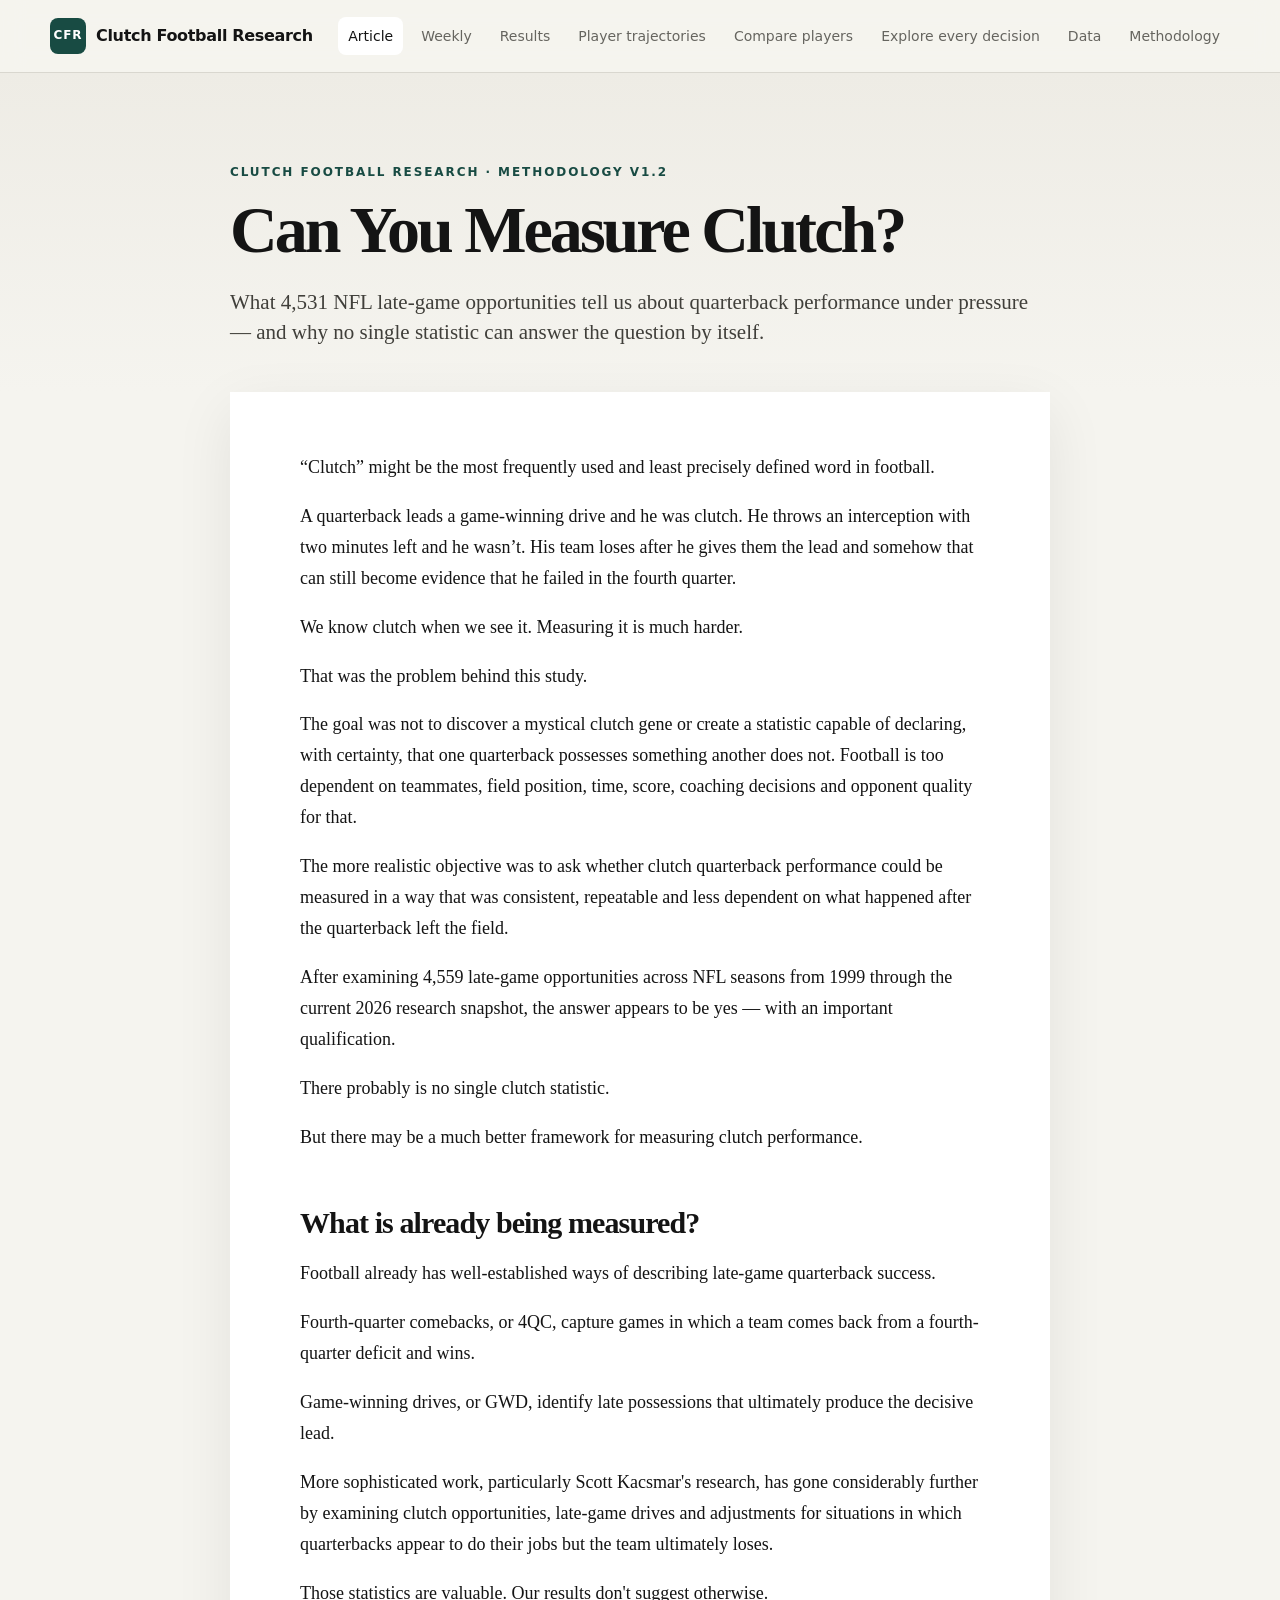
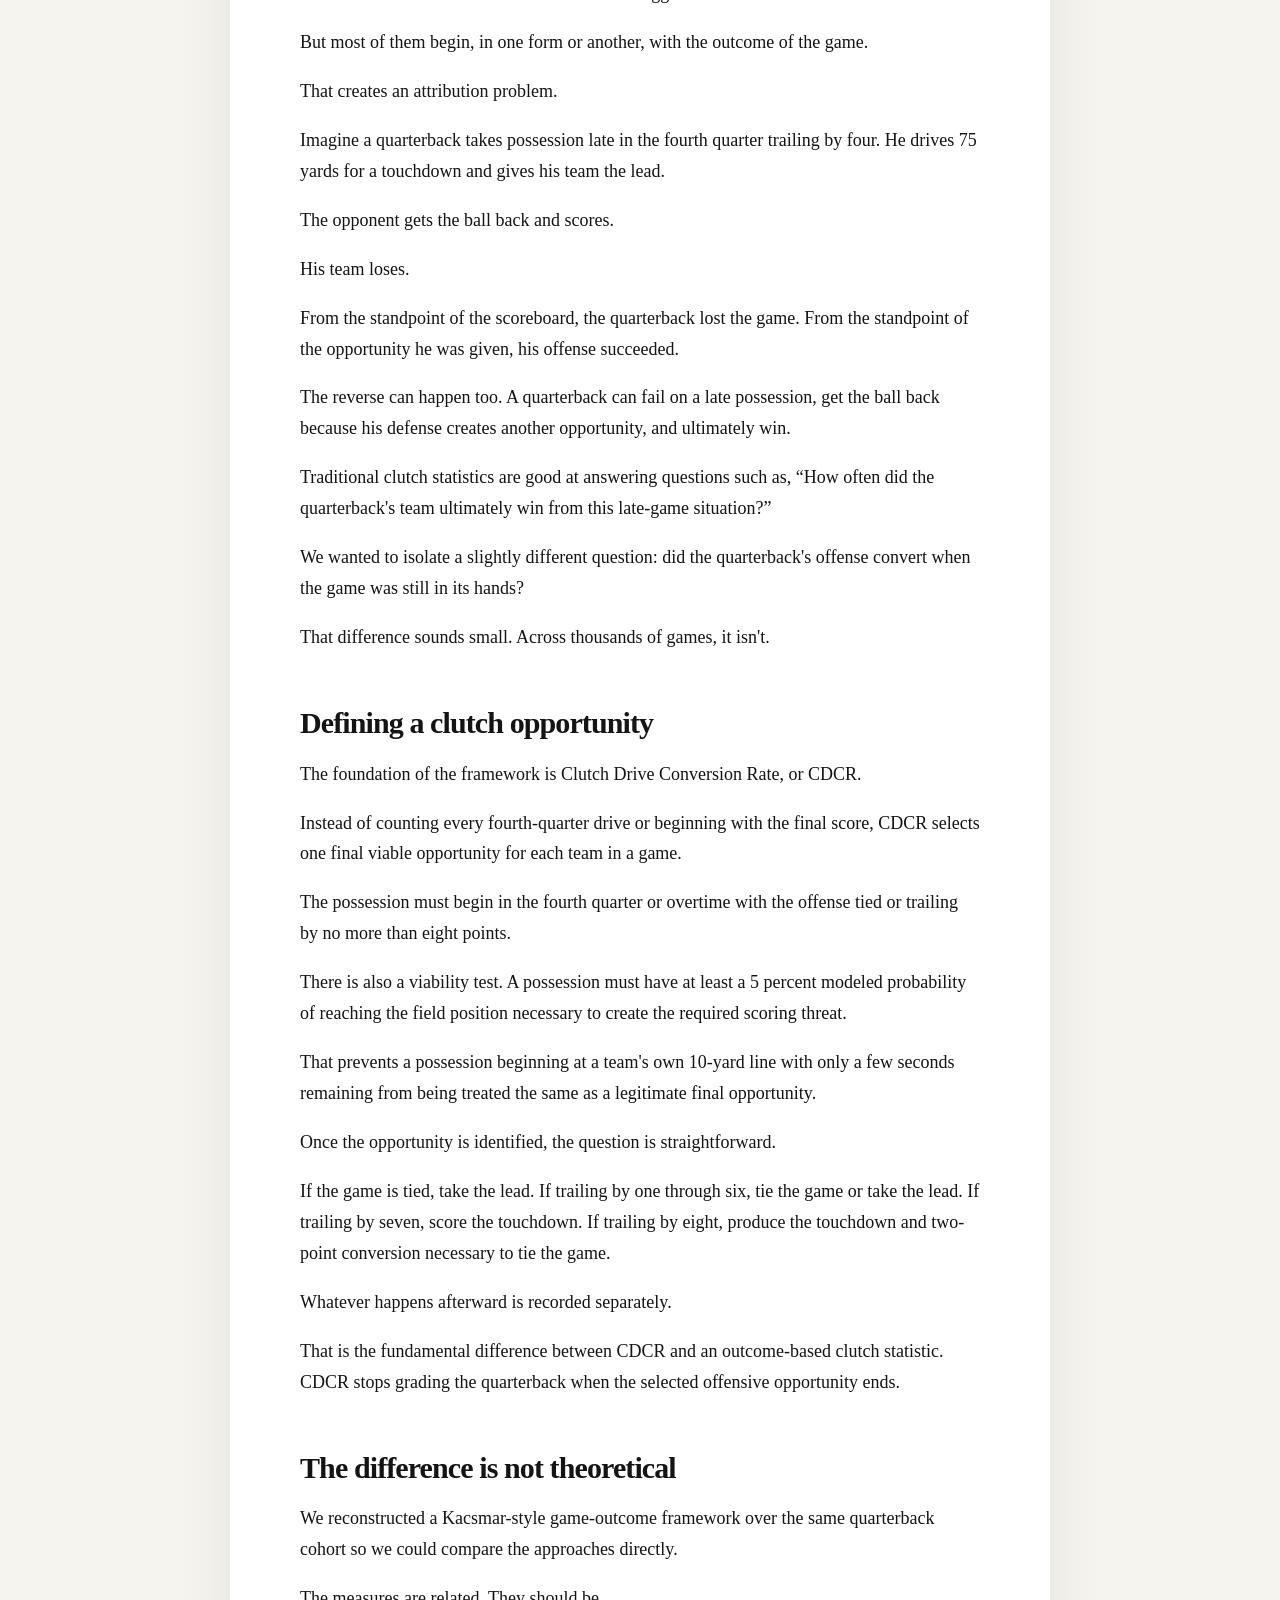
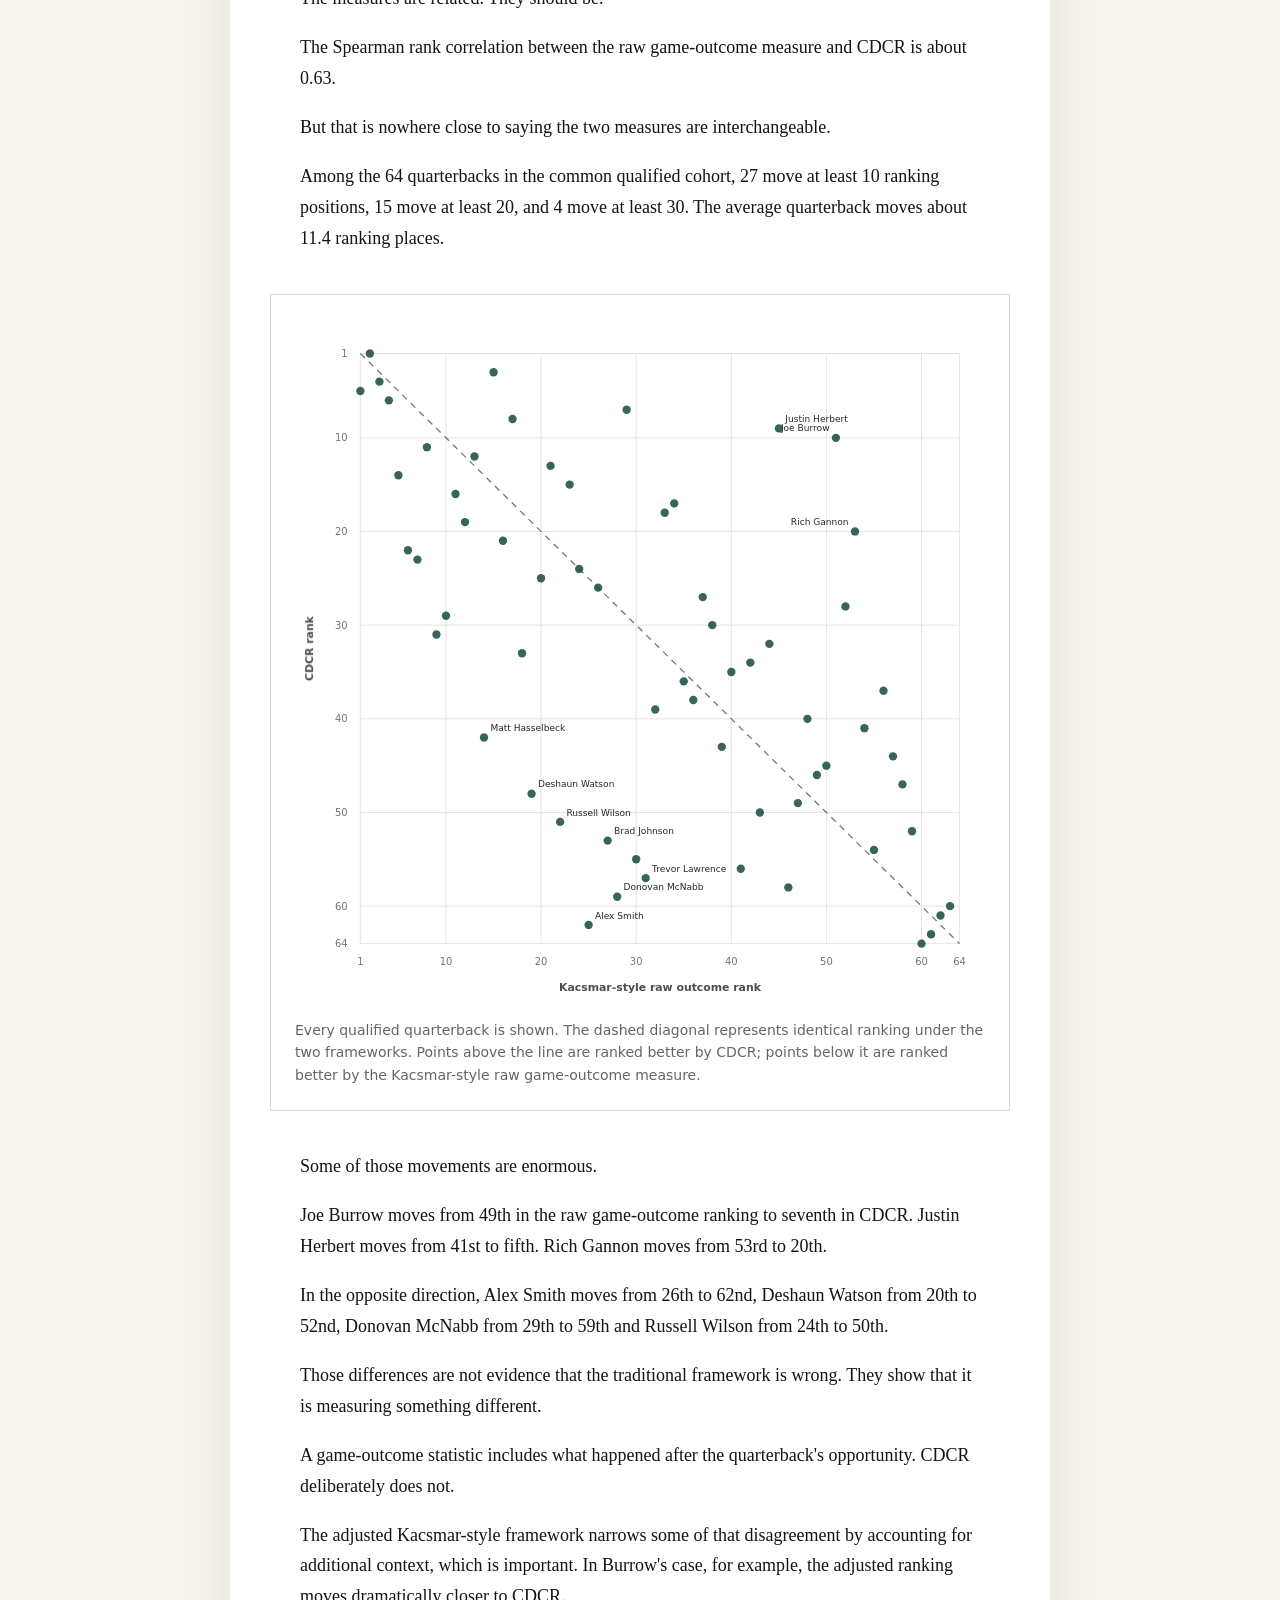
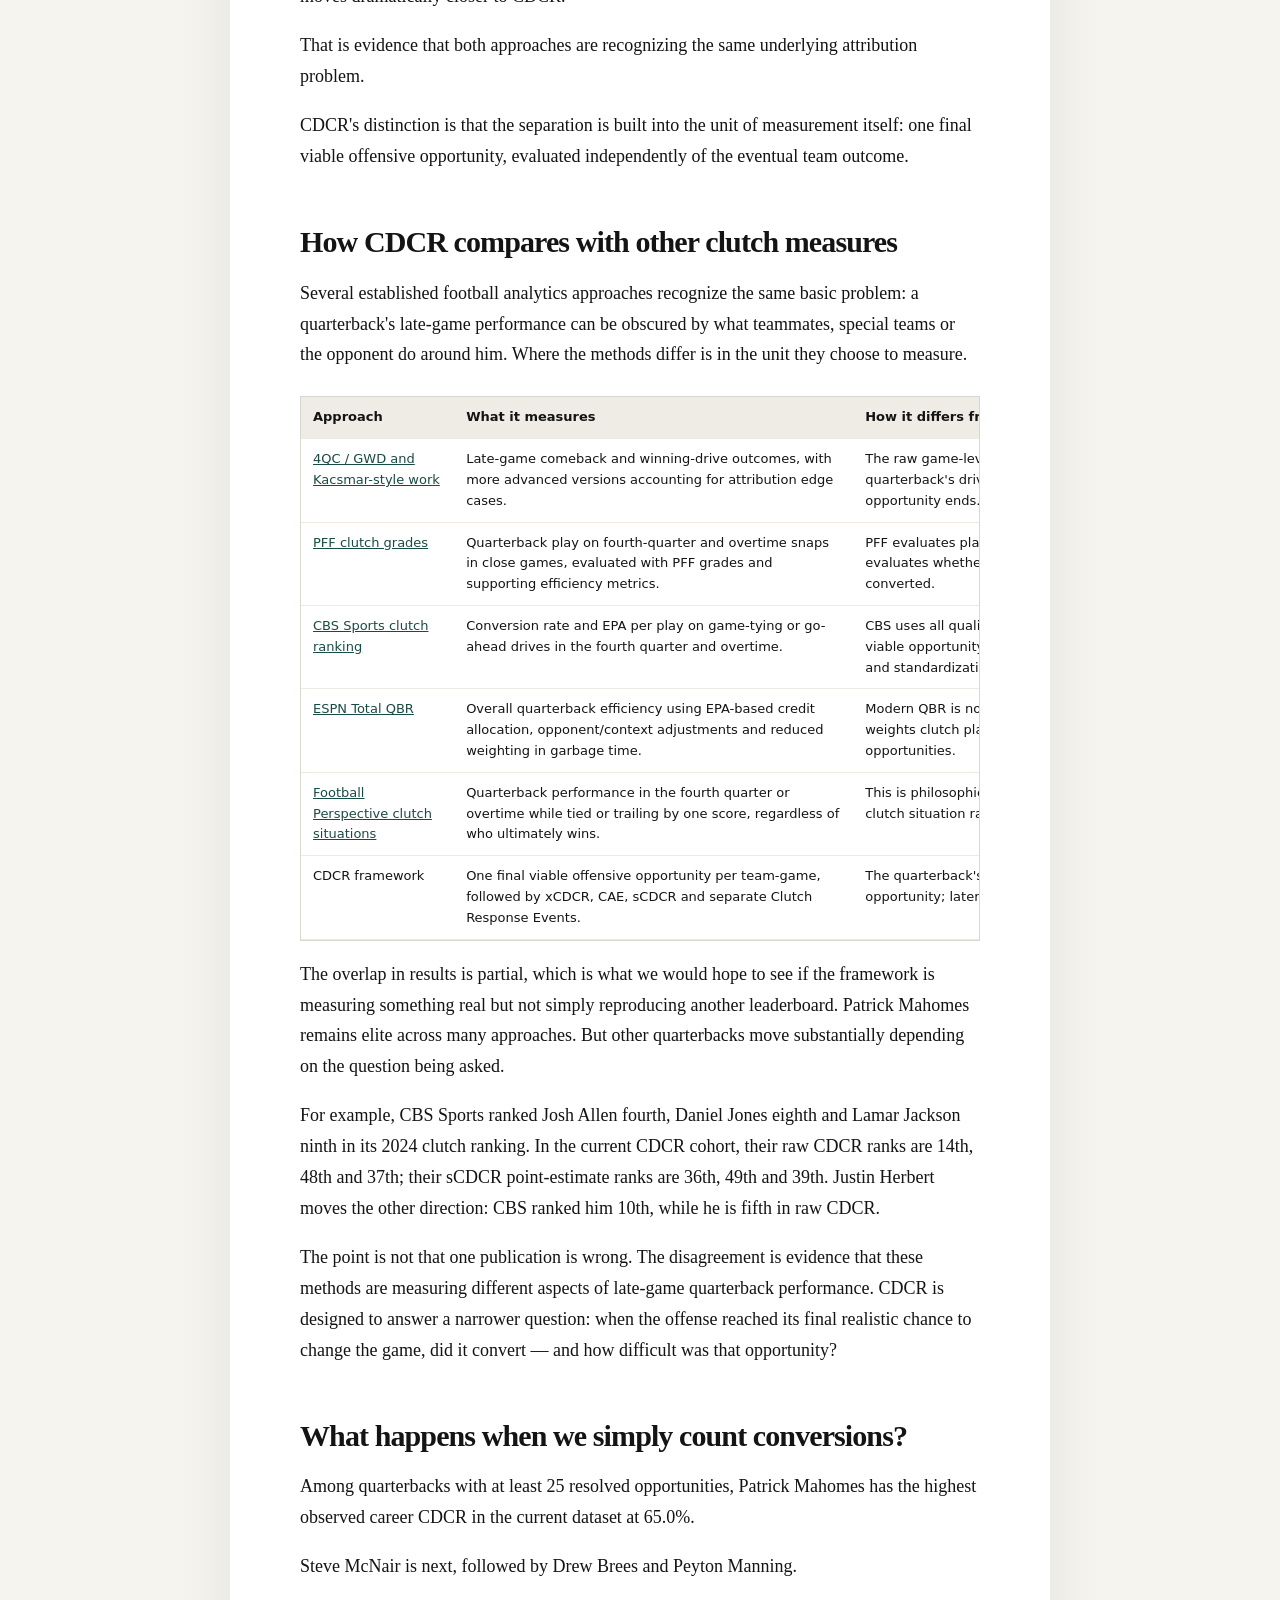
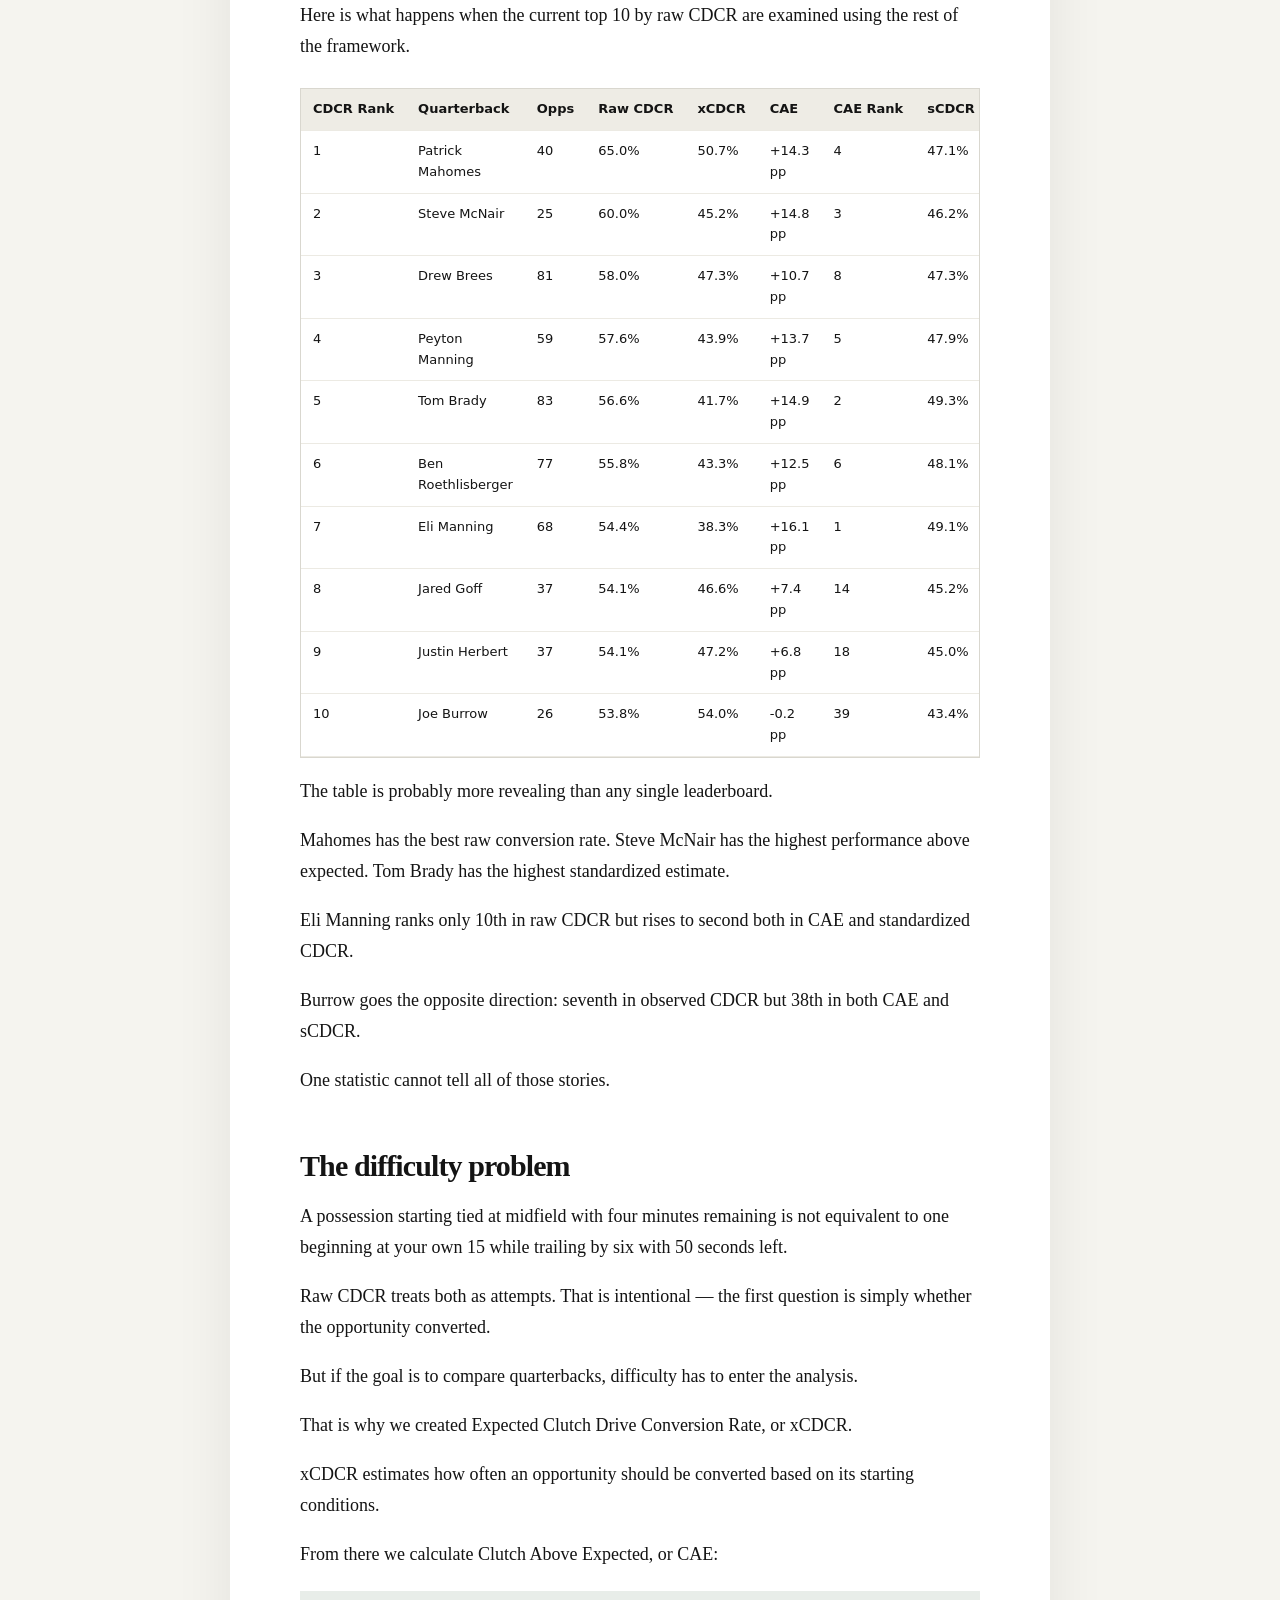
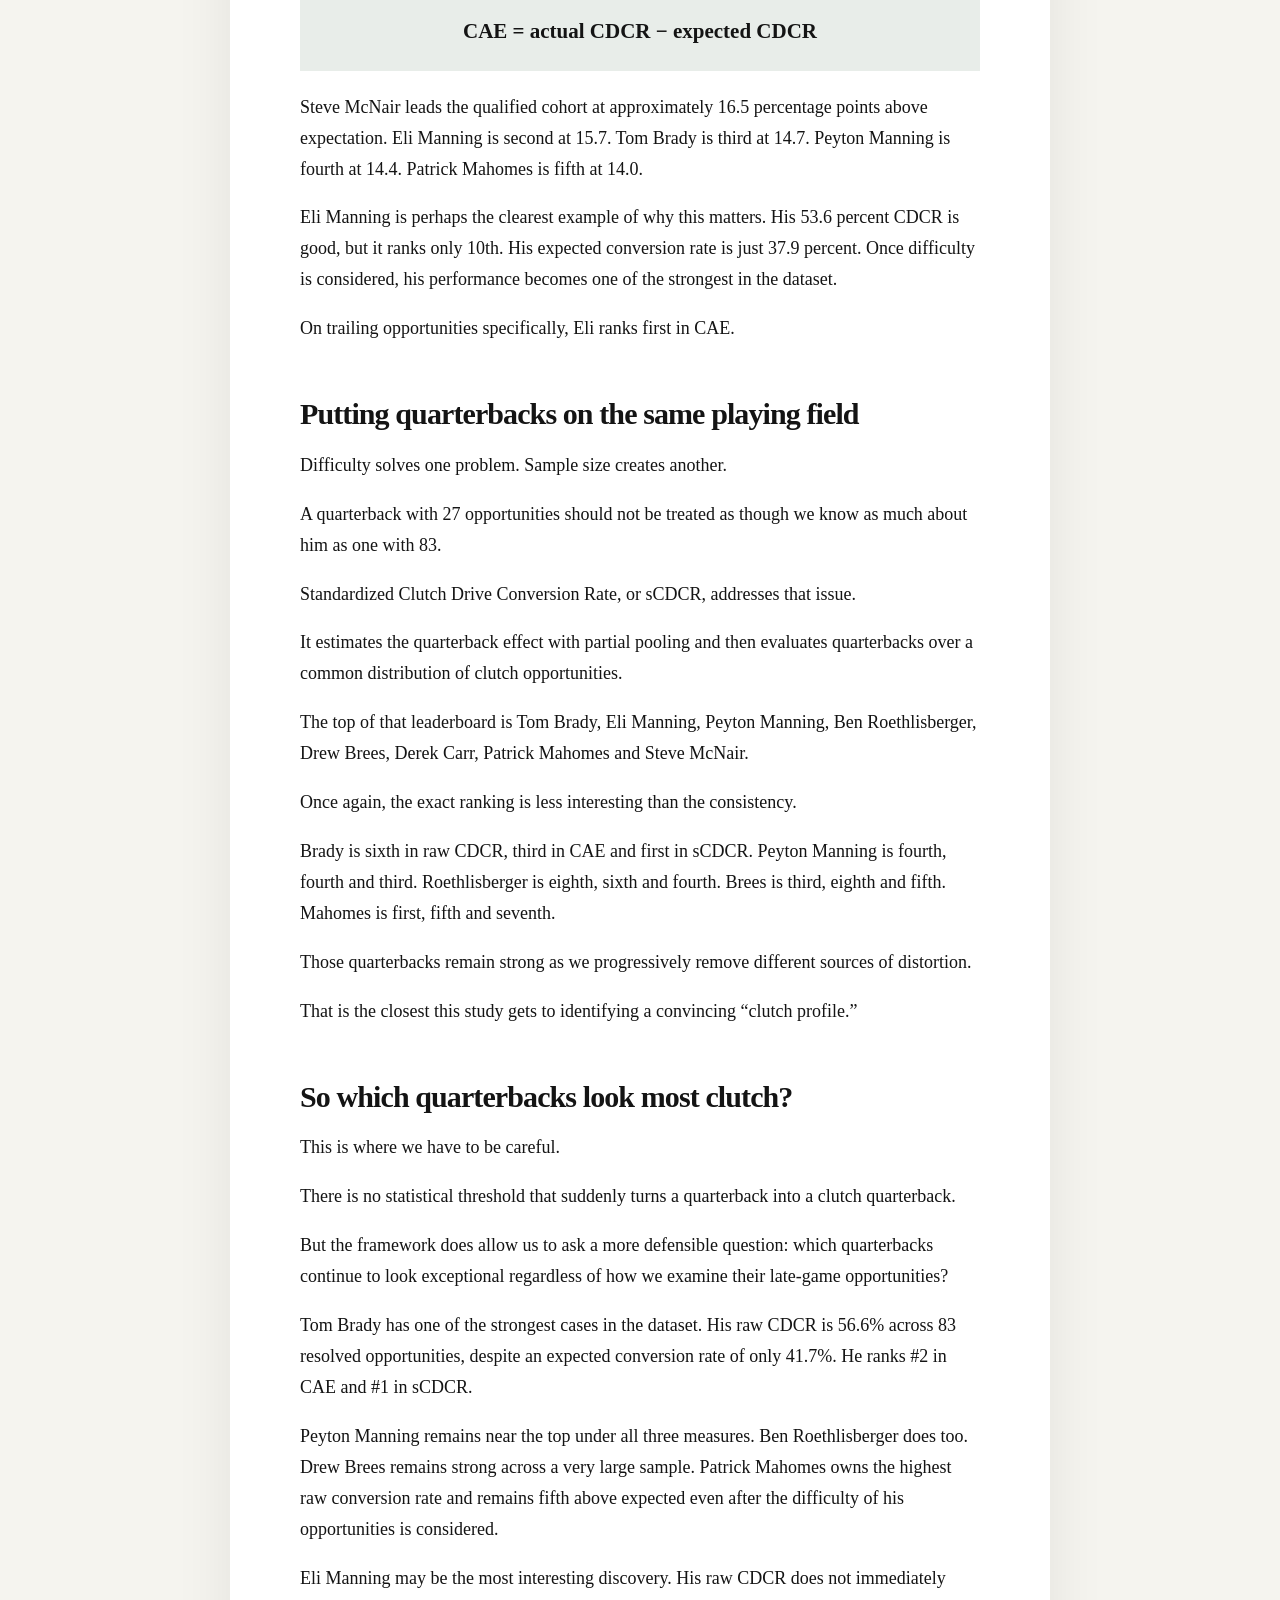
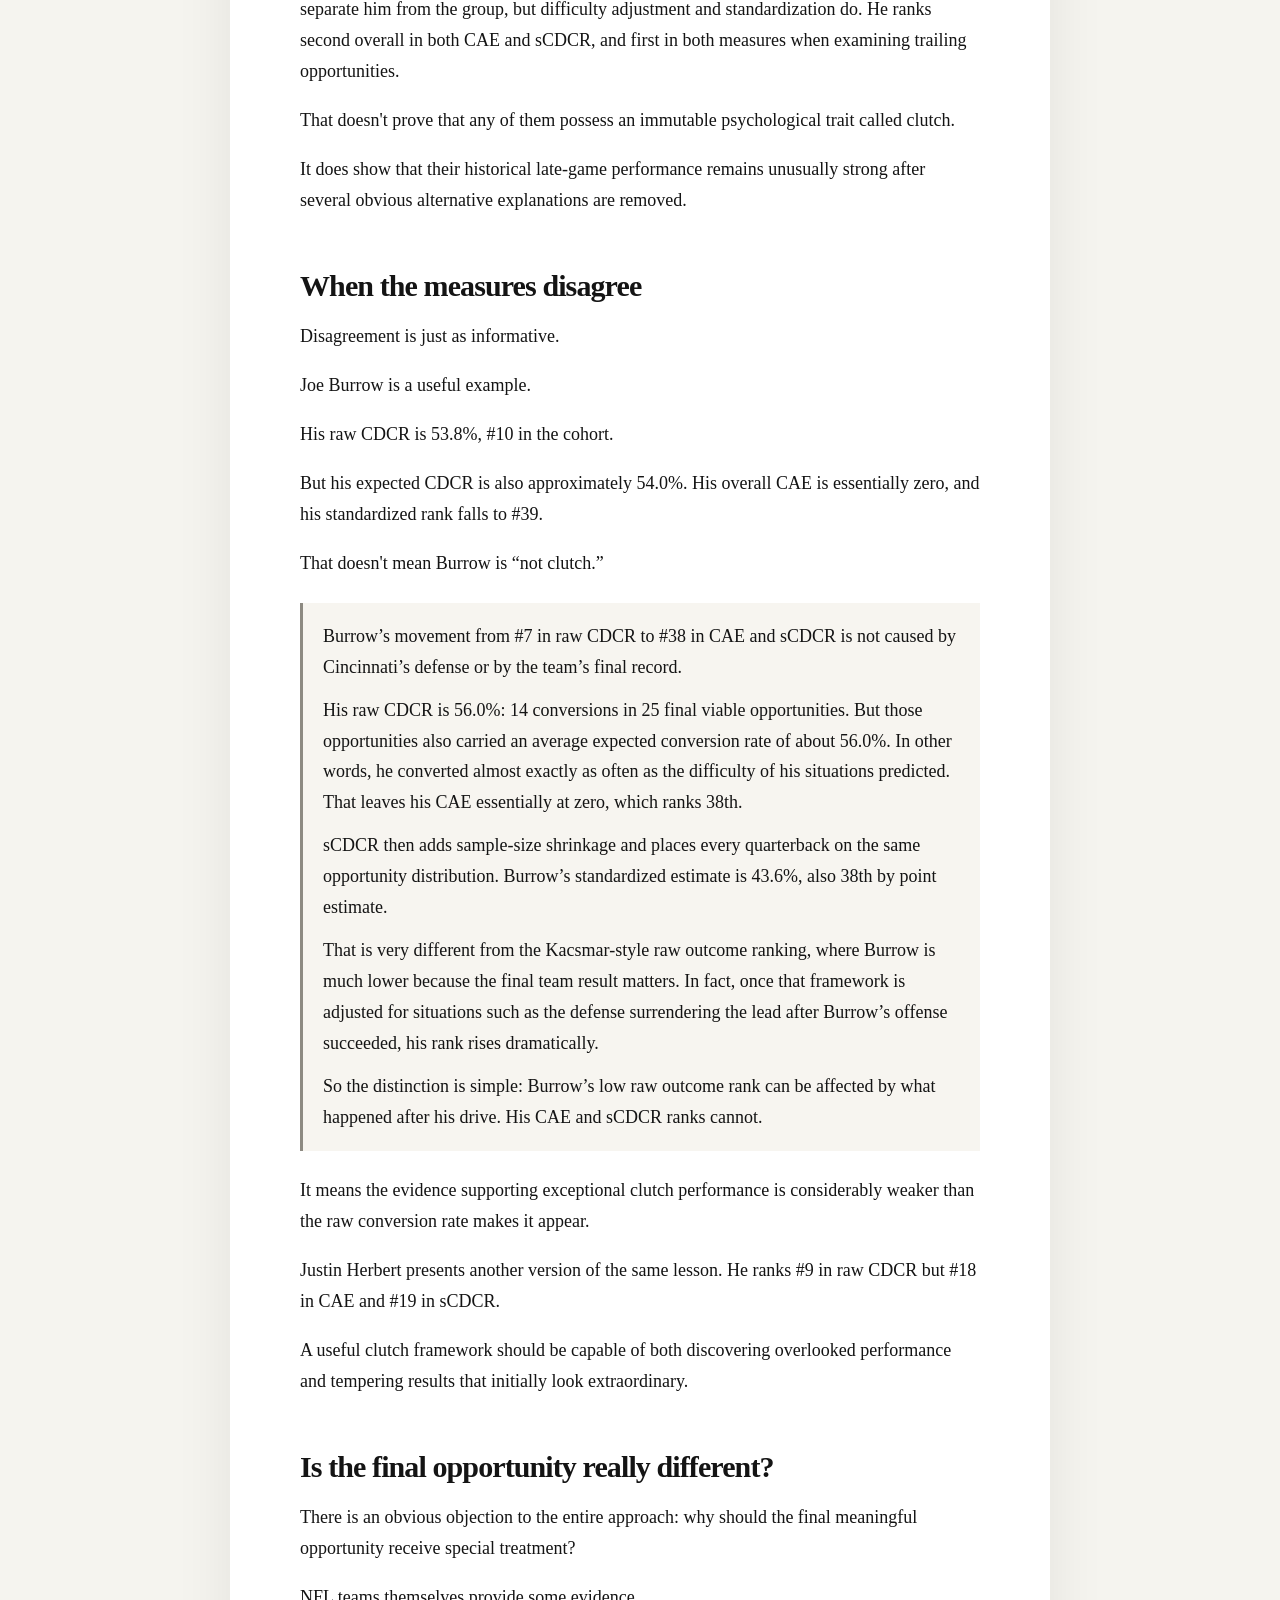
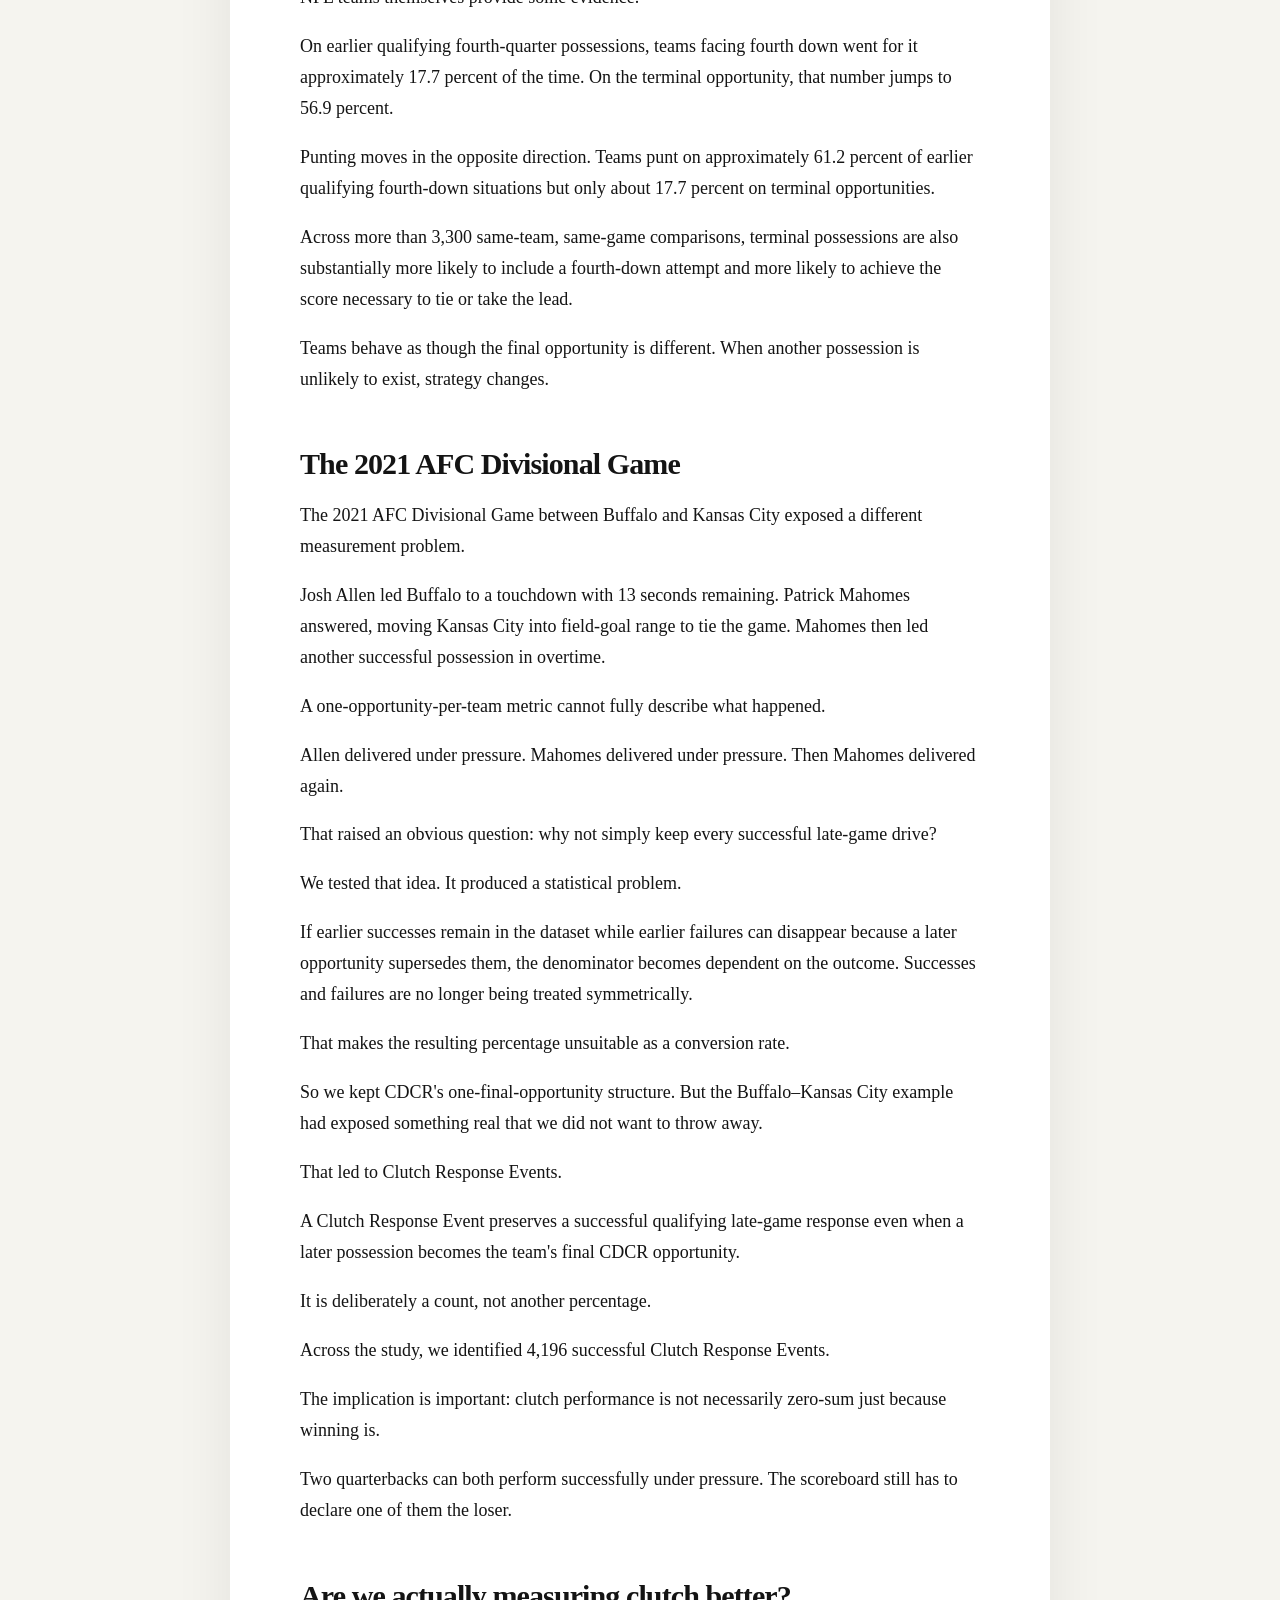
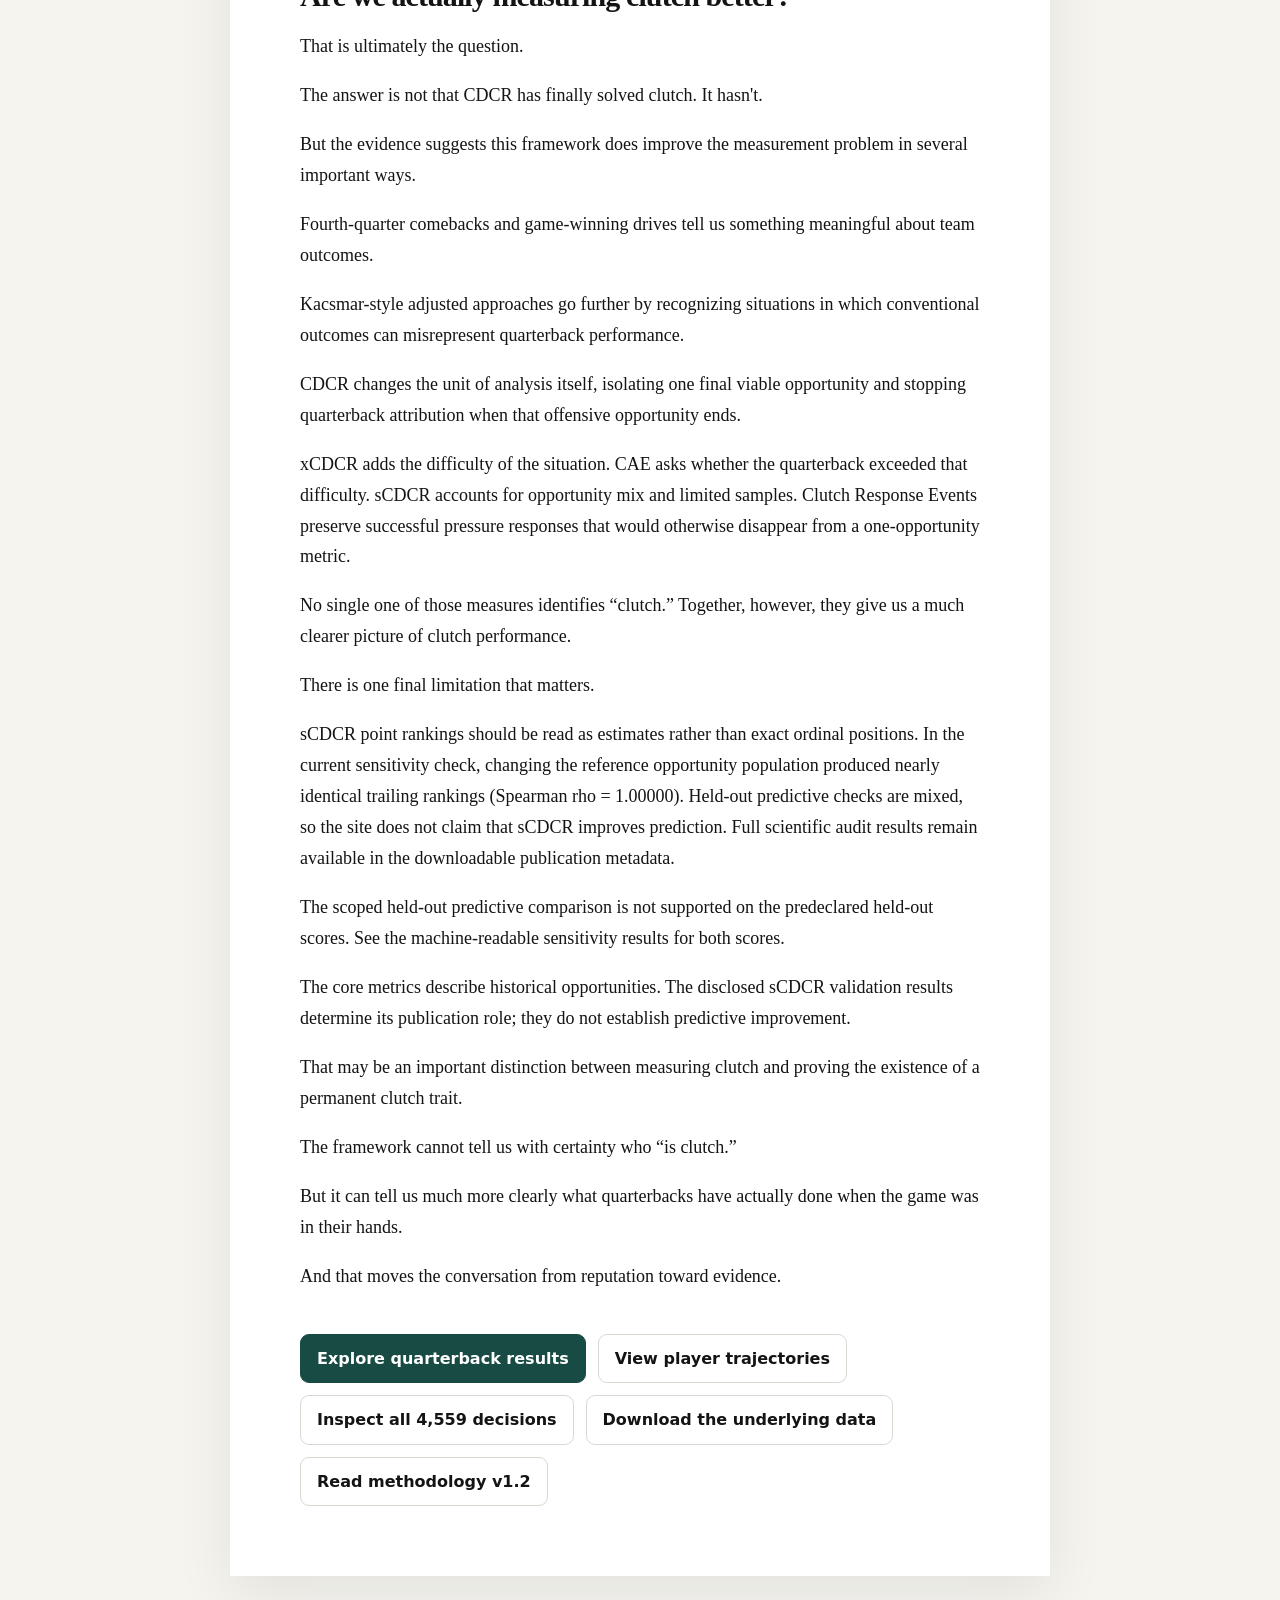
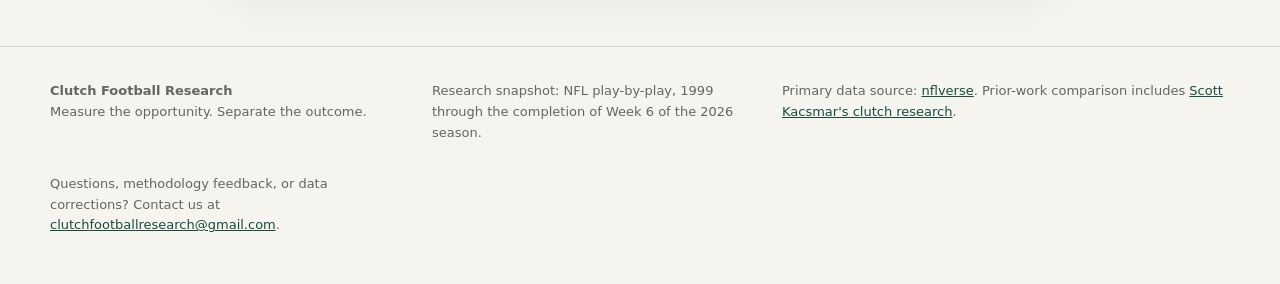
<file: index.html>
<!doctype html>
<html lang="en">
<head>
  <meta charset="utf-8">
  <meta name="viewport" content="width=device-width, initial-scale=1">
  <meta name="robots" content="noindex, nofollow">
  <title>Can You Measure Clutch? | Clutch Football Research</title>
  <meta name="description" content="What 4,531 NFL late-game opportunities tell us about quarterback performance under pressure — and why no single statistic can answer the question by itself.">
  <link rel="stylesheet" href="assets/styles.css?v=20261002-compare-careers-1">
  
</head>
<body>
<header class="site-header">
  <div class="shell header-inner">
    <a class="brand" href="index.html"><span class="brand-mark">CFR</span><span>Clutch Football Research</span></a>
    <nav><a class="nav-link active" href="index.html">Article</a><a class="nav-link " href="weekly.html">Weekly</a><a class="nav-link " href="results.html">Results</a><a class="nav-link " href="players.html">Player trajectories</a><a class="nav-link " href="compare.html">Compare players</a><a class="nav-link " href="explore.html">Explore every decision</a><a class="nav-link " href="data.html">Data</a><a class="nav-link " href="methodology.html">Methodology</a></nav>
  </div>
</header>
<main>

<section class="hero article-hero">
  <div class="shell article-shell">
    <div class="eyebrow">Clutch Football Research · Methodology v1.2</div>
    <h1>Can You Measure Clutch?</h1>
    <p class="dek">What 4,531 NFL late-game opportunities tell us about quarterback performance under pressure — and why no single statistic can answer the question by itself.</p>
  </div>
</section>

<article class="shell article-shell article longform">
<p>“Clutch” might be the most frequently used and least precisely defined word in football.</p>

<p>A quarterback leads a game-winning drive and he was clutch. He throws an interception with two minutes left and he wasn’t. His team loses after he gives them the lead and somehow that can still become evidence that he failed in the fourth quarter.</p>

<p>We know clutch when we see it. Measuring it is much harder.</p>

<p>That was the problem behind this study.</p>

<p>The goal was not to discover a mystical clutch gene or create a statistic capable of declaring, with certainty, that one quarterback possesses something another does not. Football is too dependent on teammates, field position, time, score, coaching decisions and opponent quality for that.</p>

<p>The more realistic objective was to ask whether clutch quarterback performance could be measured in a way that was consistent, repeatable and less dependent on what happened after the quarterback left the field.</p>

<p>After examining 4,559 late-game opportunities across NFL seasons from 1999 through the current 2026 research snapshot, the answer appears to be yes — with an important qualification.</p>

<p>There probably is no single clutch statistic.</p>

<p>But there may be a much better framework for measuring clutch performance.</p>

<h2>What is already being measured?</h2>

<p>Football already has well-established ways of describing late-game quarterback success.</p>

<p>Fourth-quarter comebacks, or 4QC, capture games in which a team comes back from a fourth-quarter deficit and wins.</p>

<p>Game-winning drives, or GWD, identify late possessions that ultimately produce the decisive lead.</p>

<p>More sophisticated work, particularly Scott Kacsmar's research, has gone considerably further by examining clutch opportunities, late-game drives and adjustments for situations in which quarterbacks appear to do their jobs but the team ultimately loses.</p>

<p>Those statistics are valuable. Our results don't suggest otherwise.</p>

<p>But most of them begin, in one form or another, with the outcome of the game.</p>

<p>That creates an attribution problem.</p>

<p>Imagine a quarterback takes possession late in the fourth quarter trailing by four. He drives 75 yards for a touchdown and gives his team the lead.</p>

<p>The opponent gets the ball back and scores.</p>

<p>His team loses.</p>

<p>From the standpoint of the scoreboard, the quarterback lost the game. From the standpoint of the opportunity he was given, his offense succeeded.</p>

<p>The reverse can happen too. A quarterback can fail on a late possession, get the ball back because his defense creates another opportunity, and ultimately win.</p>

<p>Traditional clutch statistics are good at answering questions such as, “How often did the quarterback's team ultimately win from this late-game situation?”</p>

<p>We wanted to isolate a slightly different question: did the quarterback's offense convert when the game was still in its hands?</p>

<p>That difference sounds small. Across thousands of games, it isn't.</p>

<h2>Defining a clutch opportunity</h2>

<p>The foundation of the framework is Clutch Drive Conversion Rate, or CDCR.</p>

<p>Instead of counting every fourth-quarter drive or beginning with the final score, CDCR selects one final viable opportunity for each team in a game.</p>

<p>The possession must begin in the fourth quarter or overtime with the offense tied or trailing by no more than eight points.</p>

<p>There is also a viability test. A possession must have at least a 5 percent modeled probability of reaching the field position necessary to create the required scoring threat.</p>

<p>That prevents a possession beginning at a team's own 10-yard line with only a few seconds remaining from being treated the same as a legitimate final opportunity.</p>

<p>Once the opportunity is identified, the question is straightforward.</p>

<p>If the game is tied, take the lead. If trailing by one through six, tie the game or take the lead. If trailing by seven, score the touchdown. If trailing by eight, produce the touchdown and two-point conversion necessary to tie the game.</p>

<p>Whatever happens afterward is recorded separately.</p>

<p>That is the fundamental difference between CDCR and an outcome-based clutch statistic. CDCR stops grading the quarterback when the selected offensive opportunity ends.</p>

<h2>The difference is not theoretical</h2>

<p>We reconstructed a Kacsmar-style game-outcome framework over the same quarterback cohort so we could compare the approaches directly.</p>

<p>The measures are related. They should be.</p>

<p>The Spearman rank correlation between the raw game-outcome measure and CDCR is about 0.63.</p>

<p>But that is nowhere close to saying the two measures are interchangeable.</p>

<p>Among the 64 quarterbacks in the common qualified cohort, 27 move at least 10 ranking positions, 15 move at least 20, and 4 move at least 30. The average quarterback moves about 11.4 ranking places.</p>

<figure class="wide-figure rank-scatter">
  <svg viewBox="0 0 760 760" role="img" aria-label="Scatter plot comparing Kacsmar-style raw outcome rank and CDCR rank for all qualified quarterbacks"><rect width="100%" height="100%" fill="white"/><line x1="72.0" y1="38" x2="72.0" y2="688" class="scatter-grid"/><line x1="72" y1="38.0" x2="732" y2="38.0" class="scatter-grid"/><text x="72.0" y="712" text-anchor="middle" class="scatter-axis">1</text><text x="58" y="42.0" text-anchor="end" class="scatter-axis">1</text><line x1="166.3" y1="38" x2="166.3" y2="688" class="scatter-grid"/><line x1="72" y1="130.9" x2="732" y2="130.9" class="scatter-grid"/><text x="166.3" y="712" text-anchor="middle" class="scatter-axis">10</text><text x="58" y="134.9" text-anchor="end" class="scatter-axis">10</text><line x1="271.0" y1="38" x2="271.0" y2="688" class="scatter-grid"/><line x1="72" y1="234.0" x2="732" y2="234.0" class="scatter-grid"/><text x="271.0" y="712" text-anchor="middle" class="scatter-axis">20</text><text x="58" y="238.0" text-anchor="end" class="scatter-axis">20</text><line x1="375.8" y1="38" x2="375.8" y2="688" class="scatter-grid"/><line x1="72" y1="337.2" x2="732" y2="337.2" class="scatter-grid"/><text x="375.8" y="712" text-anchor="middle" class="scatter-axis">30</text><text x="58" y="341.2" text-anchor="end" class="scatter-axis">30</text><line x1="480.6" y1="38" x2="480.6" y2="688" class="scatter-grid"/><line x1="72" y1="440.4" x2="732" y2="440.4" class="scatter-grid"/><text x="480.6" y="712" text-anchor="middle" class="scatter-axis">40</text><text x="58" y="444.4" text-anchor="end" class="scatter-axis">40</text><line x1="585.3" y1="38" x2="585.3" y2="688" class="scatter-grid"/><line x1="72" y1="543.6" x2="732" y2="543.6" class="scatter-grid"/><text x="585.3" y="712" text-anchor="middle" class="scatter-axis">50</text><text x="58" y="547.6" text-anchor="end" class="scatter-axis">50</text><line x1="690.1" y1="38" x2="690.1" y2="688" class="scatter-grid"/><line x1="72" y1="646.7" x2="732" y2="646.7" class="scatter-grid"/><text x="690.1" y="712" text-anchor="middle" class="scatter-axis">60</text><text x="58" y="650.7" text-anchor="end" class="scatter-axis">60</text><line x1="732.0" y1="38" x2="732.0" y2="688" class="scatter-grid"/><line x1="72" y1="688.0" x2="732" y2="688.0" class="scatter-grid"/><text x="732.0" y="712" text-anchor="middle" class="scatter-axis">64</text><text x="58" y="692.0" text-anchor="end" class="scatter-axis">64</text><line x1="72.0" y1="38.0" x2="732.0" y2="688.0" class="scatter-agreement"/><circle cx="82.5" cy="38.0" r="4.6" class="scatter-point"><title>Patrick Mahomes: Kacsmar-style raw #2, CDCR #1</title></circle><circle cx="218.7" cy="58.6" r="4.6" class="scatter-point"><title>Drew Brees: Kacsmar-style raw #15, CDCR #3</title></circle><circle cx="93.0" cy="69.0" r="4.6" class="scatter-point"><title>Peyton Manning: Kacsmar-style raw #3, CDCR #4</title></circle><circle cx="72.0" cy="79.3" r="4.6" class="scatter-point"><title>Tom Brady: Kacsmar-style raw #1, CDCR #5</title></circle><circle cx="103.4" cy="89.6" r="4.6" class="scatter-point"><title>Ben Roethlisberger: Kacsmar-style raw #4, CDCR #6</title></circle><circle cx="365.3" cy="99.9" r="4.6" class="scatter-point"><title>Eli Manning: Kacsmar-style raw #29, CDCR #7</title></circle><circle cx="239.6" cy="110.2" r="4.6" class="scatter-point"><title>Jared Goff: Kacsmar-style raw #17, CDCR #8</title></circle><circle cx="533.0" cy="120.5" r="4.6" class="scatter-point"><title>Justin Herbert: Kacsmar-style raw #45, CDCR #9</title></circle><text x="540.0" y="113.5" text-anchor="start" class="scatter-label">Justin Herbert</text><circle cx="595.8" cy="130.9" r="4.6" class="scatter-point"><title>Joe Burrow: Kacsmar-style raw #51, CDCR #10</title></circle><text x="588.8" y="123.9" text-anchor="end" class="scatter-label">Joe Burrow</text><circle cx="145.3" cy="141.2" r="4.6" class="scatter-point"><title>Jake Delhomme: Kacsmar-style raw #8, CDCR #11</title></circle><circle cx="197.7" cy="151.5" r="4.6" class="scatter-point"><title>Ryan Tannehill: Kacsmar-style raw #13, CDCR #12</title></circle><circle cx="281.5" cy="161.8" r="4.6" class="scatter-point"><title>Derek Carr: Kacsmar-style raw #21, CDCR #13</title></circle><circle cx="113.9" cy="172.1" r="4.6" class="scatter-point"><title>Josh Allen: Kacsmar-style raw #5, CDCR #14</title></circle><circle cx="302.5" cy="182.4" r="4.6" class="scatter-point"><title>Carson Palmer: Kacsmar-style raw #23, CDCR #15</title></circle><circle cx="176.8" cy="192.8" r="4.6" class="scatter-point"><title>Dak Prescott: Kacsmar-style raw #11, CDCR #16</title></circle><circle cx="417.7" cy="203.1" r="4.6" class="scatter-point"><title>Geno Smith: Kacsmar-style raw #34, CDCR #17</title></circle><circle cx="407.2" cy="213.4" r="4.6" class="scatter-point"><title>Marcus Mariota: Kacsmar-style raw #33, CDCR #18</title></circle><circle cx="187.2" cy="223.7" r="4.6" class="scatter-point"><title>Jake Plummer: Kacsmar-style raw #12, CDCR #19</title></circle><circle cx="616.8" cy="234.0" r="4.6" class="scatter-point"><title>Rich Gannon: Kacsmar-style raw #53, CDCR #20</title></circle><text x="609.8" y="227.0" text-anchor="end" class="scatter-label">Rich Gannon</text><circle cx="229.1" cy="244.3" r="4.6" class="scatter-point"><title>Matthew Stafford: Kacsmar-style raw #16, CDCR #21</title></circle><circle cx="124.4" cy="254.7" r="4.6" class="scatter-point"><title>Tony Romo: Kacsmar-style raw #6, CDCR #22</title></circle><circle cx="134.9" cy="265.0" r="4.6" class="scatter-point"><title>David Garrard: Kacsmar-style raw #7, CDCR #23</title></circle><circle cx="313.0" cy="275.3" r="4.6" class="scatter-point"><title>Kirk Cousins: Kacsmar-style raw #24, CDCR #24</title></circle><circle cx="271.0" cy="285.6" r="4.6" class="scatter-point"><title>Marc Bulger: Kacsmar-style raw #20, CDCR #25</title></circle><circle cx="333.9" cy="295.9" r="4.6" class="scatter-point"><title>Brett Favre: Kacsmar-style raw #26, CDCR #26</title></circle><circle cx="449.1" cy="306.3" r="4.6" class="scatter-point"><title>Aaron Rodgers: Kacsmar-style raw #37, CDCR #27</title></circle><circle cx="606.3" cy="316.6" r="4.6" class="scatter-point"><title>Cam Newton: Kacsmar-style raw #52, CDCR #28</title></circle><circle cx="166.3" cy="326.9" r="4.6" class="scatter-point"><title>Jay Cutler: Kacsmar-style raw #10, CDCR #29</title></circle><circle cx="459.6" cy="337.2" r="4.6" class="scatter-point"><title>Mike Vick: Kacsmar-style raw #38, CDCR #30</title></circle><circle cx="155.8" cy="347.5" r="4.6" class="scatter-point"><title>Aaron Brooks: Kacsmar-style raw #9, CDCR #31</title></circle><circle cx="522.5" cy="357.8" r="4.6" class="scatter-point"><title>Matt Schaub: Kacsmar-style raw #44, CDCR #32</title></circle><circle cx="250.1" cy="368.2" r="4.6" class="scatter-point"><title>Matt Ryan: Kacsmar-style raw #18, CDCR #33</title></circle><circle cx="501.5" cy="378.5" r="4.6" class="scatter-point"><title>Brian Griese: Kacsmar-style raw #42, CDCR #34</title></circle><circle cx="480.6" cy="388.8" r="4.6" class="scatter-point"><title>Trent Green: Kacsmar-style raw #40, CDCR #35</title></circle><circle cx="428.2" cy="399.1" r="4.6" class="scatter-point"><title>Lamar Jackson: Kacsmar-style raw #35, CDCR #36</title></circle><circle cx="648.2" cy="409.4" r="4.6" class="scatter-point"><title>Jameis Winston: Kacsmar-style raw #56, CDCR #37</title></circle><circle cx="438.7" cy="419.7" r="4.6" class="scatter-point"><title>Andy Dalton: Kacsmar-style raw #36, CDCR #38</title></circle><circle cx="396.8" cy="430.1" r="4.6" class="scatter-point"><title>Jeff Garcia: Kacsmar-style raw #32, CDCR #39</title></circle><circle cx="564.4" cy="440.4" r="4.6" class="scatter-point"><title>Matt Cassel: Kacsmar-style raw #48, CDCR #40</title></circle><circle cx="627.2" cy="450.7" r="4.6" class="scatter-point"><title>Philip Rivers: Kacsmar-style raw #54, CDCR #41</title></circle><circle cx="208.2" cy="461.0" r="4.6" class="scatter-point"><title>Matt Hasselbeck: Kacsmar-style raw #14, CDCR #42</title></circle><text x="215.2" y="454.0" text-anchor="start" class="scatter-label">Matt Hasselbeck</text><circle cx="470.1" cy="471.3" r="4.6" class="scatter-point"><title>Sam Darnold: Kacsmar-style raw #39, CDCR #43</title></circle><circle cx="658.7" cy="481.7" r="4.6" class="scatter-point"><title>Baker Mayfield: Kacsmar-style raw #57, CDCR #44</title></circle><circle cx="585.3" cy="492.0" r="4.6" class="scatter-point"><title>Joe Flacco: Kacsmar-style raw #50, CDCR #45</title></circle><circle cx="574.9" cy="502.3" r="4.6" class="scatter-point"><title>Carson Wentz: Kacsmar-style raw #49, CDCR #46</title></circle><circle cx="669.1" cy="512.6" r="4.6" class="scatter-point"><title>Chad Pennington: Kacsmar-style raw #58, CDCR #47</title></circle><circle cx="260.6" cy="522.9" r="4.6" class="scatter-point"><title>Deshaun Watson: Kacsmar-style raw #19, CDCR #48</title></circle><text x="267.6" y="515.9" text-anchor="start" class="scatter-label">Deshaun Watson</text><circle cx="553.9" cy="533.2" r="4.6" class="scatter-point"><title>Daniel Jones: Kacsmar-style raw #47, CDCR #49</title></circle><circle cx="512.0" cy="543.6" r="4.6" class="scatter-point"><title>Kyler Murray: Kacsmar-style raw #43, CDCR #50</title></circle><circle cx="292.0" cy="553.9" r="4.6" class="scatter-point"><title>Russell Wilson: Kacsmar-style raw #22, CDCR #51</title></circle><text x="299.0" y="546.9" text-anchor="start" class="scatter-label">Russell Wilson</text><circle cx="679.6" cy="564.2" r="4.6" class="scatter-point"><title>Ryan Fitzpatrick: Kacsmar-style raw #59, CDCR #52</title></circle><circle cx="344.4" cy="574.5" r="4.6" class="scatter-point"><title>Brad Johnson: Kacsmar-style raw #27, CDCR #53</title></circle><text x="351.4" y="567.5" text-anchor="start" class="scatter-label">Brad Johnson</text><circle cx="637.7" cy="584.8" r="4.6" class="scatter-point"><title>Drew Bledsoe: Kacsmar-style raw #55, CDCR #54</title></circle><circle cx="375.8" cy="595.1" r="4.6" class="scatter-point"><title>Kerry Collins: Kacsmar-style raw #30, CDCR #55</title></circle><circle cx="491.0" cy="605.5" r="4.6" class="scatter-point"><title>Kurt Warner: Kacsmar-style raw #41, CDCR #56</title></circle><circle cx="386.3" cy="615.8" r="4.6" class="scatter-point"><title>Trevor Lawrence: Kacsmar-style raw #31, CDCR #57</title></circle><text x="393.3" y="608.8" text-anchor="start" class="scatter-label">Trevor Lawrence</text><circle cx="543.4" cy="626.1" r="4.6" class="scatter-point"><title>Jon Kitna: Kacsmar-style raw #46, CDCR #58</title></circle><circle cx="354.9" cy="636.4" r="4.6" class="scatter-point"><title>Donovan McNabb: Kacsmar-style raw #28, CDCR #59</title></circle><text x="361.9" y="629.4" text-anchor="start" class="scatter-label">Donovan McNabb</text><circle cx="721.5" cy="646.7" r="4.6" class="scatter-point"><title>Jacoby Brissett: Kacsmar-style raw #63, CDCR #60</title></circle><circle cx="711.0" cy="657.0" r="4.6" class="scatter-point"><title>Josh McCown: Kacsmar-style raw #62, CDCR #61</title></circle><circle cx="323.4" cy="667.4" r="4.6" class="scatter-point"><title>Alex Smith: Kacsmar-style raw #25, CDCR #62</title></circle><text x="330.4" y="660.4" text-anchor="start" class="scatter-label">Alex Smith</text><circle cx="700.6" cy="677.7" r="4.6" class="scatter-point"><title>Blake Bortles: Kacsmar-style raw #61, CDCR #63</title></circle><circle cx="690.1" cy="688.0" r="4.6" class="scatter-point"><title>Jason Campbell: Kacsmar-style raw #60, CDCR #64</title></circle><text x="402.0" y="740" text-anchor="middle" class="scatter-title">Kacsmar-style raw outcome rank</text><text x="20" y="363.0" text-anchor="middle" class="scatter-title" transform="rotate(-90 20 363.0)">CDCR rank</text></svg>
  <figcaption>Every qualified quarterback is shown. The dashed diagonal represents identical ranking under the two frameworks. Points above the line are ranked better by CDCR; points below it are ranked better by the Kacsmar-style raw game-outcome measure.</figcaption>
</figure>

<p>Some of those movements are enormous.</p>

<p>Joe Burrow moves from 49th in the raw game-outcome ranking to seventh in CDCR. Justin Herbert moves from 41st to fifth. Rich Gannon moves from 53rd to 20th.</p>

<p>In the opposite direction, Alex Smith moves from 26th to 62nd, Deshaun Watson from 20th to 52nd, Donovan McNabb from 29th to 59th and Russell Wilson from 24th to 50th.</p>

<p>Those differences are not evidence that the traditional framework is wrong. They show that it is measuring something different.</p>

<p>A game-outcome statistic includes what happened after the quarterback's opportunity. CDCR deliberately does not.</p>

<p>The adjusted Kacsmar-style framework narrows some of that disagreement by accounting for additional context, which is important. In Burrow's case, for example, the adjusted ranking moves dramatically closer to CDCR.</p>

<p>That is evidence that both approaches are recognizing the same underlying attribution problem.</p>

<p>CDCR's distinction is that the separation is built into the unit of measurement itself: one final viable offensive opportunity, evaluated independently of the eventual team outcome.</p>

<h2>How CDCR compares with other clutch measures</h2>

<p>Several established football analytics approaches recognize the same basic problem: a quarterback's late-game performance can be obscured by what teammates, special teams or the opponent do around him. Where the methods differ is in the unit they choose to measure.</p>

<div class="table-wrap article-table">
<table class="data-table publication-comparison-table">
<thead>
<tr><th>Approach</th><th>What it measures</th><th>How it differs from CDCR</th></tr>
</thead>
<tbody>
<tr>
<td><a href="https://www.footballperspective.com/guest-post-quarterbacks-in-clutch-situations-2015/" rel="noopener">4QC / GWD and Kacsmar-style work</a></td>
<td>Late-game comeback and winning-drive outcomes, with more advanced versions accounting for attribution edge cases.</td>
<td>The raw game-level result can still depend on what happens after the quarterback's drive. CDCR locks the offensive result when the selected opportunity ends.</td>
</tr>
<tr>
<td><a href="https://www.pff.com/news/nfl-clutch-quarterback-play-2025" rel="noopener">PFF clutch grades</a></td>
<td>Quarterback play on fourth-quarter and overtime snaps in close games, evaluated with PFF grades and supporting efficiency metrics.</td>
<td>PFF evaluates play quality across many high-leverage snaps. CDCR evaluates whether one final viable offensive opportunity was converted.</td>
</tr>
<tr>
<td><a href="https://www.cbssports.com/nfl/news/ranking-nfls-top-10-clutch-qbs-no-surprise-at-no-1-c-j-stroud-ranks-high-daniel-jones-cracks-list/" rel="noopener">CBS Sports clutch ranking</a></td>
<td>Conversion rate and EPA per play on game-tying or go-ahead drives in the fourth quarter and overtime.</td>
<td>CBS uses all qualifying late drives and EPA. CDCR selects one terminal viable opportunity and then separates observed conversion, difficulty and standardization.</td>
</tr>
<tr>
<td><a href="https://www.espn.com/blog/statsinfo/post/_/id/123701/how-is-total-qbr-calculated-we-explain-our-quarterback-rating" rel="noopener">ESPN Total QBR</a></td>
<td>Overall quarterback efficiency using EPA-based credit allocation, opponent/context adjustments and reduced weighting in garbage time.</td>
<td>Modern QBR is not a dedicated clutch leaderboard and no longer up-weights clutch plays. CDCR is specifically designed around late-game opportunities.</td>
</tr>
<tr>
<td><a href="https://www.footballperspective.com/guest-post-quarterbacks-in-clutch-situations-2015/" rel="noopener">Football Perspective clutch situations</a></td>
<td>Quarterback performance in the fourth quarter or overtime while tied or trailing by one score, regardless of who ultimately wins.</td>
<td>This is philosophically close to CDCR, but it evaluates the broader clutch situation rather than selecting one final viable possession.</td>
</tr>
<tr>
<td>CDCR framework</td>
<td>One final viable offensive opportunity per team-game, followed by xCDCR, CAE, sCDCR and separate Clutch Response Events.</td>
<td>The quarterback's primary result is locked at the end of the offensive opportunity; later team outcomes do not change it.</td>
</tr>
</tbody>
</table>
</div>

<p>The overlap in results is partial, which is what we would hope to see if the framework is measuring something real but not simply reproducing another leaderboard. Patrick Mahomes remains elite across many approaches. But other quarterbacks move substantially depending on the question being asked.</p>

<p>For example, CBS Sports ranked Josh Allen fourth, Daniel Jones eighth and Lamar Jackson ninth in its 2024 clutch ranking. In the current CDCR cohort, their raw CDCR ranks are 14th, 48th and 37th; their sCDCR point-estimate ranks are 36th, 49th and 39th. Justin Herbert moves the other direction: CBS ranked him 10th, while he is fifth in raw CDCR.</p>

<p>The point is not that one publication is wrong. The disagreement is evidence that these methods are measuring different aspects of late-game quarterback performance. CDCR is designed to answer a narrower question: when the offense reached its final realistic chance to change the game, did it convert — and how difficult was that opportunity?</p>

<h2>What happens when we simply count conversions?</h2>

<p>Among quarterbacks with at least 25 resolved opportunities, Patrick Mahomes has the highest observed career CDCR in the current dataset at 65.0%.</p>

<p>Steve McNair is next, followed by Drew Brees and Peyton Manning.</p>

<p>Here is what happens when the current top 10 by raw CDCR are examined using the rest of the framework.</p>

<div class="table-wrap article-table">
<table class="data-table">
<thead><tr>
<th>CDCR Rank</th><th>Quarterback</th><th>Opps</th><th>Raw CDCR</th><th>xCDCR</th><th>CAE</th><th>CAE Rank</th><th>sCDCR</th><th>sCDCR Rank</th><th>Kacsmar Raw Rank</th><th>Kacsmar Adj. Rank</th>
</tr></thead>
<tbody><tr><td>1</td><td>Patrick Mahomes</td><td>40</td><td>65.0%</td><td>50.7%</td><td>+14.3 pp</td><td>4</td><td>47.1%</td><td>7</td><td>2</td><td>1</td></tr><tr><td>2</td><td>Steve McNair</td><td>25</td><td>60.0%</td><td>45.2%</td><td>+14.8 pp</td><td>3</td><td>46.2%</td><td>8</td><td>None</td><td>None</td></tr><tr><td>3</td><td>Drew Brees</td><td>81</td><td>58.0%</td><td>47.3%</td><td>+10.7 pp</td><td>8</td><td>47.3%</td><td>5</td><td>15</td><td>6</td></tr><tr><td>4</td><td>Peyton Manning</td><td>59</td><td>57.6%</td><td>43.9%</td><td>+13.7 pp</td><td>5</td><td>47.9%</td><td>4</td><td>3</td><td>5</td></tr><tr><td>5</td><td>Tom Brady</td><td>83</td><td>56.6%</td><td>41.7%</td><td>+14.9 pp</td><td>2</td><td>49.3%</td><td>1</td><td>1</td><td>3</td></tr><tr><td>6</td><td>Ben Roethlisberger</td><td>77</td><td>55.8%</td><td>43.3%</td><td>+12.5 pp</td><td>6</td><td>48.1%</td><td>3</td><td>4</td><td>8</td></tr><tr><td>7</td><td>Eli Manning</td><td>68</td><td>54.4%</td><td>38.3%</td><td>+16.1 pp</td><td>1</td><td>49.1%</td><td>2</td><td>29</td><td>25</td></tr><tr><td>8</td><td>Jared Goff</td><td>37</td><td>54.1%</td><td>46.6%</td><td>+7.4 pp</td><td>14</td><td>45.2%</td><td>15</td><td>17</td><td>22</td></tr><tr><td>9</td><td>Justin Herbert</td><td>37</td><td>54.1%</td><td>47.2%</td><td>+6.8 pp</td><td>18</td><td>45.0%</td><td>19</td><td>45</td><td>39</td></tr><tr><td>10</td><td>Joe Burrow</td><td>26</td><td>53.8%</td><td>54.0%</td><td>-0.2 pp</td><td>39</td><td>43.4%</td><td>39</td><td>51</td><td>7</td></tr></tbody>
</table>
</div>

<p>The table is probably more revealing than any single leaderboard.</p>

<p>Mahomes has the best raw conversion rate. Steve McNair has the highest performance above expected. Tom Brady has the highest standardized estimate.</p>

<p>Eli Manning ranks only 10th in raw CDCR but rises to second both in CAE and standardized CDCR.</p>

<p>Burrow goes the opposite direction: seventh in observed CDCR but 38th in both CAE and sCDCR.</p>

<p>One statistic cannot tell all of those stories.</p>

<h2>The difficulty problem</h2>

<p>A possession starting tied at midfield with four minutes remaining is not equivalent to one beginning at your own 15 while trailing by six with 50 seconds left.</p>

<p>Raw CDCR treats both as attempts. That is intentional — the first question is simply whether the opportunity converted.</p>

<p>But if the goal is to compare quarterbacks, difficulty has to enter the analysis.</p>

<p>That is why we created Expected Clutch Drive Conversion Rate, or xCDCR.</p>

<p>xCDCR estimates how often an opportunity should be converted based on its starting conditions.</p>

<p>From there we calculate Clutch Above Expected, or CAE:</p>

<p class="formula subtle">CAE = actual CDCR − expected CDCR</p>

<p>Steve McNair leads the qualified cohort at approximately 16.5 percentage points above expectation. Eli Manning is second at 15.7. Tom Brady is third at 14.7. Peyton Manning is fourth at 14.4. Patrick Mahomes is fifth at 14.0.</p>

<p>Eli Manning is perhaps the clearest example of why this matters. His 53.6 percent CDCR is good, but it ranks only 10th. His expected conversion rate is just 37.9 percent. Once difficulty is considered, his performance becomes one of the strongest in the dataset.</p>

<p>On trailing opportunities specifically, Eli ranks first in CAE.</p>

<h2>Putting quarterbacks on the same playing field</h2>

<p>Difficulty solves one problem. Sample size creates another.</p>

<p>A quarterback with 27 opportunities should not be treated as though we know as much about him as one with 83.</p>

<p>Standardized Clutch Drive Conversion Rate, or sCDCR, addresses that issue.</p>

<p>It estimates the quarterback effect with partial pooling and then evaluates quarterbacks over a common distribution of clutch opportunities.</p>

<p>The top of that leaderboard is Tom Brady, Eli Manning, Peyton Manning, Ben Roethlisberger, Drew Brees, Derek Carr, Patrick Mahomes and Steve McNair.</p>

<p>Once again, the exact ranking is less interesting than the consistency.</p>

<p>Brady is sixth in raw CDCR, third in CAE and first in sCDCR. Peyton Manning is fourth, fourth and third. Roethlisberger is eighth, sixth and fourth. Brees is third, eighth and fifth. Mahomes is first, fifth and seventh.</p>

<p>Those quarterbacks remain strong as we progressively remove different sources of distortion.</p>

<p>That is the closest this study gets to identifying a convincing “clutch profile.”</p>

<h2>So which quarterbacks look most clutch?</h2>

<p>This is where we have to be careful.</p>

<p>There is no statistical threshold that suddenly turns a quarterback into a clutch quarterback.</p>

<p>But the framework does allow us to ask a more defensible question: which quarterbacks continue to look exceptional regardless of how we examine their late-game opportunities?</p>

<p>Tom Brady has one of the strongest cases in the dataset. His raw CDCR is 56.6% across 83 resolved opportunities, despite an expected conversion rate of only 41.7%. He ranks #2 in CAE and #1 in sCDCR.</p>

<p>Peyton Manning remains near the top under all three measures. Ben Roethlisberger does too. Drew Brees remains strong across a very large sample. Patrick Mahomes owns the highest raw conversion rate and remains fifth above expected even after the difficulty of his opportunities is considered.</p>

<p>Eli Manning may be the most interesting discovery. His raw CDCR does not immediately separate him from the group, but difficulty adjustment and standardization do. He ranks second overall in both CAE and sCDCR, and first in both measures when examining trailing opportunities.</p>

<p>That doesn't prove that any of them possess an immutable psychological trait called clutch.</p>

<p>It does show that their historical late-game performance remains unusually strong after several obvious alternative explanations are removed.</p>

<h2>When the measures disagree</h2>

<p>Disagreement is just as informative.</p>

<p>Joe Burrow is a useful example.</p>

<p>His raw CDCR is 53.8%, #10 in the cohort.</p>

<p>But his expected CDCR is also approximately 54.0%. His overall CAE is essentially zero, and his standardized rank falls to #39.</p>

<p>That doesn't mean Burrow is “not clutch.”</p>

<div class="clarification-box">
  <p>Burrow’s movement from #7 in raw CDCR to #38 in CAE and sCDCR is not caused by Cincinnati’s defense or by the team’s final record.</p>
  <p>His raw CDCR is 56.0%: 14 conversions in 25 final viable opportunities. But those opportunities also carried an average expected conversion rate of about 56.0%. In other words, he converted almost exactly as often as the difficulty of his situations predicted. That leaves his CAE essentially at zero, which ranks 38th.</p>
  <p>sCDCR then adds sample-size shrinkage and places every quarterback on the same opportunity distribution. Burrow’s standardized estimate is 43.6%, also 38th by point estimate.</p>
  <p>That is very different from the Kacsmar-style raw outcome ranking, where Burrow is much lower because the final team result matters. In fact, once that framework is adjusted for situations such as the defense surrendering the lead after Burrow’s offense succeeded, his rank rises dramatically.</p>
  <p>So the distinction is simple: Burrow’s low raw outcome rank can be affected by what happened after his drive. His CAE and sCDCR ranks cannot.</p>
</div>

<p>It means the evidence supporting exceptional clutch performance is considerably weaker than the raw conversion rate makes it appear.</p>

<p>Justin Herbert presents another version of the same lesson. He ranks #9 in raw CDCR but #18 in CAE and #19 in sCDCR.</p>

<p>A useful clutch framework should be capable of both discovering overlooked performance and tempering results that initially look extraordinary.</p>

<h2>Is the final opportunity really different?</h2>

<p>There is an obvious objection to the entire approach: why should the final meaningful opportunity receive special treatment?</p>

<p>NFL teams themselves provide some evidence.</p>

<p>On earlier qualifying fourth-quarter possessions, teams facing fourth down went for it approximately 17.7 percent of the time. On the terminal opportunity, that number jumps to 56.9 percent.</p>

<p>Punting moves in the opposite direction. Teams punt on approximately 61.2 percent of earlier qualifying fourth-down situations but only about 17.7 percent on terminal opportunities.</p>

<p>Across more than 3,300 same-team, same-game comparisons, terminal possessions are also substantially more likely to include a fourth-down attempt and more likely to achieve the score necessary to tie or take the lead.</p>

<p>Teams behave as though the final opportunity is different. When another possession is unlikely to exist, strategy changes.</p>

<h2>The 2021 AFC Divisional Game</h2>

<p>The 2021 AFC Divisional Game between Buffalo and Kansas City exposed a different measurement problem.</p>

<p>Josh Allen led Buffalo to a touchdown with 13 seconds remaining. Patrick Mahomes answered, moving Kansas City into field-goal range to tie the game. Mahomes then led another successful possession in overtime.</p>

<p>A one-opportunity-per-team metric cannot fully describe what happened.</p>

<p>Allen delivered under pressure. Mahomes delivered under pressure. Then Mahomes delivered again.</p>

<p>That raised an obvious question: why not simply keep every successful late-game drive?</p>

<p>We tested that idea. It produced a statistical problem.</p>

<p>If earlier successes remain in the dataset while earlier failures can disappear because a later opportunity supersedes them, the denominator becomes dependent on the outcome. Successes and failures are no longer being treated symmetrically.</p>

<p>That makes the resulting percentage unsuitable as a conversion rate.</p>

<p>So we kept CDCR's one-final-opportunity structure. But the Buffalo–Kansas City example had exposed something real that we did not want to throw away.</p>

<p>That led to Clutch Response Events.</p>

<p>A Clutch Response Event preserves a successful qualifying late-game response even when a later possession becomes the team's final CDCR opportunity.</p>

<p>It is deliberately a count, not another percentage.</p>

<p>Across the study, we identified 4,196 successful Clutch Response Events.</p>

<p>The implication is important: clutch performance is not necessarily zero-sum just because winning is.</p>

<p>Two quarterbacks can both perform successfully under pressure. The scoreboard still has to declare one of them the loser.</p>

<h2>Are we actually measuring clutch better?</h2>

<p>That is ultimately the question.</p>

<p>The answer is not that CDCR has finally solved clutch. It hasn't.</p>

<p>But the evidence suggests this framework does improve the measurement problem in several important ways.</p>

<p>Fourth-quarter comebacks and game-winning drives tell us something meaningful about team outcomes.</p>

<p>Kacsmar-style adjusted approaches go further by recognizing situations in which conventional outcomes can misrepresent quarterback performance.</p>

<p>CDCR changes the unit of analysis itself, isolating one final viable opportunity and stopping quarterback attribution when that offensive opportunity ends.</p>

<p>xCDCR adds the difficulty of the situation. CAE asks whether the quarterback exceeded that difficulty. sCDCR accounts for opportunity mix and limited samples. Clutch Response Events preserve successful pressure responses that would otherwise disappear from a one-opportunity metric.</p>

<p>No single one of those measures identifies “clutch.” Together, however, they give us a much clearer picture of clutch performance.</p>

<p>There is one final limitation that matters.</p>

<p>sCDCR point rankings should be read as estimates rather than exact ordinal positions. In the current sensitivity check, changing the reference opportunity population produced nearly identical trailing rankings (Spearman rho = 1.00000). Held-out predictive checks are mixed, so the site does not claim that sCDCR improves prediction. Full scientific audit results remain available in the downloadable publication metadata.</p>

<p>The scoped held-out predictive comparison is not supported on the predeclared held-out scores. See the machine-readable sensitivity results for both scores.</p>

<p>The core metrics describe historical opportunities. The disclosed sCDCR validation results determine its publication role; they do not establish predictive improvement.</p>

<p>That may be an important distinction between measuring clutch and proving the existence of a permanent clutch trait.</p>

<p>The framework cannot tell us with certainty who “is clutch.”</p>

<p>But it can tell us much more clearly what quarterbacks have actually done when the game was in their hands.</p>

<p>And that moves the conversation from reputation toward evidence.</p>

<div class="article-actions">
  <a class="button primary" href="results.html">Explore quarterback results</a>
  <a class="button" href="players.html">View player trajectories</a>
  <a class="button" href="explore.html">Inspect all 4,559 decisions</a>
  <a class="button" href="data.html">Download the underlying data</a>
  <a class="button" href="methodology.html">Read methodology v1.2</a>
</div>
</article>

</main>
<footer class="site-footer">
  <div class="shell footer-grid">
    <div><strong>Clutch Football Research</strong><br><span>Measure the opportunity. Separate the outcome.</span></div>
    <div>Research snapshot: NFL play-by-play, 1999 through the completion of Week 6 of the 2026 season.</div>
    <div>Primary data source: <a href="https://www.nflverse.com/" rel="noopener">nflverse</a>. Prior-work comparison includes <a href="https://www.365scores.com/news/justin-herbert-more-clutch-nfl-quarterback" rel="noopener">Scott Kacsmar's clutch research</a>.</div>
    <div>Questions, methodology feedback, or data corrections? Contact us at <a href="mailto:clutchfootballresearch@gmail.com">clutchfootballresearch@gmail.com</a>.</div>
  </div>
</footer>
<script src="assets/site.js?v=20261002-compare-careers-1"></script>

</body>
</html>
</file>
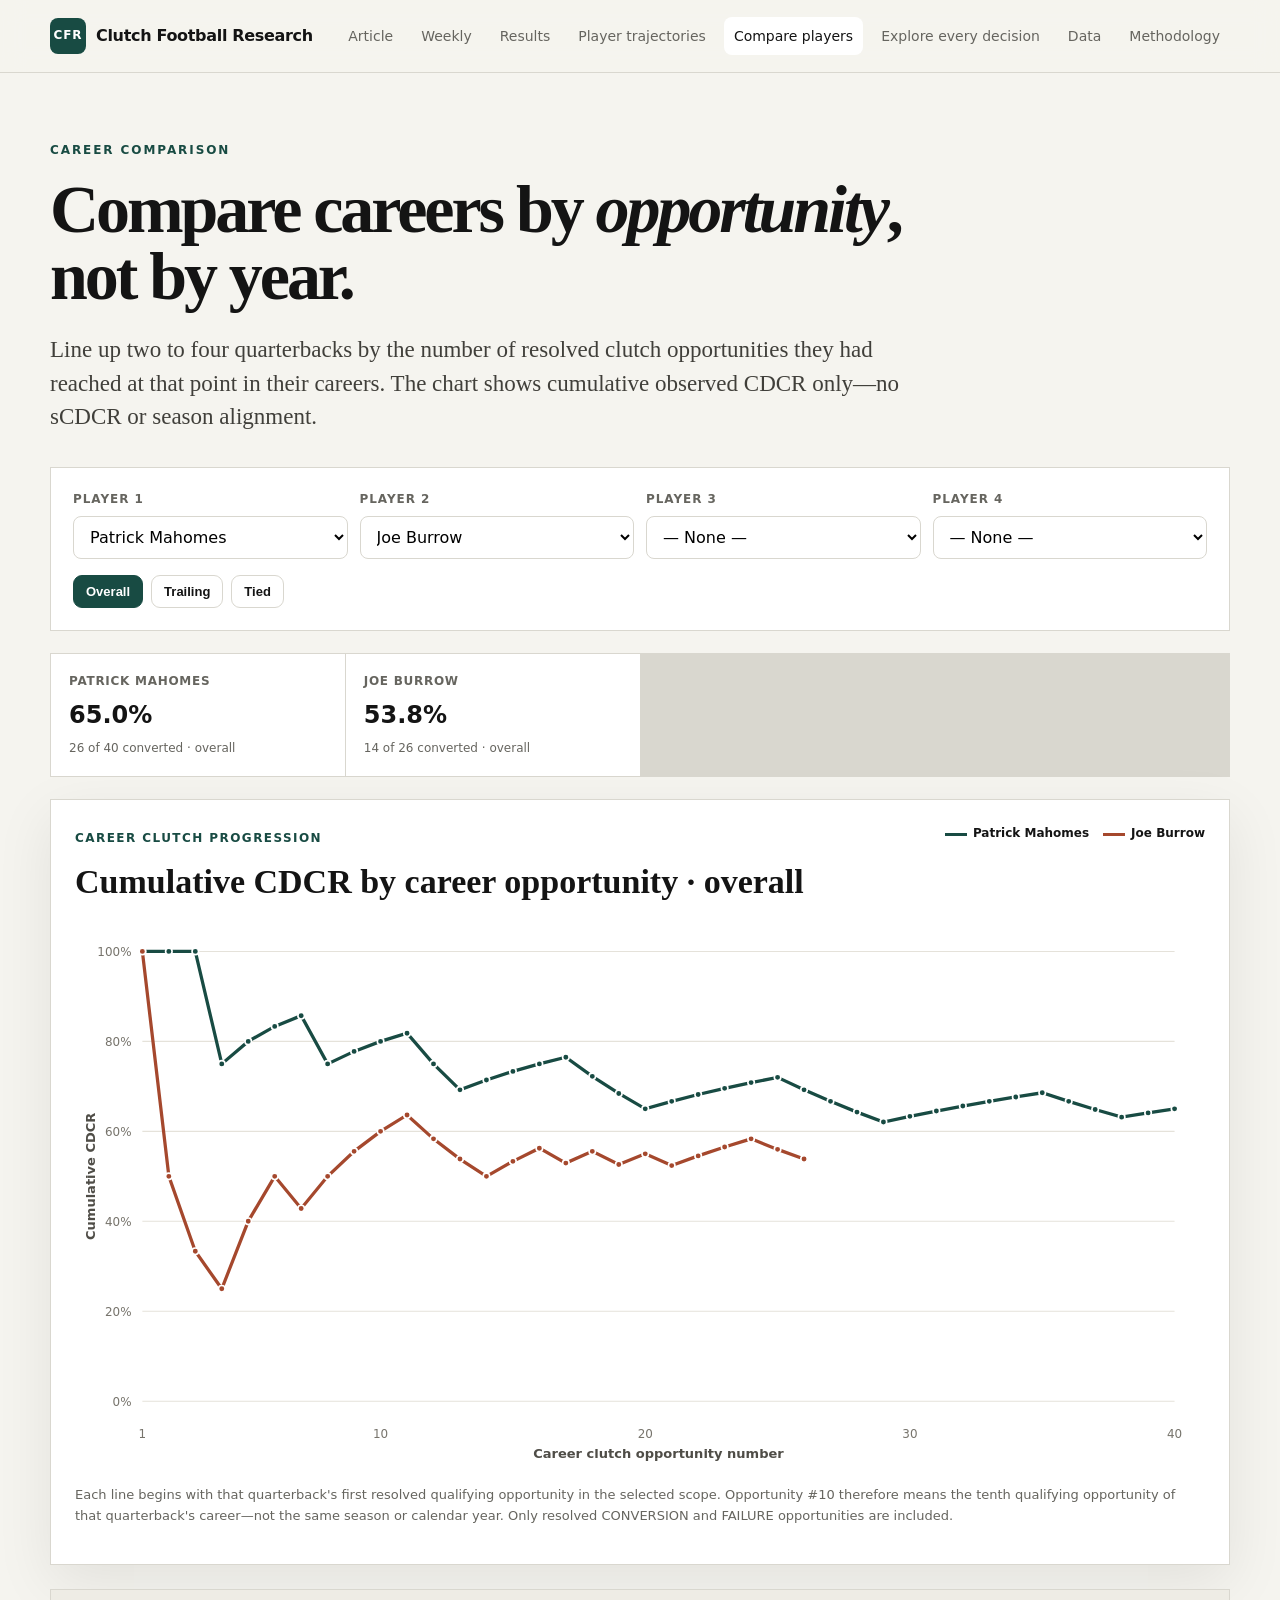
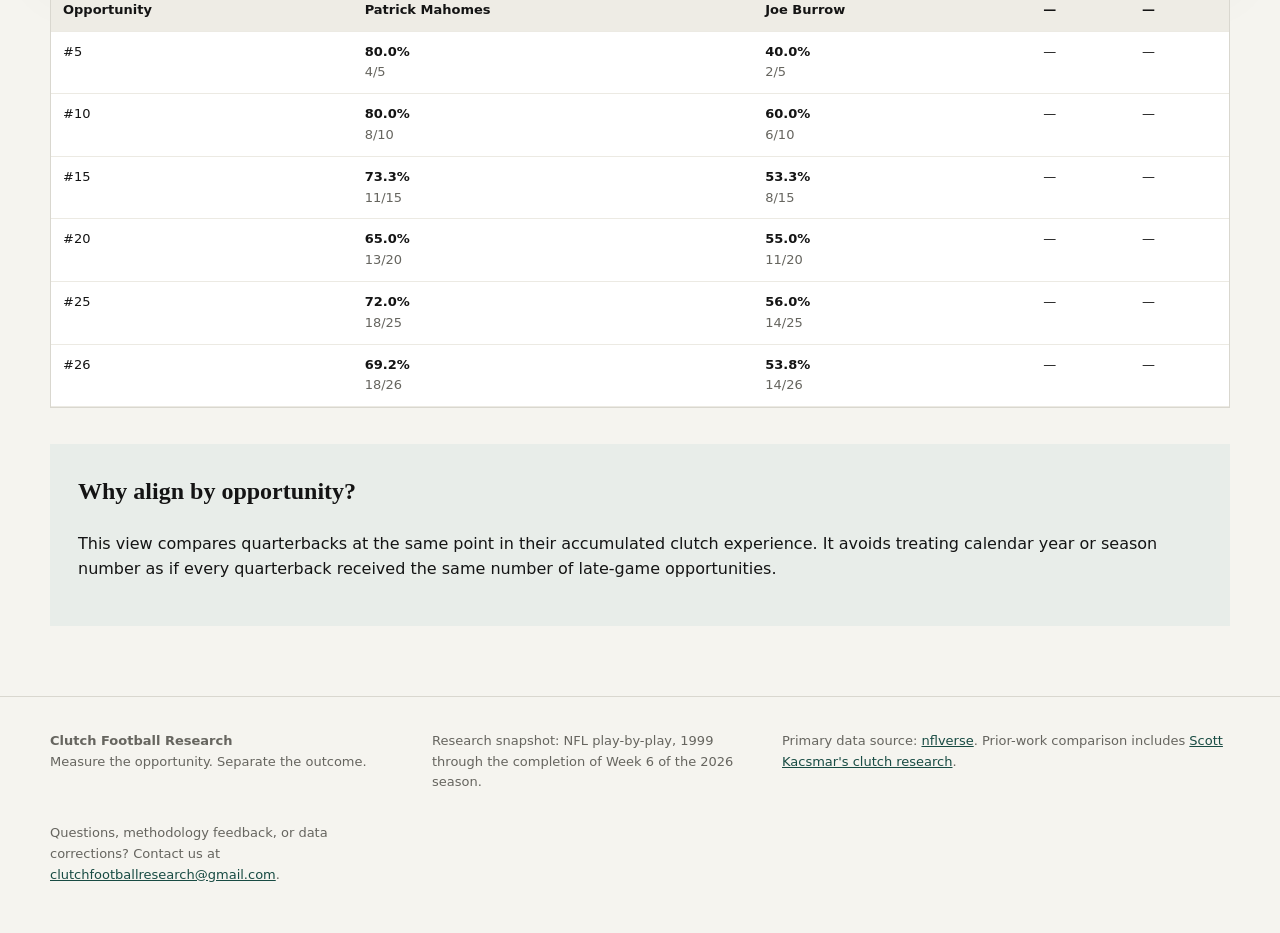
<file: compare.html>
<!doctype html>
<html lang="en">
<head>
  <meta charset="utf-8">
  <meta name="viewport" content="width=device-width, initial-scale=1">
  <meta name="robots" content="noindex, nofollow">
  <title>Compare players | Clutch Football Research</title>
  <meta name="description" content="What 4,531 NFL late-game opportunities tell us about quarterback performance under pressure — and why no single statistic can answer the question by itself.">
  <link rel="stylesheet" href="assets/styles.css?v=20261002-compare-careers-1">
  
</head>
<body>
<header class="site-header">
  <div class="shell header-inner">
    <a class="brand" href="index.html"><span class="brand-mark">CFR</span><span>Clutch Football Research</span></a>
    <nav><a class="nav-link " href="index.html">Article</a><a class="nav-link " href="weekly.html">Weekly</a><a class="nav-link " href="results.html">Results</a><a class="nav-link " href="players.html">Player trajectories</a><a class="nav-link active" href="compare.html">Compare players</a><a class="nav-link " href="explore.html">Explore every decision</a><a class="nav-link " href="data.html">Data</a><a class="nav-link " href="methodology.html">Methodology</a></nav>
  </div>
</header>
<main>

<section class="page-hero compact">
  <div class="shell">
    <div class="eyebrow">Career comparison</div>
    <h1>Compare careers by <em>opportunity</em>, not by year.</h1>
    <p class="dek">Line up two to four quarterbacks by the number of resolved clutch opportunities they had reached at that point in their careers. The chart shows cumulative observed CDCR only—no sCDCR or season alignment.</p>
  </div>
</section>
<section class="shell section">
  <div class="compare-controls">
    <div class="compare-player-grid">
      <label><span>Player 1</span><select class="compare-player" data-player-slot="0"></select></label>
      <label><span>Player 2</span><select class="compare-player" data-player-slot="1"></select></label>
      <label><span>Player 3</span><select class="compare-player" data-player-slot="2"></select></label>
      <label><span>Player 4</span><select class="compare-player" data-player-slot="3"></select></label>
    </div>
    <div class="scope-toggle compare-scope" role="group" aria-label="Comparison scope">
      <button class="button small active" data-compare-scope="overall">Overall</button>
      <button class="button small" data-compare-scope="trailing">Trailing</button>
      <button class="button small" data-compare-scope="tied">Tied</button>
    </div>
  </div>

  <div class="compare-summary" id="compare-summary"></div>

  <article class="compare-card">
    <div class="compare-card-head">
      <div>
        <span class="kicker">Career clutch progression</span>
        <h2 id="compare-title">Cumulative CDCR by career opportunity</h2>
      </div>
      <div class="compare-legend" id="compare-legend"></div>
    </div>
    <div id="compare-chart" class="compare-chart" aria-label="Quarterback cumulative CDCR by career clutch opportunity"></div>
    <p class="fineprint">Each line begins with that quarterback's first resolved qualifying opportunity in the selected scope. Opportunity #10 therefore means the tenth qualifying opportunity of that quarterback's career—not the same season or calendar year. Only resolved CONVERSION and FAILURE opportunities are included.</p>
  </article>

  <div class="compare-table-wrap">
    <table class="data-table" id="compare-table">
      <thead>
        <tr>
          <th>Opportunity</th>
          <th id="compare-col-1">Player 1</th>
          <th id="compare-col-2">Player 2</th>
          <th id="compare-col-3">Player 3</th>
          <th id="compare-col-4">Player 4</th>
        </tr>
      </thead>
      <tbody></tbody>
    </table>
  </div>

  <aside class="transparency-box">
    <h2>Why align by opportunity?</h2>
    <p>This view compares quarterbacks at the same point in their accumulated clutch experience. It avoids treating calendar year or season number as if every quarterback received the same number of late-game opportunities.</p>
  </aside>
</section>

</main>
<footer class="site-footer">
  <div class="shell footer-grid">
    <div><strong>Clutch Football Research</strong><br><span>Measure the opportunity. Separate the outcome.</span></div>
    <div>Research snapshot: NFL play-by-play, 1999 through the completion of Week 6 of the 2026 season.</div>
    <div>Primary data source: <a href="https://www.nflverse.com/" rel="noopener">nflverse</a>. Prior-work comparison includes <a href="https://www.365scores.com/news/justin-herbert-more-clutch-nfl-quarterback" rel="noopener">Scott Kacsmar's clutch research</a>.</div>
    <div>Questions, methodology feedback, or data corrections? Contact us at <a href="mailto:clutchfootballresearch@gmail.com">clutchfootballresearch@gmail.com</a>.</div>
  </div>
</footer>
<script src="assets/site.js?v=20261002-compare-careers-1"></script>
<script>window.CFR_PAGE="compare";</script>
</body>
</html>
</file>
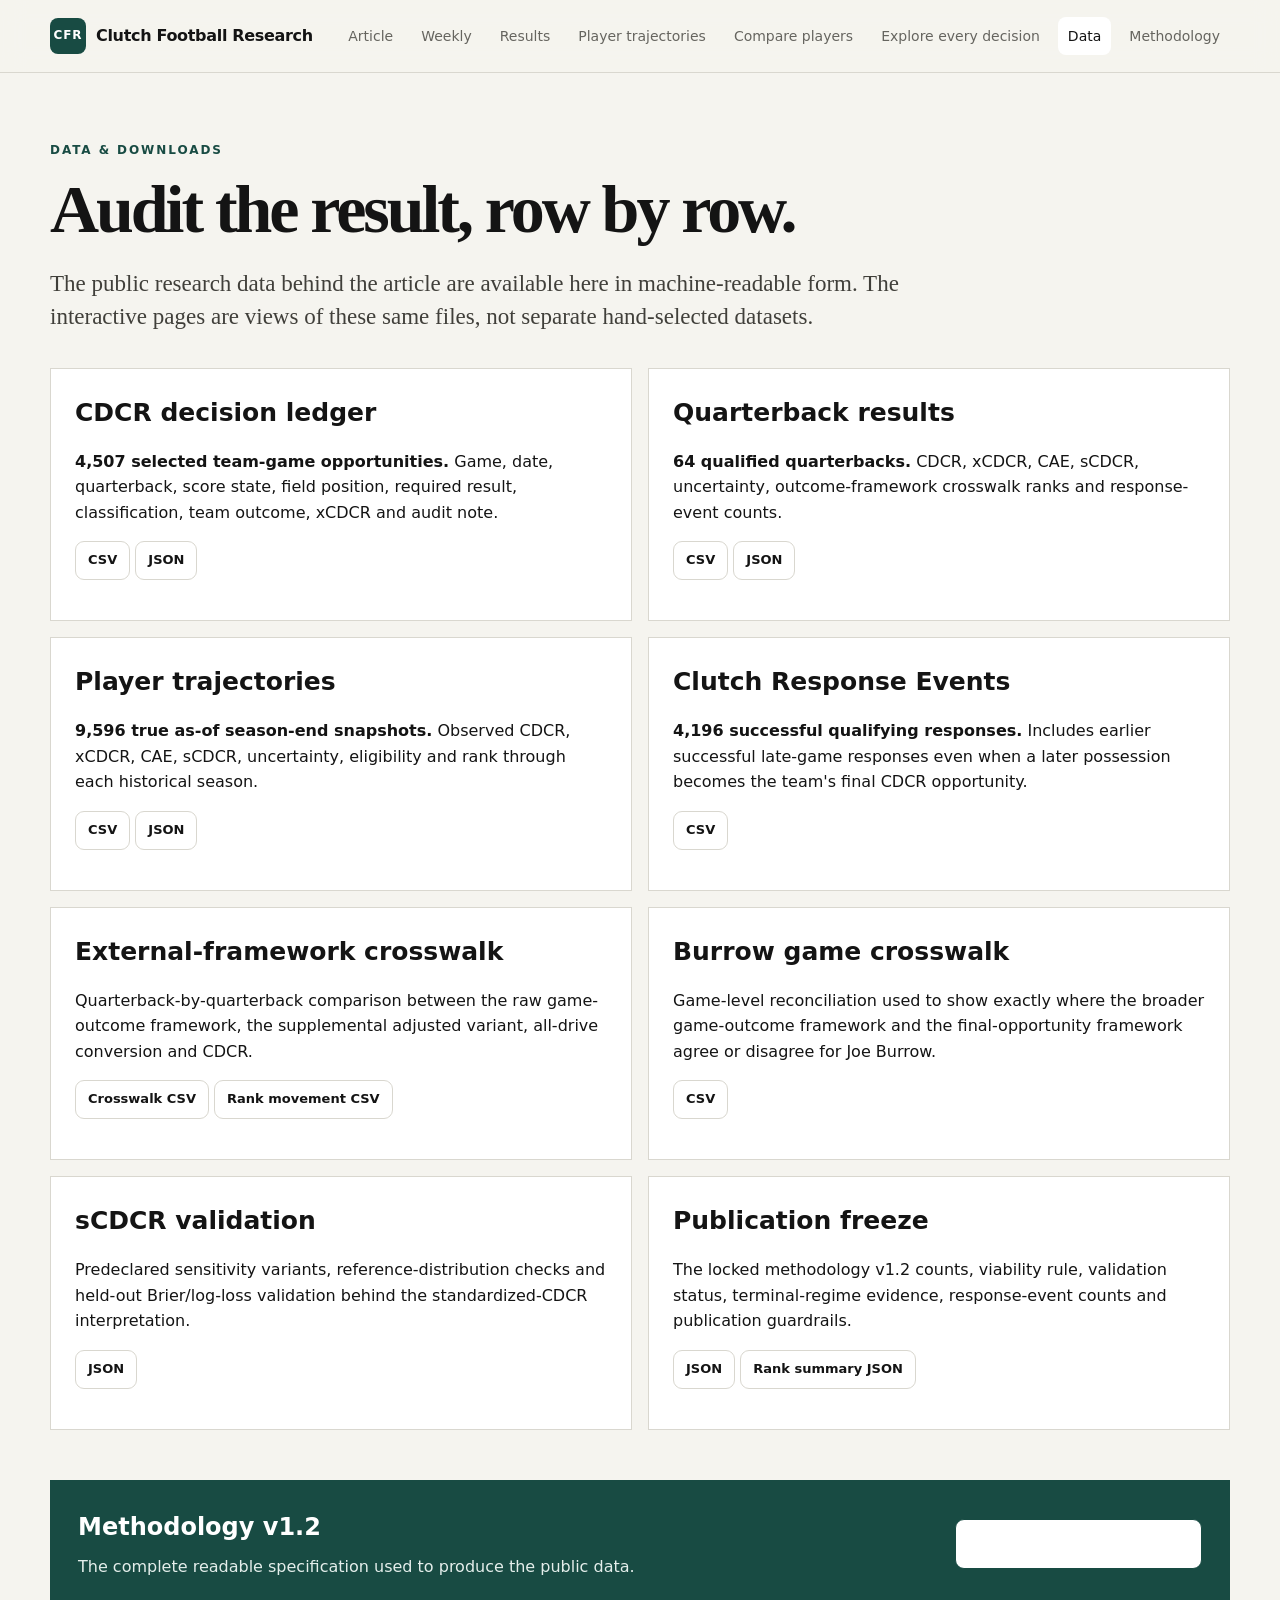
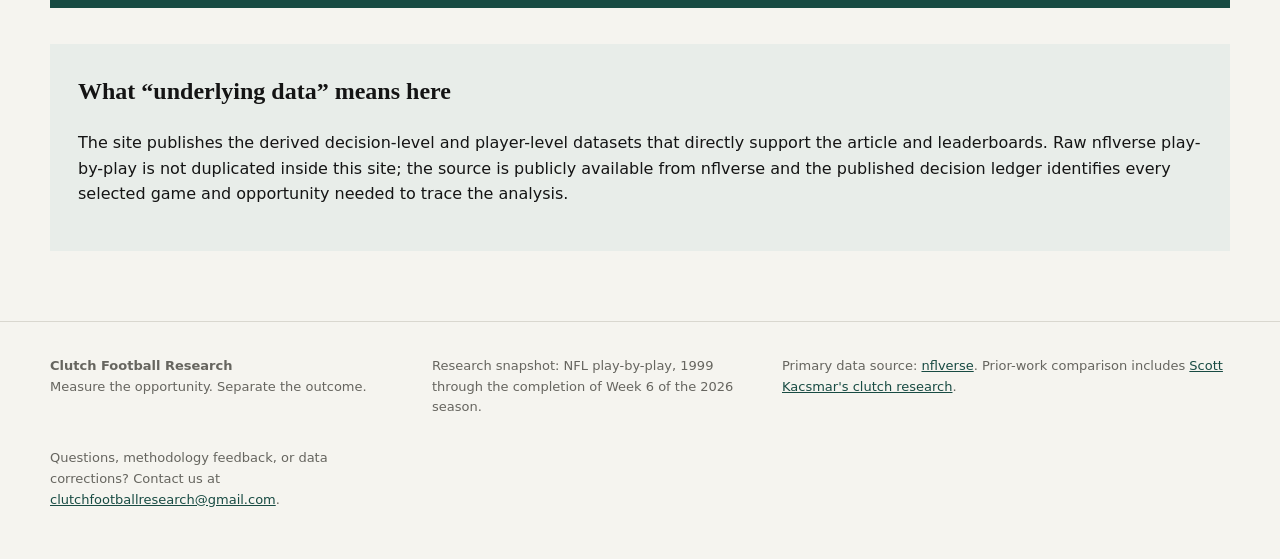
<file: data.html>
<!doctype html>
<html lang="en">
<head>
  <meta charset="utf-8">
  <meta name="viewport" content="width=device-width, initial-scale=1">
  <meta name="robots" content="noindex, nofollow">
  <title>Data &amp; downloads | Clutch Football Research</title>
  <meta name="description" content="What 4,531 NFL late-game opportunities tell us about quarterback performance under pressure — and why no single statistic can answer the question by itself.">
  <link rel="stylesheet" href="assets/styles.css?v=20261002-compare-careers-1">
  
</head>
<body>
<header class="site-header">
  <div class="shell header-inner">
    <a class="brand" href="index.html"><span class="brand-mark">CFR</span><span>Clutch Football Research</span></a>
    <nav><a class="nav-link " href="index.html">Article</a><a class="nav-link " href="weekly.html">Weekly</a><a class="nav-link " href="results.html">Results</a><a class="nav-link " href="players.html">Player trajectories</a><a class="nav-link " href="compare.html">Compare players</a><a class="nav-link " href="explore.html">Explore every decision</a><a class="nav-link active" href="data.html">Data</a><a class="nav-link " href="methodology.html">Methodology</a></nav>
  </div>
</header>
<main>

<section class="page-hero compact">
  <div class="shell">
    <div class="eyebrow">Data & downloads</div>
    <h1>Audit the result, row by row.</h1>
    <p class="dek">The public research data behind the article are available here in machine-readable form. The interactive pages are views of these same files, not separate hand-selected datasets.</p>
  </div>
</section>
<section class="shell section">
  <div class="method-grid">
    <article>
      <h2>CDCR decision ledger</h2>
      <p><strong>4,507 selected team-game opportunities.</strong> Game, date, quarterback, score state, field position, required result, classification, team outcome, xCDCR and audit note.</p>
      <p><a class="button small" href="downloads/cdcr_decisions.csv">CSV</a> <a class="button small" href="data/decisions.json">JSON</a></p>
    </article>
    <article>
      <h2>Quarterback results</h2>
      <p><strong>64 qualified quarterbacks.</strong> CDCR, xCDCR, CAE, sCDCR, uncertainty, outcome-framework crosswalk ranks and response-event counts.</p>
      <p><a class="button small" href="downloads/qb_results.csv">CSV</a> <a class="button small" href="data/qb_results.json">JSON</a></p>
    </article>
    <article>
      <h2>Player trajectories</h2>
      <p><strong>9,596 true as-of season-end snapshots.</strong> Observed CDCR, xCDCR, CAE, sCDCR, uncertainty, eligibility and rank through each historical season.</p>
      <p><a class="button small" href="downloads/player_asof_trajectory.csv">CSV</a> <a class="button small" href="data/player_trajectories.json">JSON</a></p>
    </article>
    <article>
      <h2>Clutch Response Events</h2>
      <p><strong>4,196 successful qualifying responses.</strong> Includes earlier successful late-game responses even when a later possession becomes the team's final CDCR opportunity.</p>
      <p><a class="button small" href="downloads/clutch_response_events.csv">CSV</a></p>
    </article>
    
    <article>
      <h2>External-framework crosswalk</h2>
      <p>Quarterback-by-quarterback comparison between the raw game-outcome framework, the supplemental adjusted variant, all-drive conversion and CDCR.</p>
      <p><a class="button small" href="downloads/cdcr_vs_kacsmar_crosswalk.csv">Crosswalk CSV</a> <a class="button small" href="downloads/rank_movement_analysis.csv">Rank movement CSV</a></p>
    </article>
    <article>
      <h2>Burrow game crosswalk</h2>
      <p>Game-level reconciliation used to show exactly where the broader game-outcome framework and the final-opportunity framework agree or disagree for Joe Burrow.</p>
      <p><a class="button small" href="downloads/burrow_game_crosswalk.csv">CSV</a></p>
    </article>
    <article>
      <h2>sCDCR validation</h2>
      <p>Predeclared sensitivity variants, reference-distribution checks and held-out Brier/log-loss validation behind the standardized-CDCR interpretation.</p>
      <p><a class="button small" href="downloads/sdcr_sensitivity_summary.json">JSON</a></p>
    </article>
    <article>
      <h2>Publication freeze</h2>
      <p>The locked methodology v1.2 counts, viability rule, validation status, terminal-regime evidence, response-event counts and publication guardrails.</p>
      <p><a class="button small" href="downloads/publication_freeze_summary.json">JSON</a> <a class="button small" href="downloads/rank_movement_summary.json">Rank summary JSON</a></p>
    </article>
  </div>

  <div class="download-panel">
    <div>
      <h2>Methodology v1.2</h2>
      <p>The complete readable specification used to produce the public data.</p>
    </div>
    <a class="button primary" href="downloads/methodology.md">Download methodology</a>
  </div>

  <aside class="transparency-box">
    <h2>What “underlying data” means here</h2>
    <p>The site publishes the derived decision-level and player-level datasets that directly support the article and leaderboards. Raw nflverse play-by-play is not duplicated inside this site; the source is publicly available from nflverse and the published decision ledger identifies every selected game and opportunity needed to trace the analysis.</p>
  </aside>
</section>

</main>
<footer class="site-footer">
  <div class="shell footer-grid">
    <div><strong>Clutch Football Research</strong><br><span>Measure the opportunity. Separate the outcome.</span></div>
    <div>Research snapshot: NFL play-by-play, 1999 through the completion of Week 6 of the 2026 season.</div>
    <div>Primary data source: <a href="https://www.nflverse.com/" rel="noopener">nflverse</a>. Prior-work comparison includes <a href="https://www.365scores.com/news/justin-herbert-more-clutch-nfl-quarterback" rel="noopener">Scott Kacsmar's clutch research</a>.</div>
    <div>Questions, methodology feedback, or data corrections? Contact us at <a href="mailto:clutchfootballresearch@gmail.com">clutchfootballresearch@gmail.com</a>.</div>
  </div>
</footer>
<script src="assets/site.js?v=20261002-compare-careers-1"></script>

</body>
</html>
</file>
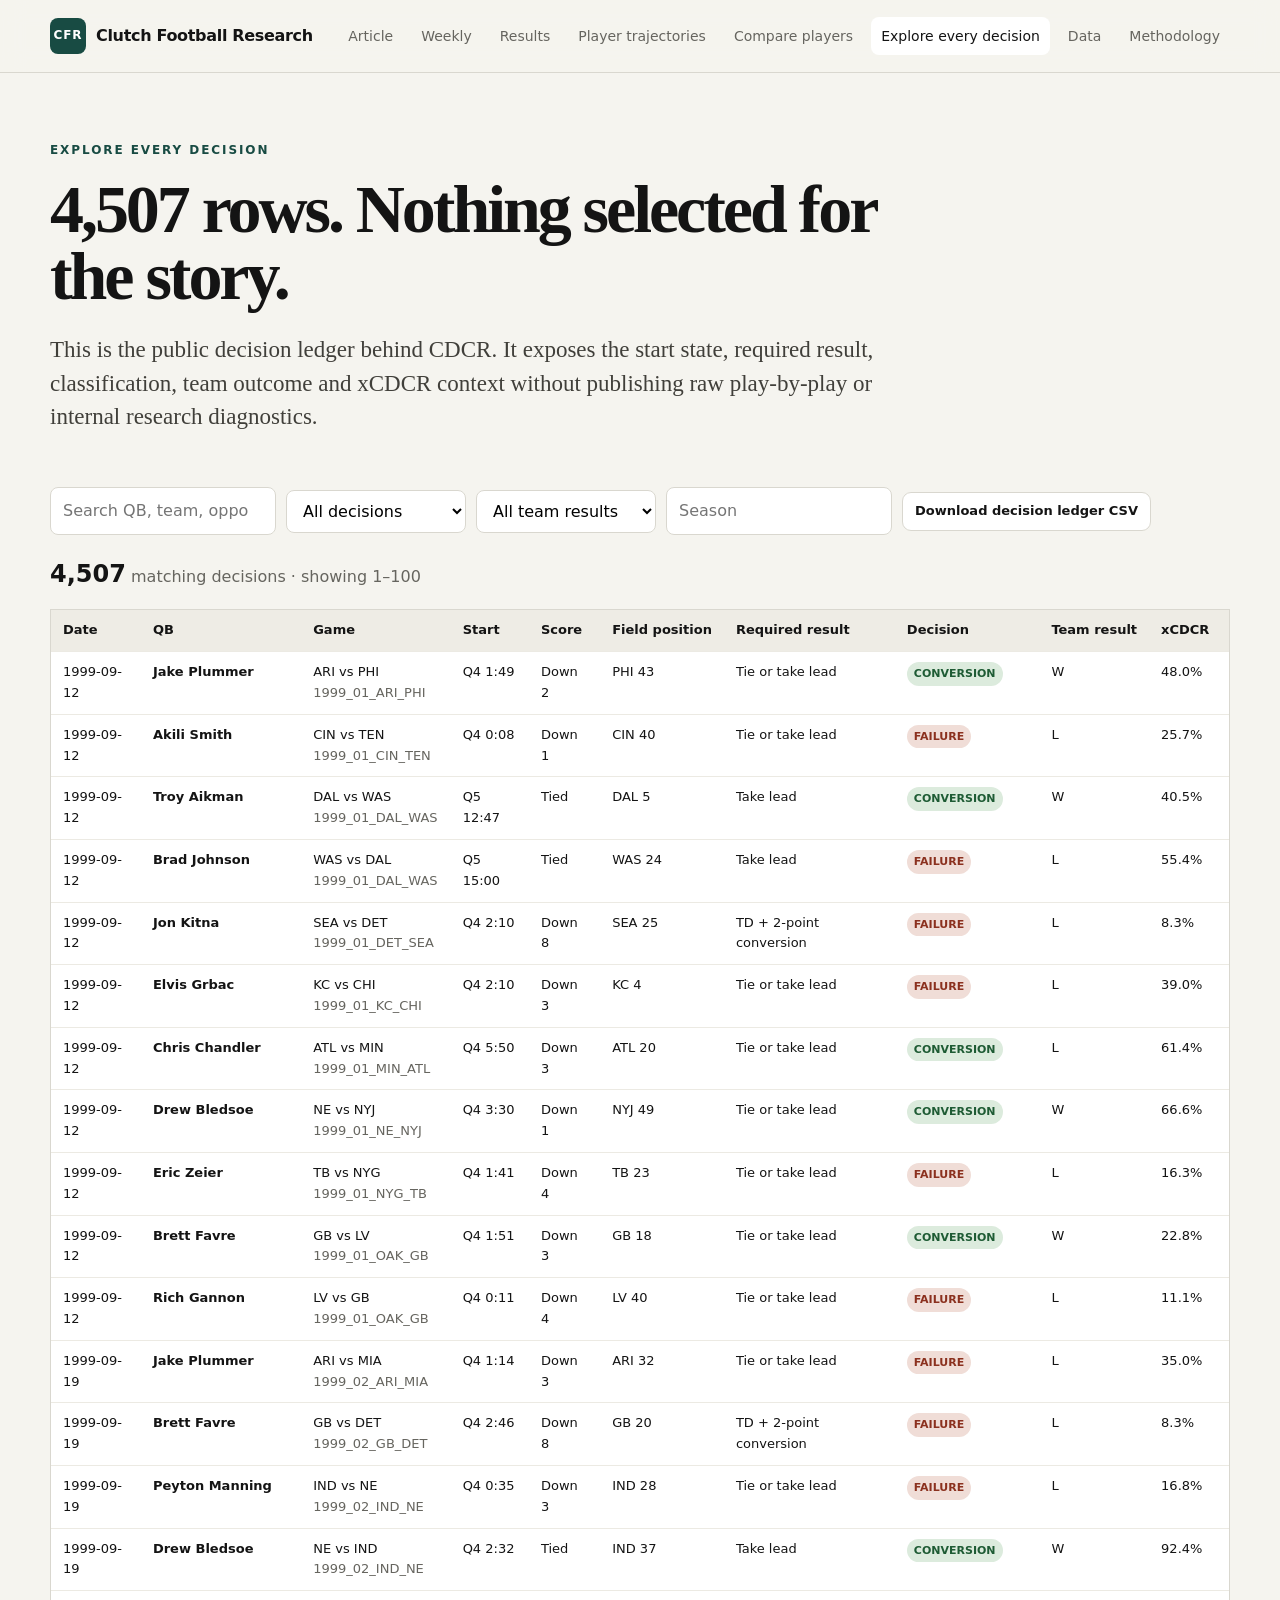
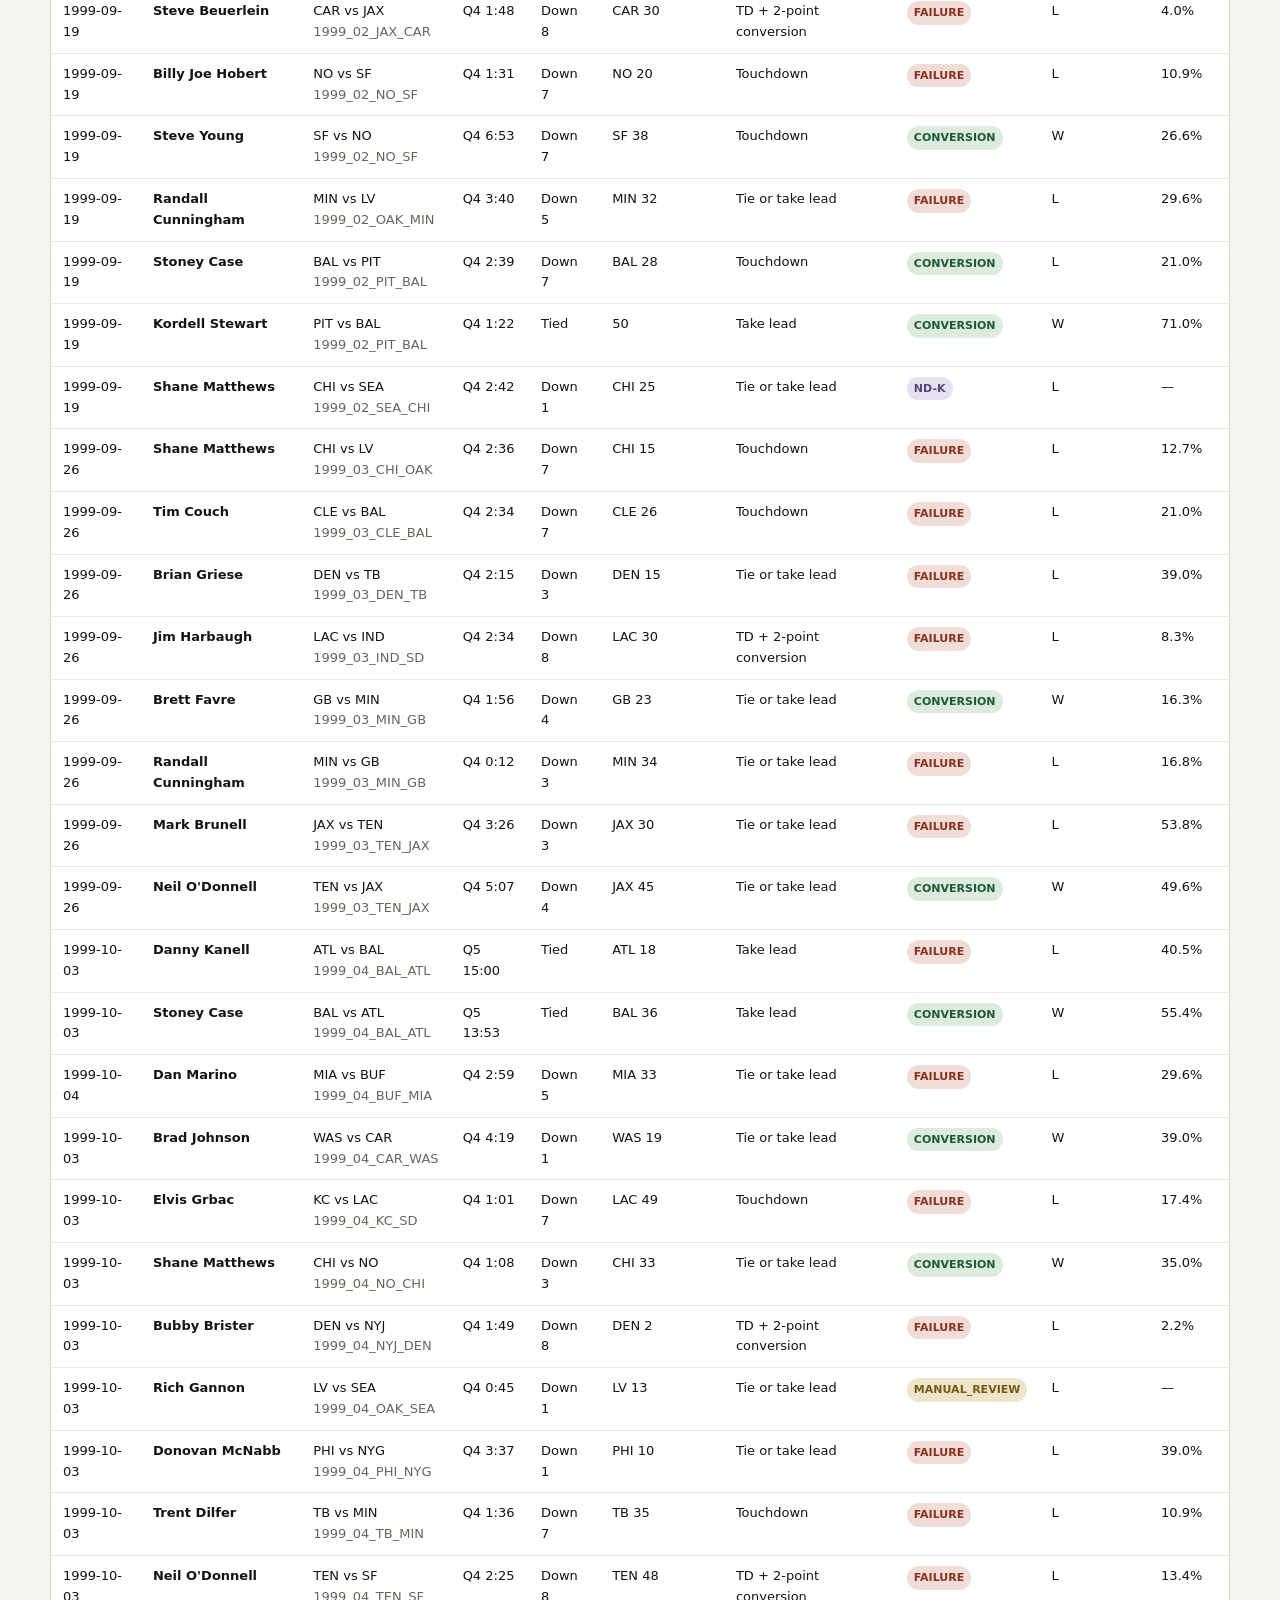
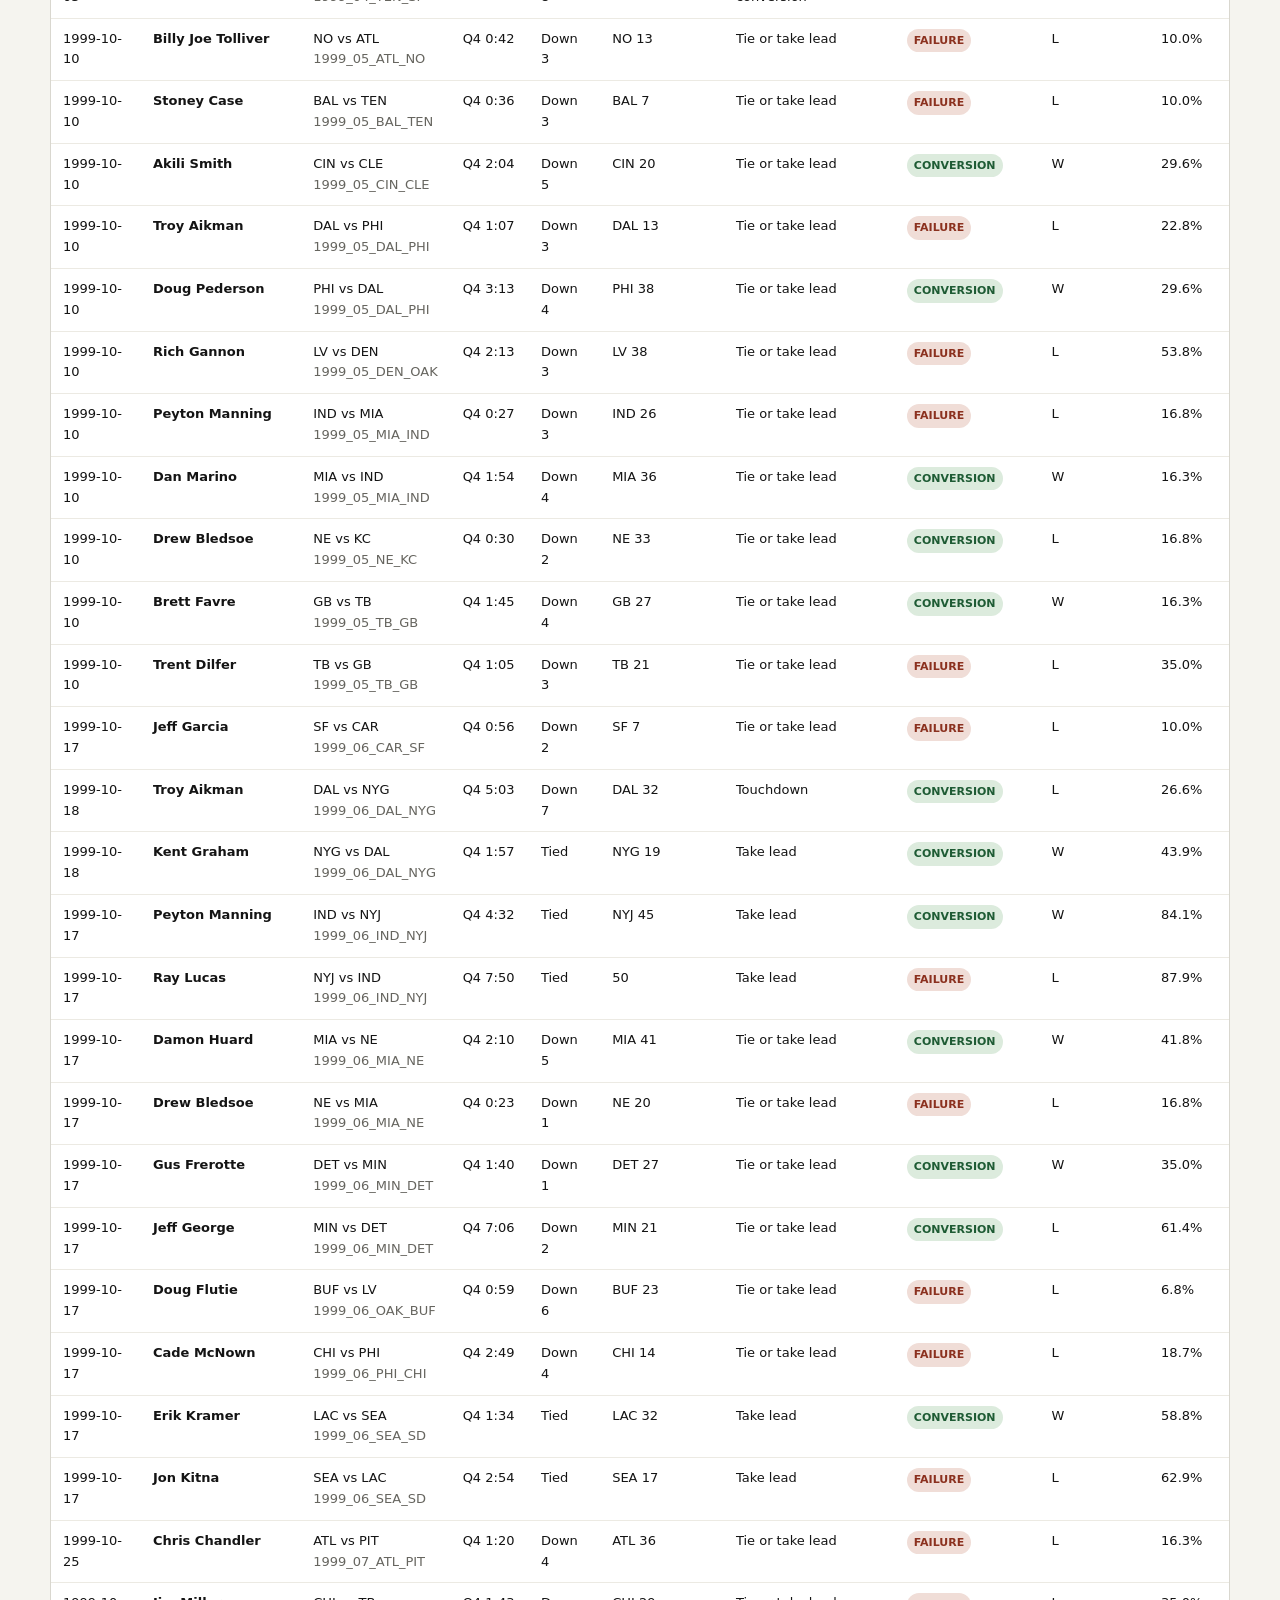
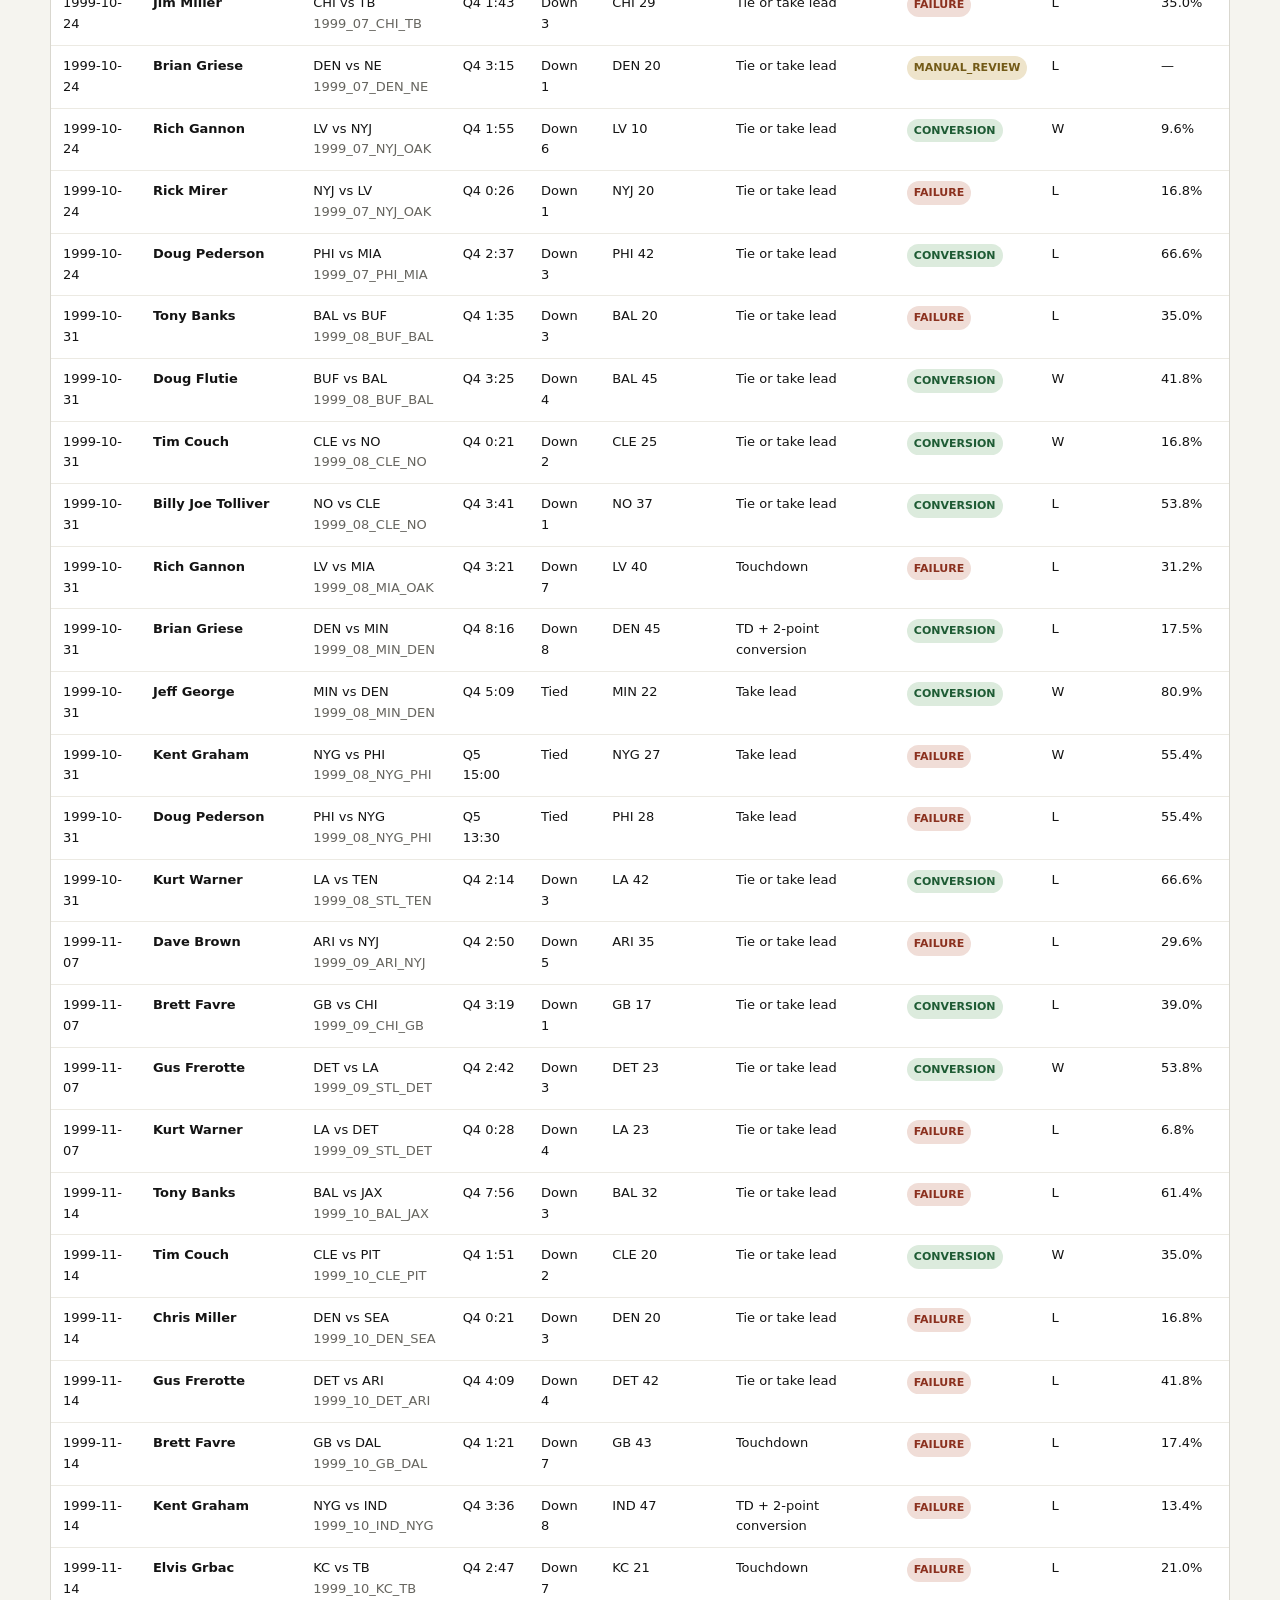
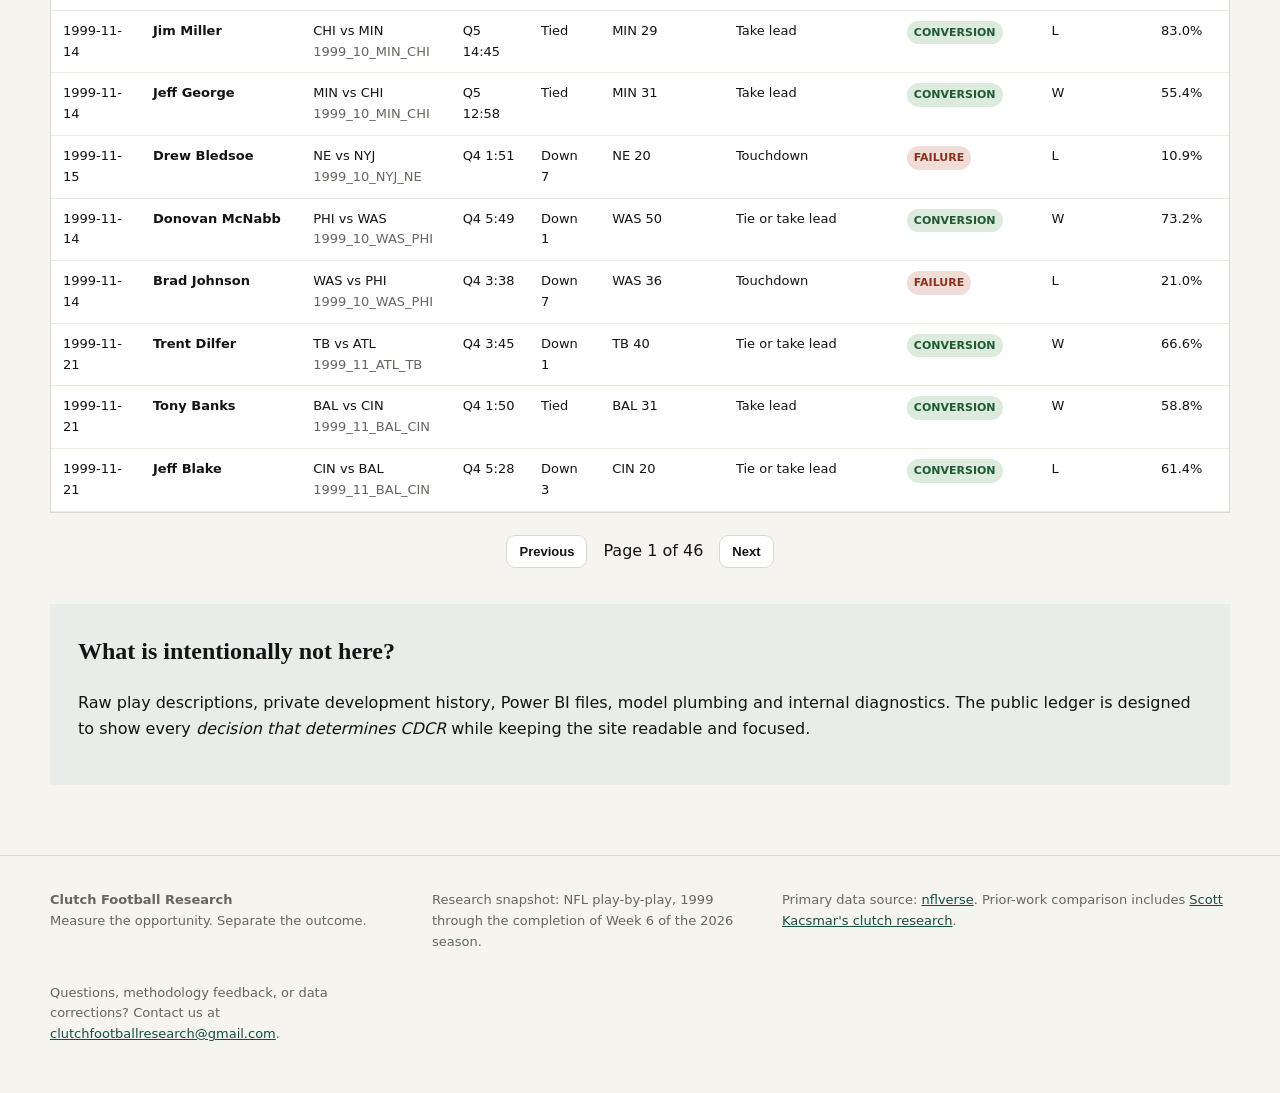
<file: explore.html>
<!doctype html>
<html lang="en">
<head>
  <meta charset="utf-8">
  <meta name="viewport" content="width=device-width, initial-scale=1">
  <meta name="robots" content="noindex, nofollow">
  <title>Explore every decision | Clutch Football Research</title>
  <meta name="description" content="What 4,531 NFL late-game opportunities tell us about quarterback performance under pressure — and why no single statistic can answer the question by itself.">
  <link rel="stylesheet" href="assets/styles.css?v=20261002-compare-careers-1">
  
</head>
<body>
<header class="site-header">
  <div class="shell header-inner">
    <a class="brand" href="index.html"><span class="brand-mark">CFR</span><span>Clutch Football Research</span></a>
    <nav><a class="nav-link " href="index.html">Article</a><a class="nav-link " href="weekly.html">Weekly</a><a class="nav-link " href="results.html">Results</a><a class="nav-link " href="players.html">Player trajectories</a><a class="nav-link " href="compare.html">Compare players</a><a class="nav-link active" href="explore.html">Explore every decision</a><a class="nav-link " href="data.html">Data</a><a class="nav-link " href="methodology.html">Methodology</a></nav>
  </div>
</header>
<main>

<section class="page-hero compact">
  <div class="shell">
    <div class="eyebrow">Explore every decision</div>
    <h1>4,507 rows. Nothing selected for the story.</h1>
    <p class="dek">This is the public decision ledger behind CDCR. It exposes the start state, required result, classification, team outcome and xCDCR context without publishing raw play-by-play or internal research diagnostics.</p>
  </div>
</section>
<section class="shell section">
  <div class="filters">
    <input id="decision-search" type="search" placeholder="Search QB, team, opponent or game ID…">
    <select id="decision-class">
      <option value="">All decisions</option>
      <option value="CONVERSION">Conversion</option>
      <option value="FAILURE">Failure</option>
      <option value="ND-K">ND-K</option>
      <option value="MANUAL_REVIEW">Manual review</option>
    </select>
    <select id="decision-result">
      <option value="">All team results</option>
      <option value="W">Win</option>
      <option value="L">Loss</option>
      <option value="T">Tie</option>
    </select>
    <input id="decision-season" inputmode="numeric" placeholder="Season">
    <a class="button small" href="downloads/cdcr_decisions.csv">Download decision ledger CSV</a>
  </div>

  <div class="ledger-summary">
    <strong id="decision-count">4,507</strong> matching decisions
    <span id="decision-page-note"></span>
  </div>

  <div class="table-wrap ledger">
    <table class="data-table" id="decision-table">
      <thead>
        <tr>
          <th>Date</th>
          <th>QB</th>
          <th>Game</th>
          <th>Start</th>
          <th>Score</th>
          <th>Field position</th>
          <th>Required result</th>
          <th>Decision</th>
          <th>Team result</th>
          <th>xCDCR</th>
          <th>Decision note</th>
        </tr>
      </thead>
      <tbody></tbody>
    </table>
  </div>
  <div class="pager">
    <button id="prev-page" class="button small">Previous</button>
    <span id="page-number"></span>
    <button id="next-page" class="button small">Next</button>
  </div>

  <aside class="transparency-box">
    <h2>What is intentionally not here?</h2>
    <p>Raw play descriptions, private development history, Power BI files, model plumbing and internal diagnostics. The public ledger is designed to show every <em>decision that determines CDCR</em> while keeping the site readable and focused.</p>
  </aside>
</section>

</main>
<footer class="site-footer">
  <div class="shell footer-grid">
    <div><strong>Clutch Football Research</strong><br><span>Measure the opportunity. Separate the outcome.</span></div>
    <div>Research snapshot: NFL play-by-play, 1999 through the completion of Week 6 of the 2026 season.</div>
    <div>Primary data source: <a href="https://www.nflverse.com/" rel="noopener">nflverse</a>. Prior-work comparison includes <a href="https://www.365scores.com/news/justin-herbert-more-clutch-nfl-quarterback" rel="noopener">Scott Kacsmar's clutch research</a>.</div>
    <div>Questions, methodology feedback, or data corrections? Contact us at <a href="mailto:clutchfootballresearch@gmail.com">clutchfootballresearch@gmail.com</a>.</div>
  </div>
</footer>
<script src="assets/site.js?v=20261002-compare-careers-1"></script>
<script>window.CFR_PAGE="explore";</script>
</body>
</html>
</file>
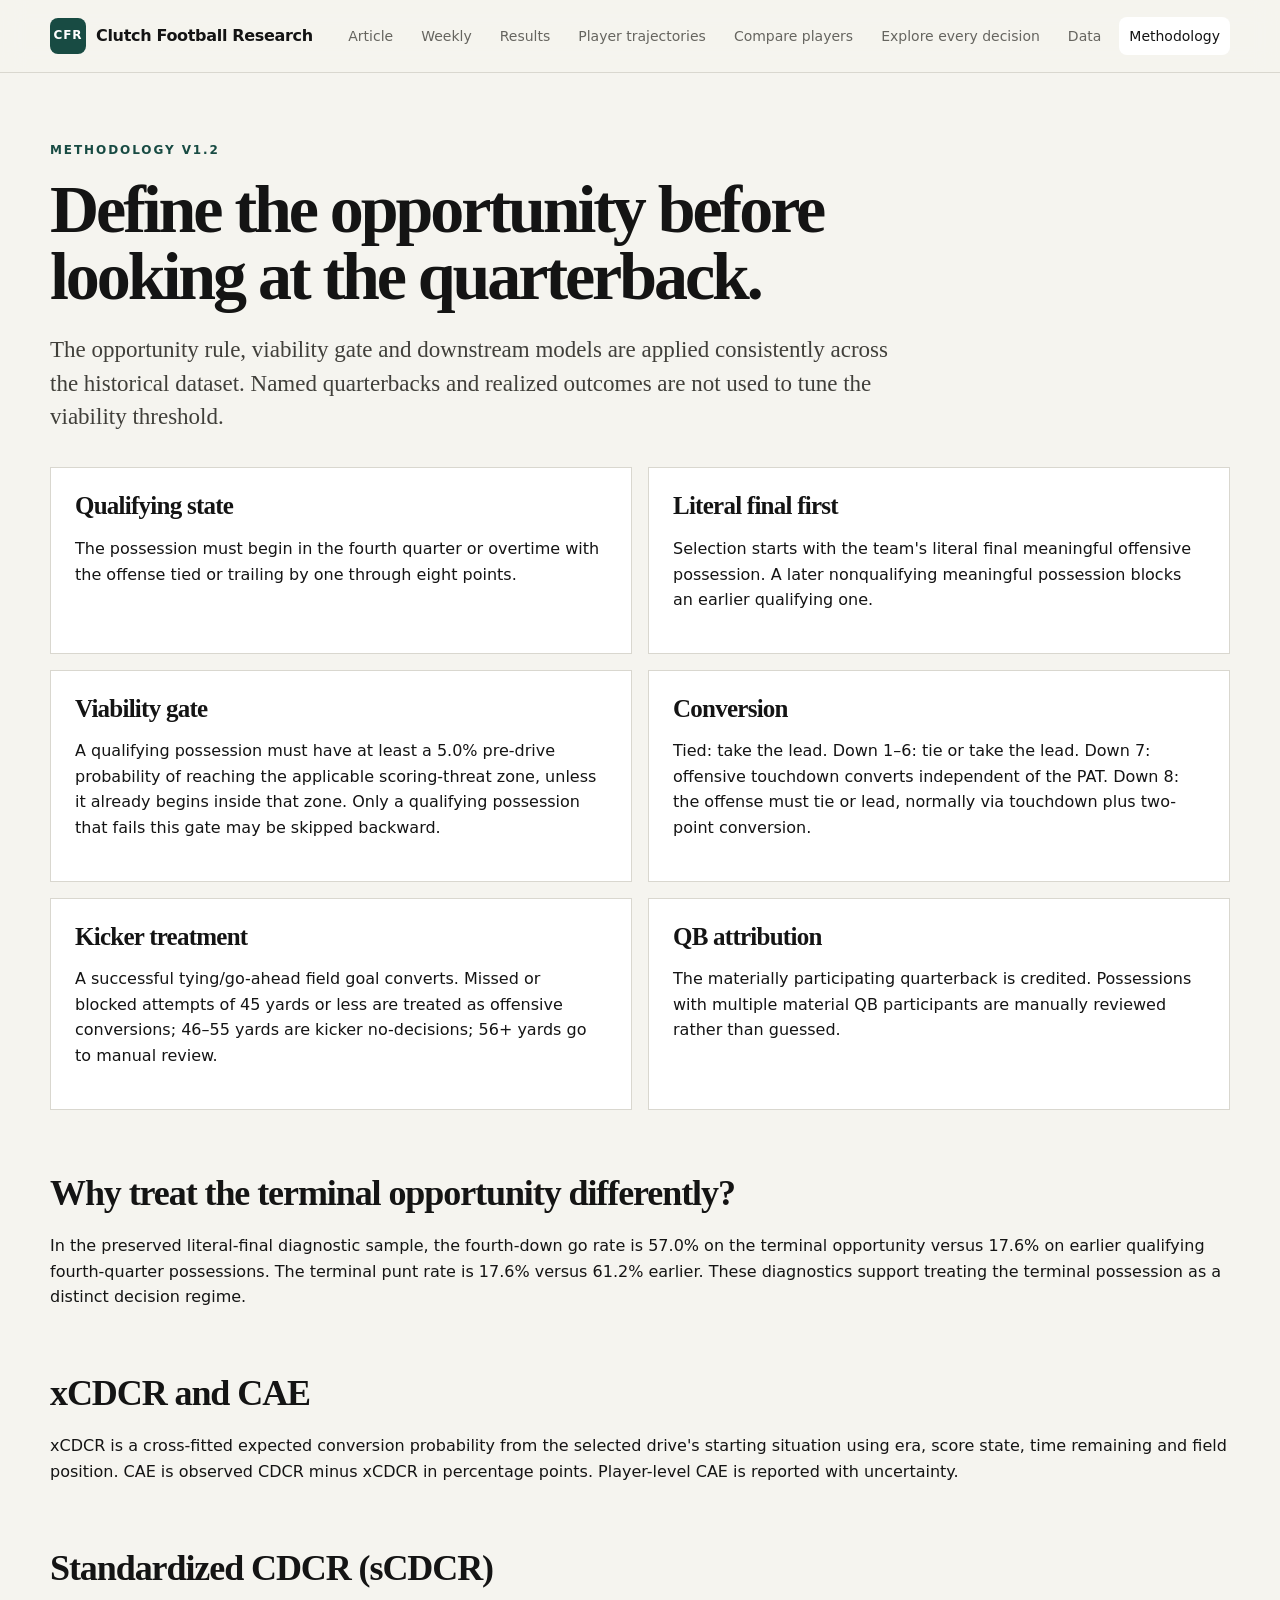
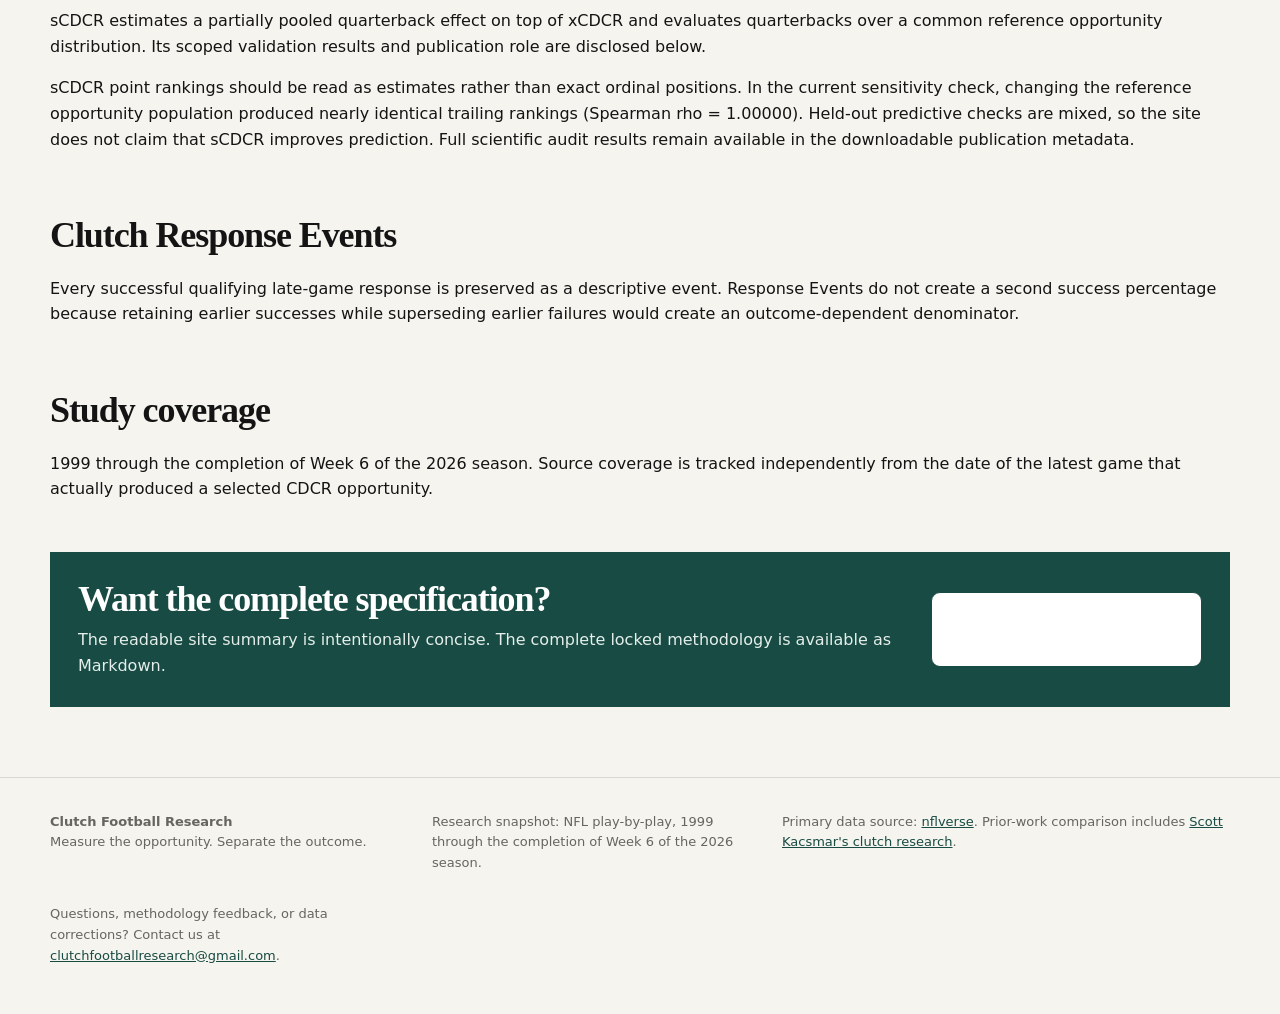
<file: methodology.html>
<!doctype html>
<html lang="en">
<head>
  <meta charset="utf-8">
  <meta name="viewport" content="width=device-width, initial-scale=1">
  <meta name="robots" content="noindex, nofollow">
  <title>Methodology | Clutch Football Research</title>
  <meta name="description" content="What 4,531 NFL late-game opportunities tell us about quarterback performance under pressure — and why no single statistic can answer the question by itself.">
  <link rel="stylesheet" href="assets/styles.css?v=20261002-compare-careers-1">
  
</head>
<body>
<header class="site-header">
  <div class="shell header-inner">
    <a class="brand" href="index.html"><span class="brand-mark">CFR</span><span>Clutch Football Research</span></a>
    <nav><a class="nav-link " href="index.html">Article</a><a class="nav-link " href="weekly.html">Weekly</a><a class="nav-link " href="results.html">Results</a><a class="nav-link " href="players.html">Player trajectories</a><a class="nav-link " href="compare.html">Compare players</a><a class="nav-link " href="explore.html">Explore every decision</a><a class="nav-link " href="data.html">Data</a><a class="nav-link active" href="methodology.html">Methodology</a></nav>
  </div>
</header>
<main>

<section class="page-hero compact">
  <div class="shell">
    <div class="eyebrow">Methodology v1.2</div>
    <h1>Define the opportunity before looking at the quarterback.</h1>
    <p class="dek">The opportunity rule, viability gate and downstream models are applied consistently across the historical dataset. Named quarterbacks and realized outcomes are not used to tune the viability threshold.</p>
  </div>
</section>
<section class="shell section methodology">
  <div class="method-grid">
    <article>
      <h2>Qualifying state</h2>
      <p>The possession must begin in the fourth quarter or overtime with the offense tied or trailing by one through eight points.</p>
    </article>
    <article>
      <h2>Literal final first</h2>
      <p>Selection starts with the team's literal final meaningful offensive possession. A later nonqualifying meaningful possession blocks an earlier qualifying one.</p>
    </article>
    <article>
      <h2>Viability gate</h2>
      <p>A qualifying possession must have at least a 5.0% pre-drive probability of reaching the applicable scoring-threat zone, unless it already begins inside that zone. Only a qualifying possession that fails this gate may be skipped backward.</p>
    </article>
    <article>
      <h2>Conversion</h2>
      <p>Tied: take the lead. Down 1–6: tie or take the lead. Down 7: offensive touchdown converts independent of the PAT. Down 8: the offense must tie or lead, normally via touchdown plus two-point conversion.</p>
    </article>
    <article>
      <h2>Kicker treatment</h2>
      <p>A successful tying/go-ahead field goal converts. Missed or blocked attempts of 45 yards or less are treated as offensive conversions; 46–55 yards are kicker no-decisions; 56+ yards go to manual review.</p>
    </article>
    <article>
      <h2>QB attribution</h2>
      <p>The materially participating quarterback is credited. Possessions with multiple material QB participants are manually reviewed rather than guessed.</p>
    </article>
  </div>

  <h2>Why treat the terminal opportunity differently?</h2>
  <p>In the preserved literal-final diagnostic sample, the fourth-down go rate is 57.0% on the terminal opportunity versus 17.6% on earlier qualifying fourth-quarter possessions. The terminal punt rate is 17.6% versus 61.2% earlier. These diagnostics support treating the terminal possession as a distinct decision regime.</p>

  <h2>xCDCR and CAE</h2>
  <p>xCDCR is a cross-fitted expected conversion probability from the selected drive's starting situation using era, score state, time remaining and field position. CAE is observed CDCR minus xCDCR in percentage points. Player-level CAE is reported with uncertainty.</p>

  <h2>Standardized CDCR (sCDCR)</h2>
  <p>sCDCR estimates a partially pooled quarterback effect on top of xCDCR and evaluates quarterbacks over a common reference opportunity distribution. Its scoped validation results and publication role are disclosed below.</p>
  <p>sCDCR point rankings should be read as estimates rather than exact ordinal positions. In the current sensitivity check, changing the reference opportunity population produced nearly identical trailing rankings (Spearman rho = 1.00000). Held-out predictive checks are mixed, so the site does not claim that sCDCR improves prediction. Full scientific audit results remain available in the downloadable publication metadata.</p>

  <h2>Clutch Response Events</h2>
  <p>Every successful qualifying late-game response is preserved as a descriptive event. Response Events do not create a second success percentage because retaining earlier successes while superseding earlier failures would create an outcome-dependent denominator.</p>

  <h2>Study coverage</h2>
  <p>1999 through the completion of Week 6 of the 2026 season. Source coverage is tracked independently from the date of the latest game that actually produced a selected CDCR opportunity.</p>

  <div class="download-panel">
    <div>
      <h2>Want the complete specification?</h2>
      <p>The readable site summary is intentionally concise. The complete locked methodology is available as Markdown.</p>
    </div>
    <a class="button primary" href="downloads/methodology.md">Download methodology v1.2</a>
  </div>
</section>

</main>
<footer class="site-footer">
  <div class="shell footer-grid">
    <div><strong>Clutch Football Research</strong><br><span>Measure the opportunity. Separate the outcome.</span></div>
    <div>Research snapshot: NFL play-by-play, 1999 through the completion of Week 6 of the 2026 season.</div>
    <div>Primary data source: <a href="https://www.nflverse.com/" rel="noopener">nflverse</a>. Prior-work comparison includes <a href="https://www.365scores.com/news/justin-herbert-more-clutch-nfl-quarterback" rel="noopener">Scott Kacsmar's clutch research</a>.</div>
    <div>Questions, methodology feedback, or data corrections? Contact us at <a href="mailto:clutchfootballresearch@gmail.com">clutchfootballresearch@gmail.com</a>.</div>
  </div>
</footer>
<script src="assets/site.js?v=20261002-compare-careers-1"></script>

</body>
</html>
</file>
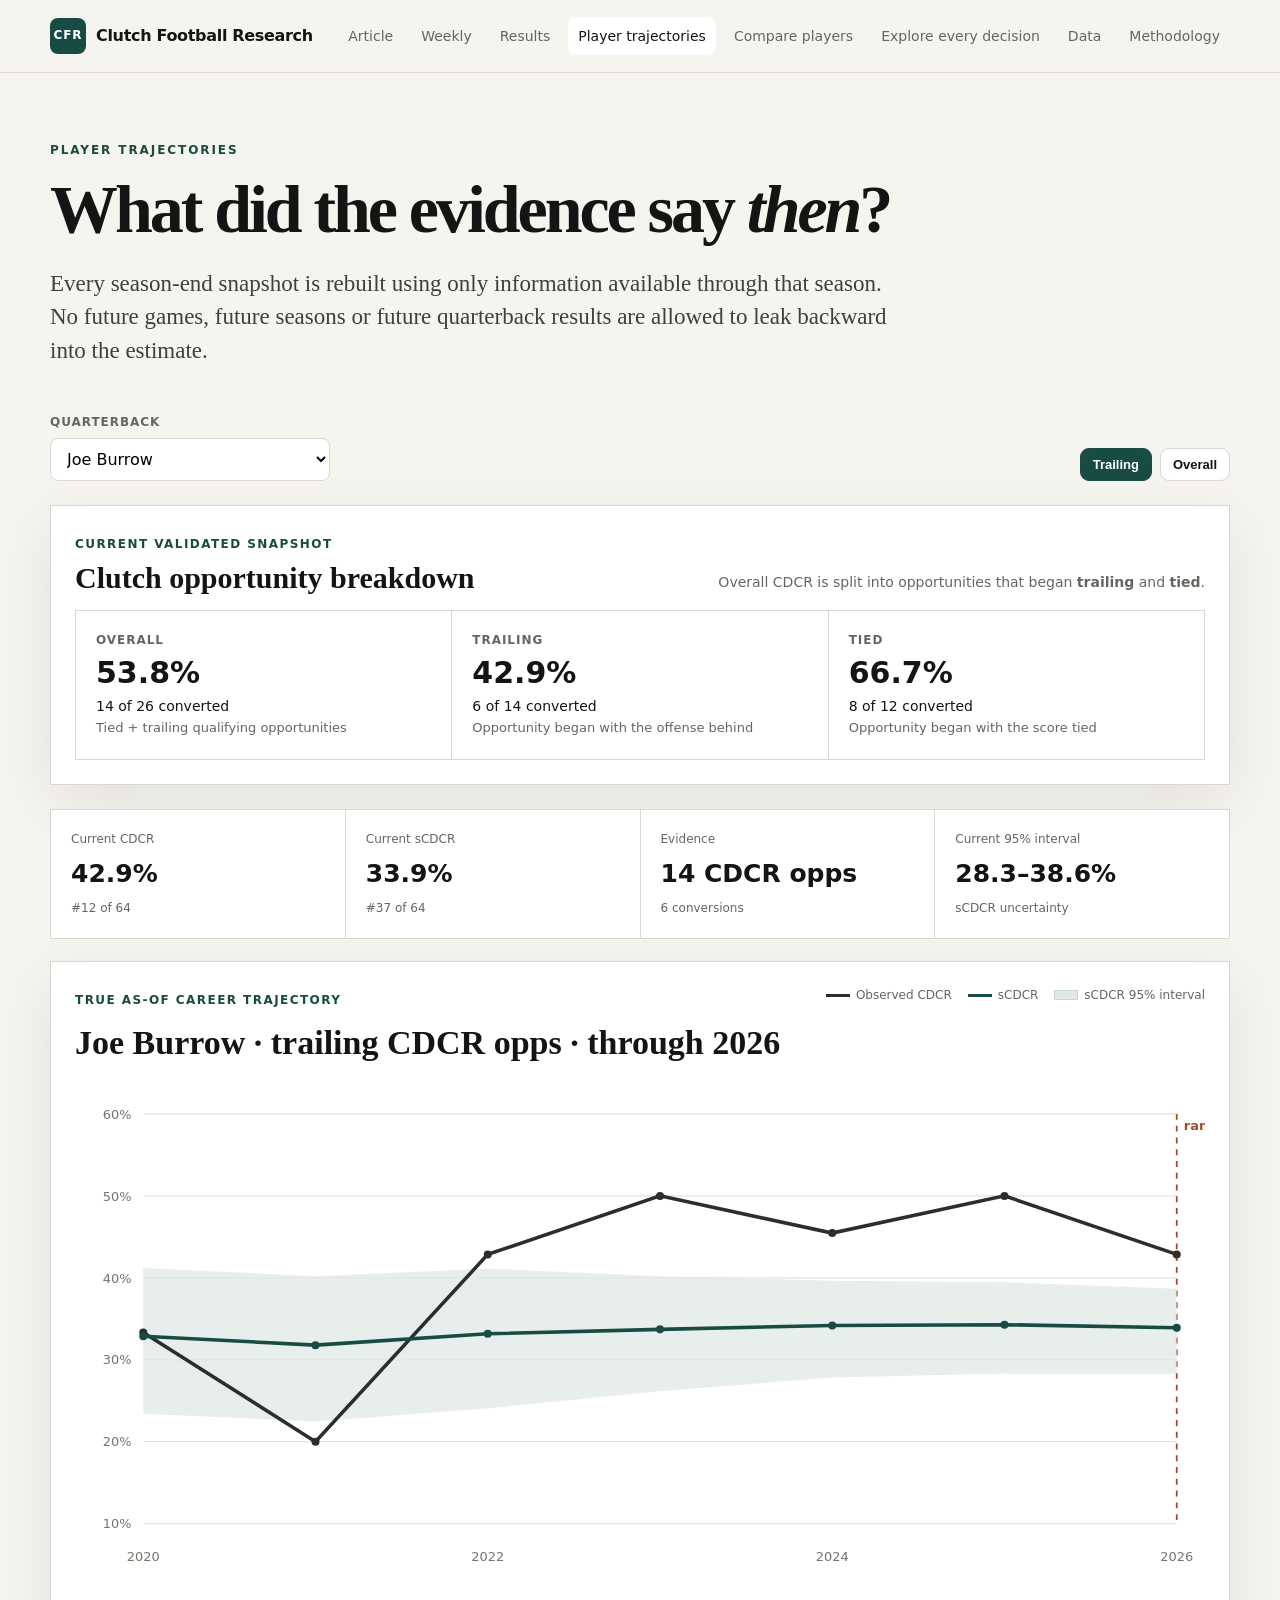
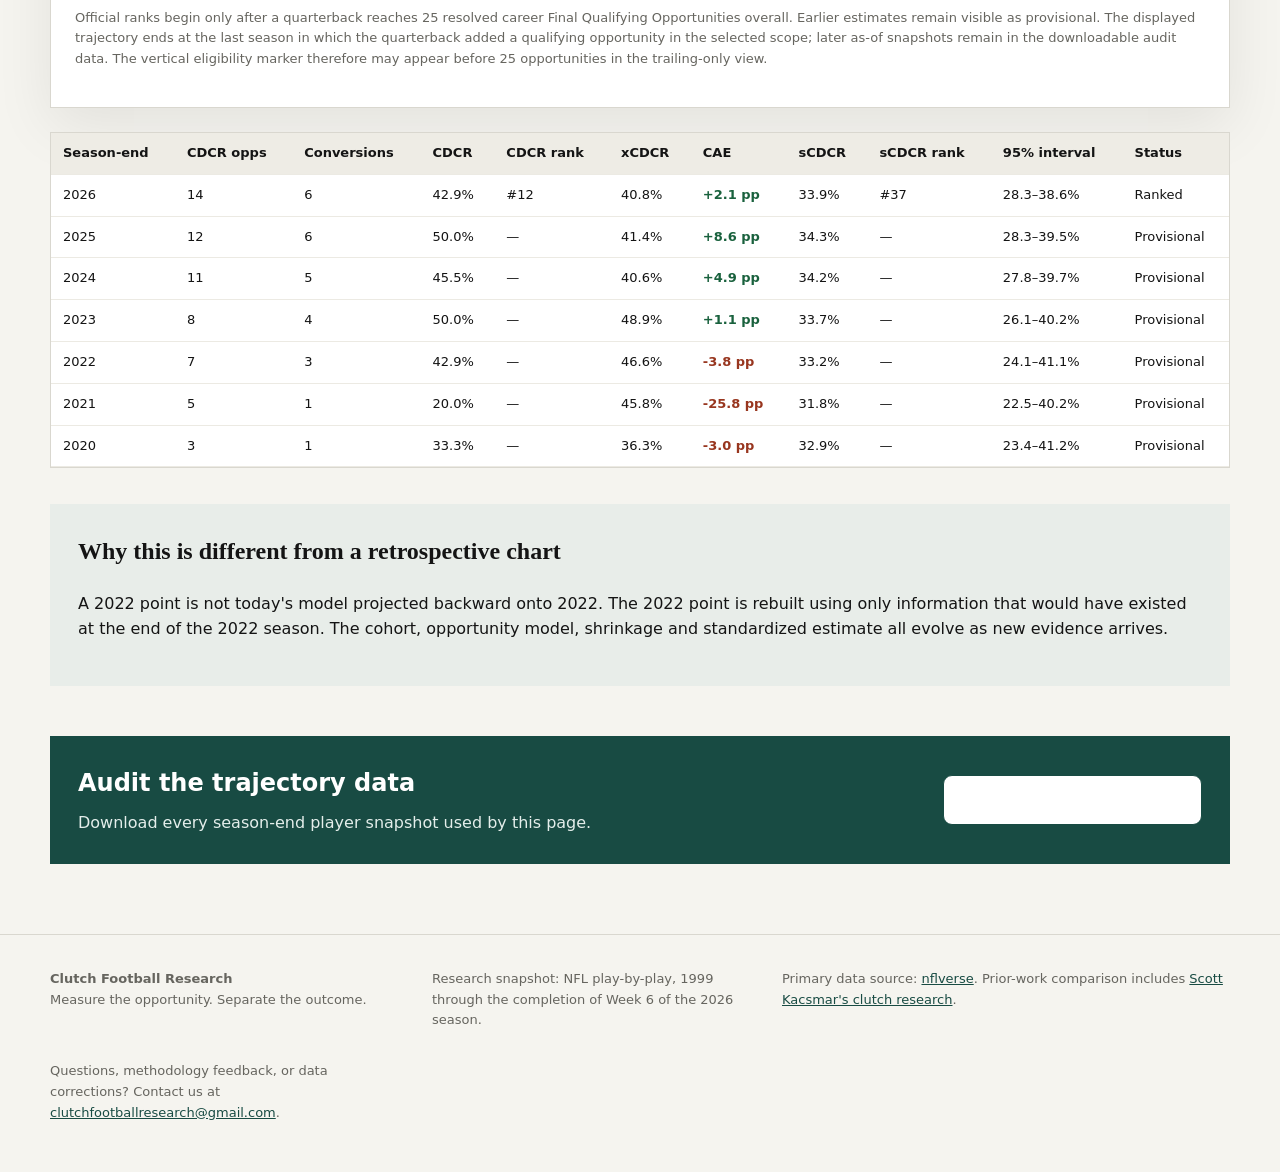
<file: players.html>
<!doctype html>
<html lang="en">
<head>
  <meta charset="utf-8">
  <meta name="viewport" content="width=device-width, initial-scale=1">
  <meta name="robots" content="noindex, nofollow">
  <title>Player trajectories | Clutch Football Research</title>
  <meta name="description" content="What 4,531 NFL late-game opportunities tell us about quarterback performance under pressure — and why no single statistic can answer the question by itself.">
  <link rel="stylesheet" href="assets/styles.css?v=20261002-compare-careers-1">
  
</head>
<body>
<header class="site-header">
  <div class="shell header-inner">
    <a class="brand" href="index.html"><span class="brand-mark">CFR</span><span>Clutch Football Research</span></a>
    <nav><a class="nav-link " href="index.html">Article</a><a class="nav-link " href="weekly.html">Weekly</a><a class="nav-link " href="results.html">Results</a><a class="nav-link active" href="players.html">Player trajectories</a><a class="nav-link " href="compare.html">Compare players</a><a class="nav-link " href="explore.html">Explore every decision</a><a class="nav-link " href="data.html">Data</a><a class="nav-link " href="methodology.html">Methodology</a></nav>
  </div>
</header>
<main>

<section class="page-hero compact">
  <div class="shell">
    <div class="eyebrow">Player trajectories</div>
    <h1>What did the evidence say <em>then</em>?</h1>
    <p class="dek">Every season-end snapshot is rebuilt using only information available through that season. No future games, future seasons or future quarterback results are allowed to leak backward into the estimate.</p>
  </div>
</section>
<section class="shell section">
  <div class="trajectory-controls">
    <label>
      <span>Quarterback</span>
      <select id="trajectory-qb"></select>
    </label>
    <div class="scope-toggle" role="group" aria-label="Trajectory scope">
      <button class="button small active" data-scope="trailing">Trailing</button>
      <button class="button small" data-scope="overall">Overall</button>
    </div>
  </div>

  <section class="clutch-breakdown-panel" aria-labelledby="clutch-breakdown-title">
    <div class="clutch-breakdown-head">
      <div>
        <span class="kicker">Current validated snapshot</span>
        <h2 id="clutch-breakdown-title">Clutch opportunity breakdown</h2>
      </div>
      <p>Overall CDCR is split into opportunities that began <strong>trailing</strong> and <strong>tied</strong>.</p>
    </div>
    <div class="clutch-breakdown" id="clutch-breakdown"></div>
  </section>

  <div class="trajectory-summary" id="trajectory-summary"></div>

  <article class="trajectory-card">
    <div class="trajectory-card-head">
      <div>
        <span class="kicker">True as-of career trajectory</span>
        <h2 id="trajectory-title"></h2>
      </div>
      <div class="trajectory-legend">
        <span><i class="legend-line raw"></i>Observed CDCR</span>
        <span><i class="legend-line standardized"></i>sCDCR</span>
        <span><i class="legend-band"></i>sCDCR 95% interval</span>
      </div>
    </div>
    <div id="trajectory-chart" class="trajectory-chart" aria-label="Season-by-season quarterback trajectory"></div>
    <p class="fineprint">Official ranks begin only after a quarterback reaches 25 resolved career Final Qualifying Opportunities overall. Earlier estimates remain visible as provisional. The displayed trajectory ends at the last season in which the quarterback added a qualifying opportunity in the selected scope; later as-of snapshots remain in the downloadable audit data. The vertical eligibility marker therefore may appear before 25 opportunities in the trailing-only view.</p>
  </article>

  <div class="trajectory-table-wrap">
    <table class="data-table" id="trajectory-table">
      <thead>
        <tr>
          <th>Season-end</th>
          <th>CDCR opps</th>
          <th>Conversions</th>
          <th>CDCR</th>
          <th>CDCR rank</th>
          <th>xCDCR</th>
          <th>CAE</th>
          <th>sCDCR</th>
          <th>sCDCR rank</th>
          <th>95% interval</th>
          <th>Status</th>
        </tr>
      </thead>
      <tbody></tbody>
    </table>
  </div>

  <aside class="transparency-box">
    <h2>Why this is different from a retrospective chart</h2>
    <p>A 2022 point is not today's model projected backward onto 2022. The 2022 point is rebuilt using only information that would have existed at the end of the 2022 season. The cohort, opportunity model, shrinkage and standardized estimate all evolve as new evidence arrives.</p>
  </aside>

  <div class="download-panel">
    <div>
      <h2>Audit the trajectory data</h2>
      <p>Download every season-end player snapshot used by this page.</p>
    </div>
    <a class="button primary" href="downloads/player_asof_trajectory.csv">Download trajectory CSV</a>
  </div>
</section>

</main>
<footer class="site-footer">
  <div class="shell footer-grid">
    <div><strong>Clutch Football Research</strong><br><span>Measure the opportunity. Separate the outcome.</span></div>
    <div>Research snapshot: NFL play-by-play, 1999 through the completion of Week 6 of the 2026 season.</div>
    <div>Primary data source: <a href="https://www.nflverse.com/" rel="noopener">nflverse</a>. Prior-work comparison includes <a href="https://www.365scores.com/news/justin-herbert-more-clutch-nfl-quarterback" rel="noopener">Scott Kacsmar's clutch research</a>.</div>
    <div>Questions, methodology feedback, or data corrections? Contact us at <a href="mailto:clutchfootballresearch@gmail.com">clutchfootballresearch@gmail.com</a>.</div>
  </div>
</footer>
<script src="assets/site.js?v=20261002-compare-careers-1"></script>
<script>window.CFR_PAGE="players";</script>
</body>
</html>
</file>
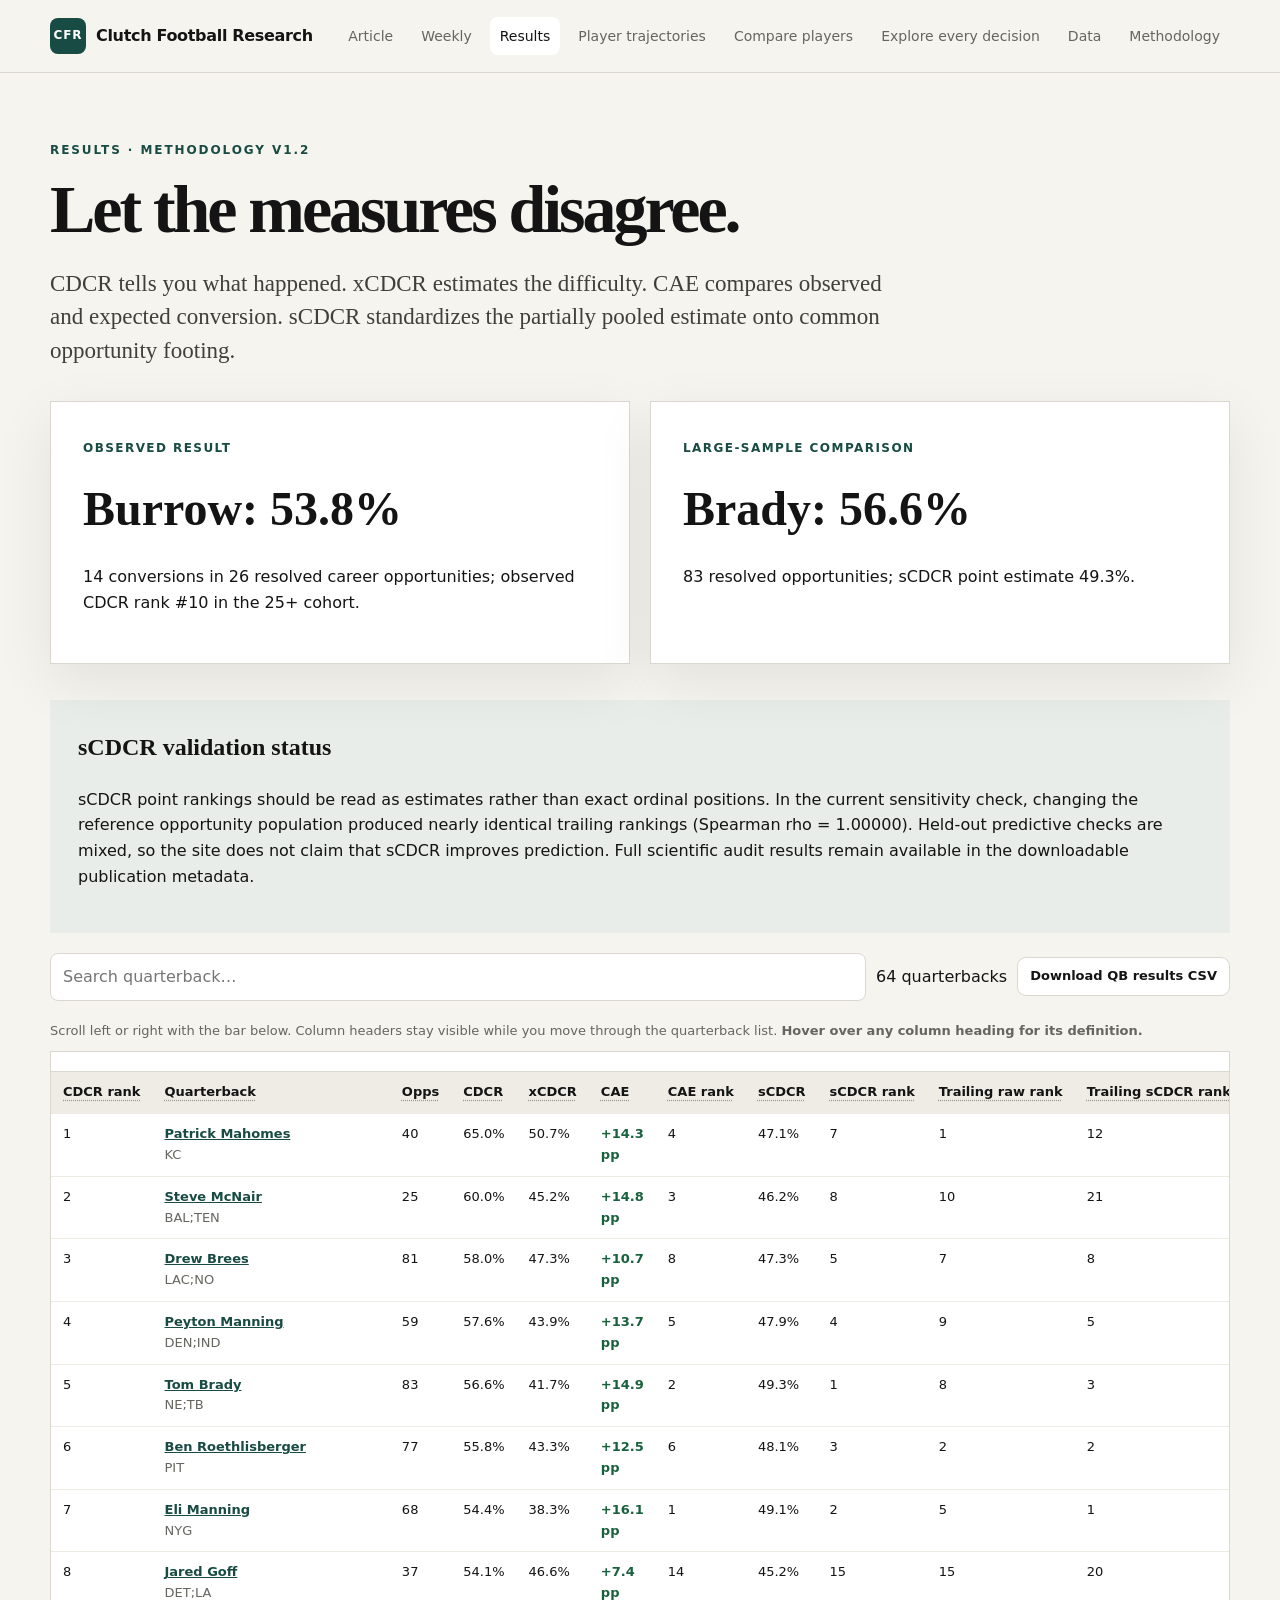
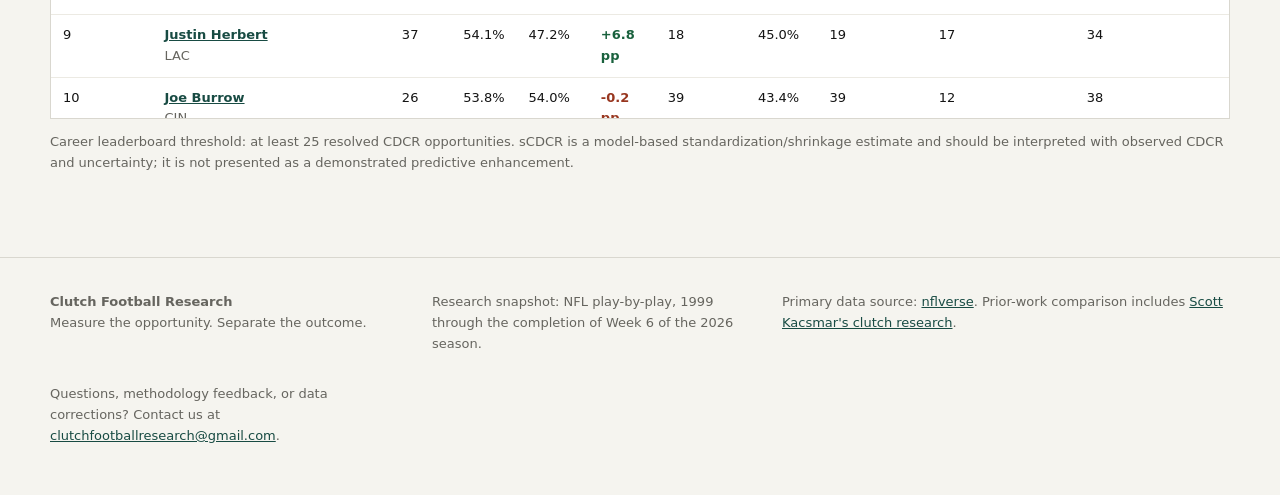
<file: results.html>
<!doctype html>
<html lang="en">
<head>
  <meta charset="utf-8">
  <meta name="viewport" content="width=device-width, initial-scale=1">
  <meta name="robots" content="noindex, nofollow">
  <title>Results | Clutch Football Research</title>
  <meta name="description" content="What 4,531 NFL late-game opportunities tell us about quarterback performance under pressure — and why no single statistic can answer the question by itself.">
  <link rel="stylesheet" href="assets/styles.css?v=20261002-compare-careers-1">
  
</head>
<body>
<header class="site-header">
  <div class="shell header-inner">
    <a class="brand" href="index.html"><span class="brand-mark">CFR</span><span>Clutch Football Research</span></a>
    <nav><a class="nav-link " href="index.html">Article</a><a class="nav-link " href="weekly.html">Weekly</a><a class="nav-link active" href="results.html">Results</a><a class="nav-link " href="players.html">Player trajectories</a><a class="nav-link " href="compare.html">Compare players</a><a class="nav-link " href="explore.html">Explore every decision</a><a class="nav-link " href="data.html">Data</a><a class="nav-link " href="methodology.html">Methodology</a></nav>
  </div>
</header>
<main>

<section class="page-hero compact">
  <div class="shell">
    <div class="eyebrow">Results · Methodology v1.2</div>
    <h1>Let the measures disagree.</h1>
    <p class="dek">CDCR tells you what happened. xCDCR estimates the difficulty. CAE compares observed and expected conversion. sCDCR standardizes the partially pooled estimate onto common opportunity footing.</p>
  </div>
</section>
<section class="shell section">
  <div class="spotlight-grid">
    <article class="spotlight">
      <span class="kicker">Observed result</span>
      <h2>Burrow: 53.8%</h2>
      <p>14 conversions in 26 resolved career opportunities; observed CDCR rank #10 in the 25+ cohort.</p>
    </article>
    <article class="spotlight">
      <span class="kicker">Large-sample comparison</span>
      <h2>Brady: 56.6%</h2>
      <p>83 resolved opportunities; sCDCR point estimate 49.3%.</p>
    </article>
  </div>

  <div class="transparency-box">
    <h2>sCDCR validation status</h2>
    <p>sCDCR point rankings should be read as estimates rather than exact ordinal positions. In the current sensitivity check, changing the reference opportunity population produced nearly identical trailing rankings (Spearman rho = 1.00000). Held-out predictive checks are mixed, so the site does not claim that sCDCR improves prediction. Full scientific audit results remain available in the downloadable publication metadata.</p>
  </div>

  <div class="table-toolbar">
    <input id="qb-search" type="search" placeholder="Search quarterback…">
    <span id="qb-count"></span>
    <a class="button small" href="downloads/qb_results.csv">Download QB results CSV</a>
  </div>
  <p class="table-help">Scroll left or right with the bar below. Column headers stay visible while you move through the quarterback list. <strong>Hover over any column heading for its definition.</strong></p>
  <div class="qb-top-scroll" id="qb-top-scroll" aria-label="Horizontal results scrollbar">
    <div class="qb-top-scroll-inner" id="qb-top-scroll-inner"></div>
  </div>
  <div class="table-wrap qb-results-wrap" id="qb-results-wrap">
    <table id="qb-table" class="data-table">
      <thead>
        <tr>
          <th data-key="rank" title="Rank among qualified quarterbacks by observed Clutch Drive Conversion Rate (CDCR). The published career leaderboard requires at least 25 resolved CDCR opportunities.">CDCR rank</th>
          <th data-key="qb" title="Quarterback credited with the selected clutch opportunity. Team abbreviations shown beneath the name reflect teams represented in the study window.">Quarterback</th>
          <th data-key="opportunities" title="Resolved final qualifying CDCR opportunities for the quarterback. Unresolved manual-review or non-decision cases are excluded from the rate denominator.">Opps</th>
          <th data-key="cdcr_pct" title="Clutch Drive Conversion Rate: the percentage of resolved final qualifying opportunities in which the offense achieved the required result before the selected possession ended.">CDCR</th>
          <th data-key="xcdcr_pct" title="Expected CDCR: modeled conversion probability based on the opportunity's starting context, including score state, time remaining, field position, and era.">xCDCR</th>
          <th data-key="cae_pp" title="Conversions Above Expected: observed CDCR minus xCDCR, expressed in percentage points. Positive values indicate conversion above the modeled expectation.">CAE</th>
          <th data-key="cae_rank" title="Rank among qualified quarterbacks by Conversions Above Expected (CAE).">CAE rank</th>
          <th data-key="sdcr_pct" title="Standardized CDCR: a partially pooled estimate that adjusts for opportunity context and evaluates quarterbacks on a common reference opportunity distribution. Overall reference stability is not assessed by the trailing audit; retain uncertainty and consult publication metadata.">sCDCR</th>
          <th data-key="sdcr_rank" title="Rank among qualified quarterbacks by the sCDCR point estimate.">sCDCR rank</th>
          <th data-key="trailing_cdcr_rank" title="Observed CDCR rank using only qualifying opportunities that began with the offense trailing, excluding tied starts.">Trailing raw rank</th>
          <th data-key="trailing_sdcr_rank" title="Trailing sCDCR point-estimate rank. Consult the displayed scoped publication status and uncertainty; reference sensitivity can change its ordering.">Trailing sCDCR rank</th>
          <th data-key="raw_outcome_rank" title="Rank under the reconstructed raw game-outcome framework used for comparison with prior clutch research. Unlike CDCR, this framework can depend on the eventual game outcome.">Raw outcome rank</th>
          <th data-key="adjusted_outcome_rank" title="Rank under the study's supplemental adjusted game-outcome comparison framework, which attempts to account for selected attribution edge cases.">Adjusted rank</th>
          <th data-key="clutch_response_events" title="Count of all successful qualifying late-game responses, including earlier successful responses that may be followed by a later final CDCR opportunity. This is a count, not a second success rate.">Clutch Response Events</th>
          <th data-key="conversion_nonwin_pct" title="Percentage of the quarterback's successful CDCR conversions in which the team ultimately did not win the game. This illustrates why CDCR separates the offensive opportunity result from the final team outcome.">Conv. → non-win</th>
        </tr>
      </thead>
      <tbody></tbody>
    </table>
  </div>
  <p class="fineprint">Career leaderboard threshold: at least 25 resolved CDCR opportunities. sCDCR is a model-based standardization/shrinkage estimate and should be interpreted with observed CDCR and uncertainty; it is not presented as a demonstrated predictive enhancement.</p>
</section>

</main>
<footer class="site-footer">
  <div class="shell footer-grid">
    <div><strong>Clutch Football Research</strong><br><span>Measure the opportunity. Separate the outcome.</span></div>
    <div>Research snapshot: NFL play-by-play, 1999 through the completion of Week 6 of the 2026 season.</div>
    <div>Primary data source: <a href="https://www.nflverse.com/" rel="noopener">nflverse</a>. Prior-work comparison includes <a href="https://www.365scores.com/news/justin-herbert-more-clutch-nfl-quarterback" rel="noopener">Scott Kacsmar's clutch research</a>.</div>
    <div>Questions, methodology feedback, or data corrections? Contact us at <a href="mailto:clutchfootballresearch@gmail.com">clutchfootballresearch@gmail.com</a>.</div>
  </div>
</footer>
<script src="assets/site.js?v=20261002-compare-careers-1"></script>
<script>window.CFR_PAGE="results";</script>
</body>
</html>
</file>
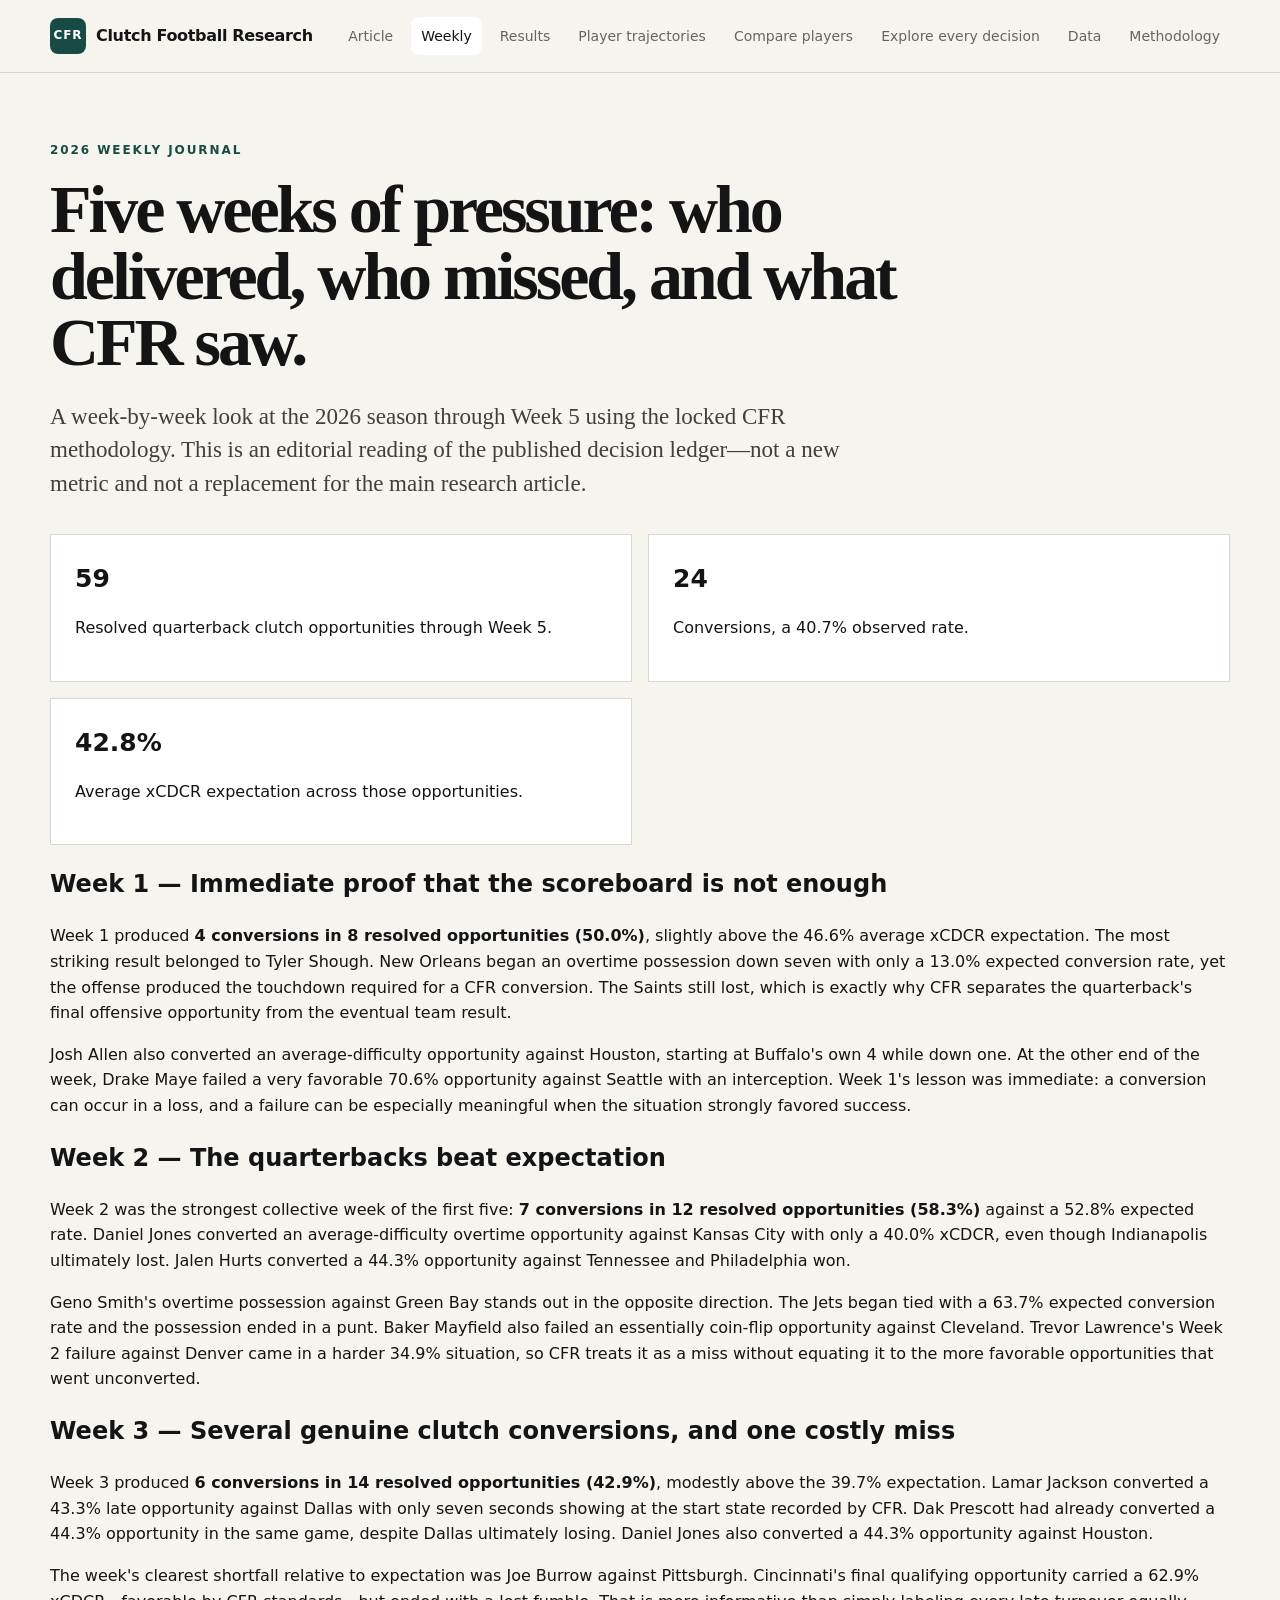
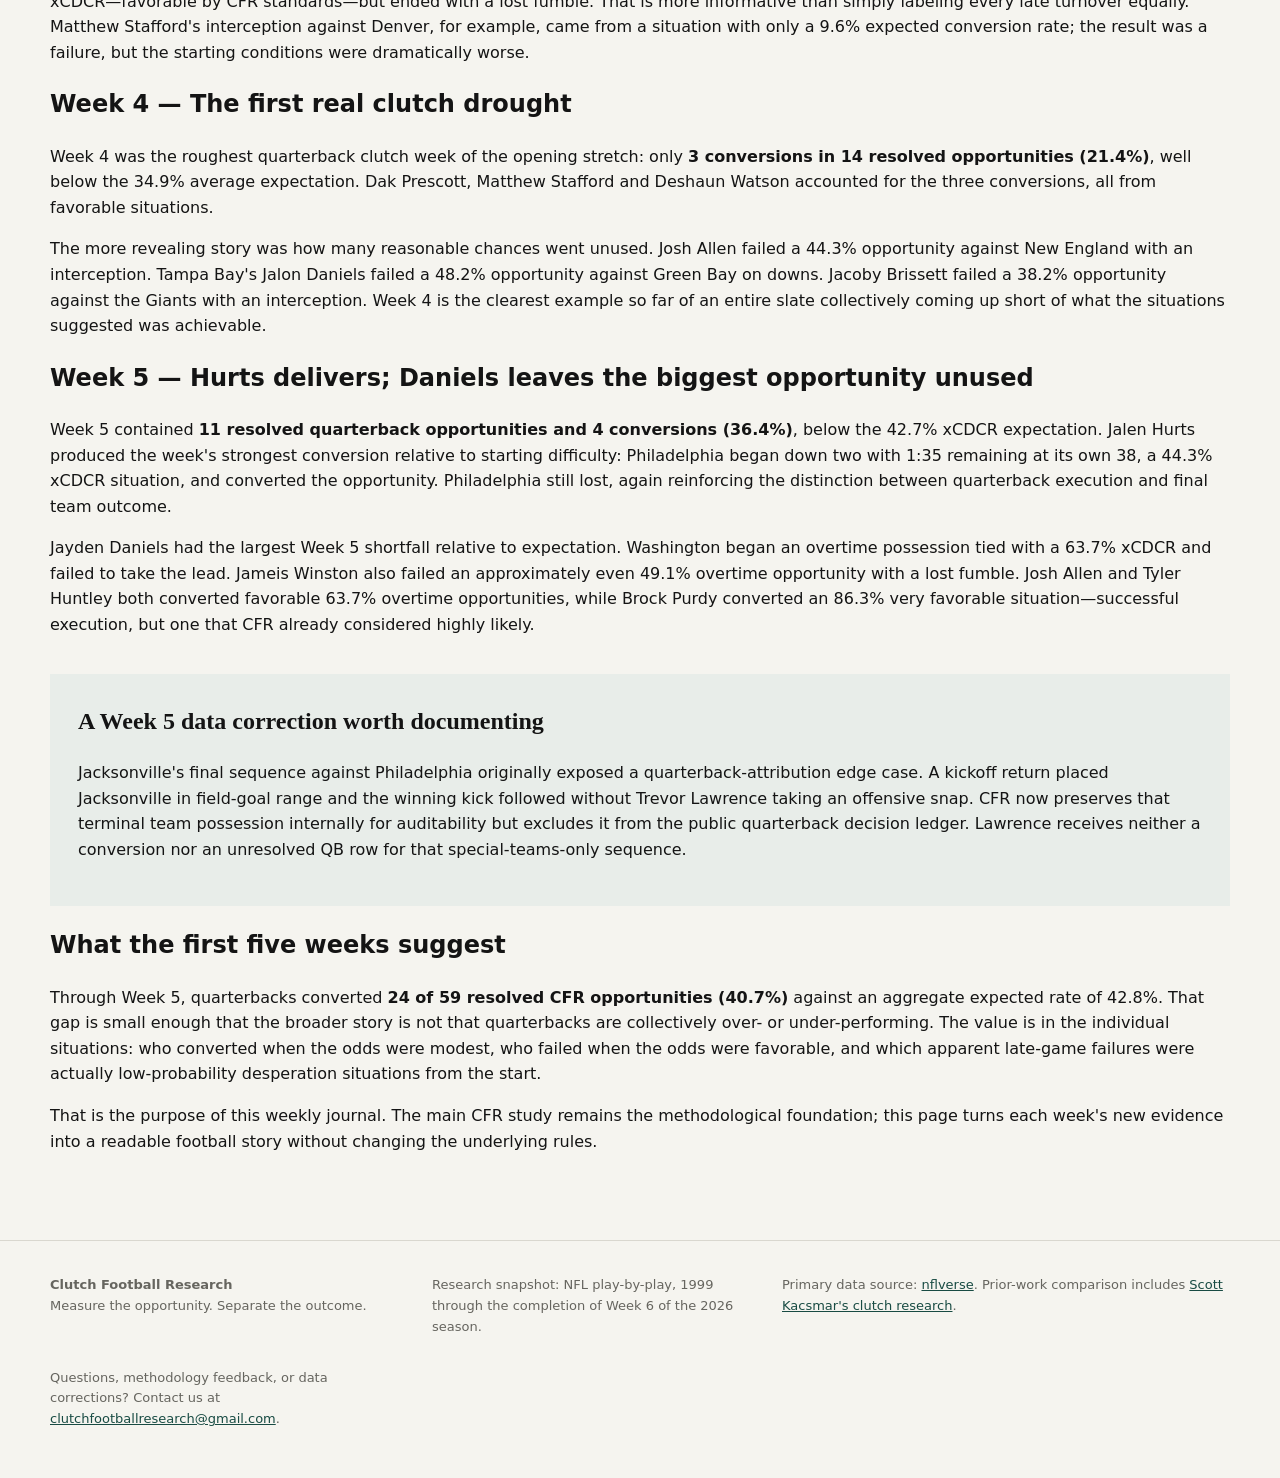
<file: weekly.html>
<!doctype html>
<html lang="en">
<head>
  <meta charset="utf-8">
  <meta name="viewport" content="width=device-width, initial-scale=1">
  <meta name="robots" content="noindex, nofollow">
  <title>2026 Weekly Journal | Clutch Football Research</title>
  <meta name="description" content="What 4,531 NFL late-game opportunities tell us about quarterback performance under pressure — and why no single statistic can answer the question by itself.">
  <link rel="stylesheet" href="assets/styles.css?v=20261002-compare-careers-1">
  
</head>
<body>
<header class="site-header">
  <div class="shell header-inner">
    <a class="brand" href="index.html"><span class="brand-mark">CFR</span><span>Clutch Football Research</span></a>
    <nav><a class="nav-link " href="index.html">Article</a><a class="nav-link active" href="weekly.html">Weekly</a><a class="nav-link " href="results.html">Results</a><a class="nav-link " href="players.html">Player trajectories</a><a class="nav-link " href="compare.html">Compare players</a><a class="nav-link " href="explore.html">Explore every decision</a><a class="nav-link " href="data.html">Data</a><a class="nav-link " href="methodology.html">Methodology</a></nav>
  </div>
</header>
<main>

<section class="page-hero compact">
  <div class="shell">
    <div class="eyebrow">2026 weekly journal</div>
    <h1>Five weeks of pressure: who delivered, who missed, and what CFR saw.</h1>
    <p class="dek">A week-by-week look at the 2026 season through Week 5 using the locked CFR methodology. This is an editorial reading of the published decision ledger—not a new metric and not a replacement for the main research article.</p>
  </div>
</section>

<section class="shell section">
  <div class="method-grid">
    <article><h2>59</h2><p>Resolved quarterback clutch opportunities through Week 5.</p></article>
    <article><h2>24</h2><p>Conversions, a 40.7% observed rate.</p></article>
    <article><h2>42.8%</h2><p>Average xCDCR expectation across those opportunities.</p></article>
  </div>

  <div class="article-body">
    <h2>Week 1 — Immediate proof that the scoreboard is not enough</h2>
    <p>Week 1 produced <strong>4 conversions in 8 resolved opportunities (50.0%)</strong>, slightly above the 46.6% average xCDCR expectation. The most striking result belonged to Tyler Shough. New Orleans began an overtime possession down seven with only a 13.0% expected conversion rate, yet the offense produced the touchdown required for a CFR conversion. The Saints still lost, which is exactly why CFR separates the quarterback's final offensive opportunity from the eventual team result.</p>
    <p>Josh Allen also converted an average-difficulty opportunity against Houston, starting at Buffalo's own 4 while down one. At the other end of the week, Drake Maye failed a very favorable 70.6% opportunity against Seattle with an interception. Week 1's lesson was immediate: a conversion can occur in a loss, and a failure can be especially meaningful when the situation strongly favored success.</p>

    <h2>Week 2 — The quarterbacks beat expectation</h2>
    <p>Week 2 was the strongest collective week of the first five: <strong>7 conversions in 12 resolved opportunities (58.3%)</strong> against a 52.8% expected rate. Daniel Jones converted an average-difficulty overtime opportunity against Kansas City with only a 40.0% xCDCR, even though Indianapolis ultimately lost. Jalen Hurts converted a 44.3% opportunity against Tennessee and Philadelphia won.</p>
    <p>Geno Smith's overtime possession against Green Bay stands out in the opposite direction. The Jets began tied with a 63.7% expected conversion rate and the possession ended in a punt. Baker Mayfield also failed an essentially coin-flip opportunity against Cleveland. Trevor Lawrence's Week 2 failure against Denver came in a harder 34.9% situation, so CFR treats it as a miss without equating it to the more favorable opportunities that went unconverted.</p>

    <h2>Week 3 — Several genuine clutch conversions, and one costly miss</h2>
    <p>Week 3 produced <strong>6 conversions in 14 resolved opportunities (42.9%)</strong>, modestly above the 39.7% expectation. Lamar Jackson converted a 43.3% late opportunity against Dallas with only seven seconds showing at the start state recorded by CFR. Dak Prescott had already converted a 44.3% opportunity in the same game, despite Dallas ultimately losing. Daniel Jones also converted a 44.3% opportunity against Houston.</p>
    <p>The week's clearest shortfall relative to expectation was Joe Burrow against Pittsburgh. Cincinnati's final qualifying opportunity carried a 62.9% xCDCR—favorable by CFR standards—but ended with a lost fumble. That is more informative than simply labeling every late turnover equally. Matthew Stafford's interception against Denver, for example, came from a situation with only a 9.6% expected conversion rate; the result was a failure, but the starting conditions were dramatically worse.</p>

    <h2>Week 4 — The first real clutch drought</h2>
    <p>Week 4 was the roughest quarterback clutch week of the opening stretch: only <strong>3 conversions in 14 resolved opportunities (21.4%)</strong>, well below the 34.9% average expectation. Dak Prescott, Matthew Stafford and Deshaun Watson accounted for the three conversions, all from favorable situations.</p>
    <p>The more revealing story was how many reasonable chances went unused. Josh Allen failed a 44.3% opportunity against New England with an interception. Tampa Bay's Jalon Daniels failed a 48.2% opportunity against Green Bay on downs. Jacoby Brissett failed a 38.2% opportunity against the Giants with an interception. Week 4 is the clearest example so far of an entire slate collectively coming up short of what the situations suggested was achievable.</p>

    <h2>Week 5 — Hurts delivers; Daniels leaves the biggest opportunity unused</h2>
    <p>Week 5 contained <strong>11 resolved quarterback opportunities and 4 conversions (36.4%)</strong>, below the 42.7% xCDCR expectation. Jalen Hurts produced the week's strongest conversion relative to starting difficulty: Philadelphia began down two with 1:35 remaining at its own 38, a 44.3% xCDCR situation, and converted the opportunity. Philadelphia still lost, again reinforcing the distinction between quarterback execution and final team outcome.</p>
    <p>Jayden Daniels had the largest Week 5 shortfall relative to expectation. Washington began an overtime possession tied with a 63.7% xCDCR and failed to take the lead. Jameis Winston also failed an approximately even 49.1% overtime opportunity with a lost fumble. Josh Allen and Tyler Huntley both converted favorable 63.7% overtime opportunities, while Brock Purdy converted an 86.3% very favorable situation—successful execution, but one that CFR already considered highly likely.</p>

    <aside class="transparency-box">
      <h2>A Week 5 data correction worth documenting</h2>
      <p>Jacksonville's final sequence against Philadelphia originally exposed a quarterback-attribution edge case. A kickoff return placed Jacksonville in field-goal range and the winning kick followed without Trevor Lawrence taking an offensive snap. CFR now preserves that terminal team possession internally for auditability but excludes it from the public quarterback decision ledger. Lawrence receives neither a conversion nor an unresolved QB row for that special-teams-only sequence.</p>
    </aside>

    <h2>What the first five weeks suggest</h2>
    <p>Through Week 5, quarterbacks converted <strong>24 of 59 resolved CFR opportunities (40.7%)</strong> against an aggregate expected rate of 42.8%. That gap is small enough that the broader story is not that quarterbacks are collectively over- or under-performing. The value is in the individual situations: who converted when the odds were modest, who failed when the odds were favorable, and which apparent late-game failures were actually low-probability desperation situations from the start.</p>
    <p>That is the purpose of this weekly journal. The main CFR study remains the methodological foundation; this page turns each week's new evidence into a readable football story without changing the underlying rules.</p>
  </div>
</section>

</main>
<footer class="site-footer">
  <div class="shell footer-grid">
    <div><strong>Clutch Football Research</strong><br><span>Measure the opportunity. Separate the outcome.</span></div>
    <div>Research snapshot: NFL play-by-play, 1999 through the completion of Week 6 of the 2026 season.</div>
    <div>Primary data source: <a href="https://www.nflverse.com/" rel="noopener">nflverse</a>. Prior-work comparison includes <a href="https://www.365scores.com/news/justin-herbert-more-clutch-nfl-quarterback" rel="noopener">Scott Kacsmar's clutch research</a>.</div>
    <div>Questions, methodology feedback, or data corrections? Contact us at <a href="mailto:clutchfootballresearch@gmail.com">clutchfootballresearch@gmail.com</a>.</div>
  </div>
</footer>
<script src="assets/site.js?v=20261002-compare-careers-1"></script>

</body>
</html>
</file>
<file: assets/styles.css>
:root{--bg:#f5f4ef;--paper:#fff;--ink:#141414;--muted:#66655f;--line:#d9d7cf;--accent:#184b43;--accent2:#a5482d;--soft:#e8ede9;--shadow:0 18px 55px rgba(0,0,0,.08)}
*{box-sizing:border-box}html{scroll-behavior:smooth}body{margin:0;background:var(--bg);color:var(--ink);font-family:Inter,ui-sans-serif,system-ui,-apple-system,BlinkMacSystemFont,"Segoe UI",sans-serif;line-height:1.6}
a{color:var(--accent)}img{max-width:100%;height:auto}.shell{width:min(1180px,calc(100% - 40px));margin:auto}.article-shell{width:min(820px,calc(100% - 40px));margin:auto}
.site-header{position:sticky;top:0;z-index:20;background:rgba(245,244,239,.94);backdrop-filter:blur(12px);border-bottom:1px solid var(--line)}.header-inner{height:72px;display:flex;align-items:center;justify-content:space-between;gap:24px}.brand{display:flex;align-items:center;gap:10px;text-decoration:none;color:var(--ink);font-weight:800;letter-spacing:-.02em}.brand-mark{display:inline-grid;place-items:center;width:36px;height:36px;background:var(--accent);color:#fff;border-radius:8px;font-size:12px;letter-spacing:.08em}.site-header nav{display:flex;gap:8px;flex-wrap:wrap}.nav-link{padding:8px 10px;text-decoration:none;color:var(--muted);font-size:14px;border-radius:8px}.nav-link.active,.nav-link:hover{background:#fff;color:var(--ink)}
.hero{padding:90px 0 44px;background:linear-gradient(180deg,#eeece5 0,var(--bg) 100%)}.eyebrow{text-transform:uppercase;letter-spacing:.16em;font-weight:800;font-size:12px;color:var(--accent)}h1{font-family:Georgia,"Times New Roman",serif;font-size:clamp(46px,7vw,78px);line-height:.98;letter-spacing:-.045em;margin:16px 0 24px}.dek{font-family:Georgia,"Times New Roman",serif;font-size:23px;line-height:1.45;color:#403f3a;margin:0}.hero-stats{display:grid;grid-template-columns:repeat(3,1fr);gap:1px;background:var(--line);margin-top:42px;border:1px solid var(--line)}.hero-stats>div{background:var(--paper);padding:22px}.hero-stats strong{display:block;font-size:30px;line-height:1}.hero-stats span{display:block;color:var(--muted);font-size:13px;margin-top:8px}
.article{background:var(--paper);padding:42px 70px 70px;box-shadow:var(--shadow);margin-bottom:70px}.article p,.article li{font-family:Georgia,"Times New Roman",serif;font-size:19px;line-height:1.75}.article h2,.methodology h2{font-family:Georgia,"Times New Roman",serif;font-size:36px;line-height:1.1;margin:64px 0 20px;letter-spacing:-.03em}.article ul{padding-left:26px}.pullquote{font-size:29px!important;line-height:1.35!important;border-left:5px solid var(--accent);padding:6px 0 6px 24px;margin:38px 0!important}.formula{text-align:center;background:var(--soft);padding:22px;font-size:27px!important;font-weight:700}.comparison-strip{display:grid;grid-template-columns:repeat(3,1fr);border:1px solid var(--line);margin:30px 0}.comparison-strip.two{grid-template-columns:repeat(4,1fr)}.comparison-strip>div{padding:22px;border-right:1px solid var(--line)}.comparison-strip>div:last-child{border:0}.comparison-strip span{display:block;color:var(--muted);font-size:12px;text-transform:uppercase;letter-spacing:.06em}.comparison-strip strong{display:block;font-size:32px;margin-top:8px}.article figure{margin:40px -30px}.article figcaption,.wide-figure figcaption{color:var(--muted);font-size:14px;margin-top:10px}.closing-ranks{text-align:center;font-size:27px!important;line-height:1.55!important;padding:28px;background:#f2f0e9}.article-actions{display:flex;gap:12px;flex-wrap:wrap;margin-top:42px}
.longform{max-width:900px}.longform p,.longform li{font-size:18px;line-height:1.72}.longform h2{font-size:30px;line-height:1.18;margin:52px 0 18px}.longform strong{font-weight:650}.article-hero h1{font-size:clamp(42px,6vw,66px)}.article-hero .dek{font-size:21px}.article-table{margin:26px 0 18px}.article-table .data-table{min-width:1040px}.rank-scatter svg{width:100%;height:auto;display:block}.scatter-grid{stroke:#e5e2da;stroke-width:1}.scatter-agreement{stroke:#77746c;stroke-width:1.4;stroke-dasharray:7 6}.scatter-point{fill:#184b43;opacity:.86}.scatter-axis{fill:#77746c;font-size:11px}.scatter-label{fill:#292824;font-size:10px}.scatter-title{fill:#4f4d47;font-size:12px;font-weight:600}.formula.subtle{font-size:21px!important;font-weight:600}.clarification-box{margin:24px 0;padding:18px 20px;border-left:3px solid #8d8a82;background:#f7f5f0}.clarification-box p{margin:0 0 12px}.clarification-box p:last-child{margin-bottom:0}.source-note{border-top:1px solid var(--line);margin-top:50px;padding-top:24px;color:var(--muted);font-size:14px}
.button{display:inline-flex;align-items:center;justify-content:center;text-decoration:none;border:1px solid var(--line);background:#fff;color:var(--ink);padding:11px 16px;border-radius:9px;font-weight:700;cursor:pointer}.button.primary{background:var(--accent);color:#fff;border-color:var(--accent)}.button.small{padding:8px 12px;font-size:13px}
.page-hero{padding:68px 0 34px}.page-hero.compact h1{font-size:clamp(42px,6vw,68px);max-width:900px}.page-hero .dek{max-width:850px}.section{padding-bottom:70px}.spotlight-grid{display:grid;grid-template-columns:1fr 1fr;gap:20px}.spotlight{background:var(--paper);padding:32px;border:1px solid var(--line);box-shadow:var(--shadow)}.spotlight .kicker{font-size:12px;text-transform:uppercase;letter-spacing:.12em;color:var(--accent);font-weight:800}.spotlight h2{font-family:Georgia,serif;font-size:48px;margin:12px 0}.wide-figure{background:var(--paper);padding:24px;border:1px solid var(--line);margin:28px 0 42px}
.table-toolbar,.filters{display:flex;gap:10px;align-items:center;flex-wrap:wrap;margin:20px 0}.table-toolbar input,.filters input,.filters select{background:#fff;border:1px solid var(--line);border-radius:8px;padding:10px 12px;font:inherit;min-width:180px}.table-toolbar input{flex:1;min-width:260px}.table-wrap{overflow:auto;background:#fff;border:1px solid var(--line)}.data-table{border-collapse:collapse;width:100%;font-size:13px}.data-table th{position:sticky;top:0;background:#eeece5;text-align:left;white-space:nowrap;cursor:pointer}.data-table th,.data-table td{padding:10px 12px;border-bottom:1px solid #eceae3;vertical-align:top}.data-table tbody tr:hover{background:#faf9f5}.data-table .positive{color:#19613d;font-weight:700}.data-table .negative{color:#98361f;font-weight:700}.fineprint{color:var(--muted);font-size:13px}.ledger-summary{margin:16px 0;color:var(--muted)}.ledger-summary strong{color:var(--ink);font-size:24px}.ledger .data-table{min-width:1400px}.pager{display:flex;justify-content:center;align-items:center;gap:16px;margin:22px}.transparency-box{background:var(--soft);padding:28px;margin-top:36px}.transparency-box h2{margin-top:0;font-family:Georgia,serif}.decision-badge{display:inline-block;padding:3px 7px;border-radius:999px;font-weight:800;font-size:11px;background:#eee}.decision-badge.CONVERSION{background:#dcebdd;color:#1e5b34}.decision-badge.FAILURE{background:#f0ddd7;color:#8b311f}.decision-badge.ND-K{background:#e5e1ef;color:#55457d}.decision-badge.MANUAL_REVIEW{background:#eee4cb;color:#735a17}
.method-grid{display:grid;grid-template-columns:repeat(2,1fr);gap:16px}.method-grid article{background:#fff;border:1px solid var(--line);padding:24px}.method-grid h2{font-size:25px;margin:0 0 10px}.download-panel{display:flex;align-items:center;justify-content:space-between;gap:20px;background:var(--accent);color:#fff;padding:28px;margin-top:50px}.download-panel h2{margin:0 0 8px}.download-panel p{margin:0;color:#e4eeeb}.download-panel .button{background:#fff}
.site-footer{border-top:1px solid var(--line);padding:34px 0 48px;color:var(--muted);font-size:13px}.footer-grid{display:grid;grid-template-columns:1.1fr 1fr 1.4fr;gap:30px}

.table-help{margin:8px 0 10px;color:var(--muted);font-size:13px}.qb-top-scroll{overflow-x:scroll;overflow-y:hidden;height:20px;background:#fff;border:1px solid var(--line);border-bottom:0;scrollbar-width:auto;scrollbar-color:#817d74 #eceae3}.qb-top-scroll-inner{height:1px}.qb-top-scroll::-webkit-scrollbar{height:16px}.qb-top-scroll::-webkit-scrollbar-track{background:#eceae3}.qb-top-scroll::-webkit-scrollbar-thumb{background:#817d74;border:3px solid #eceae3;border-radius:999px}.qb-results-wrap{max-height:72vh;overflow:auto;scrollbar-gutter:stable;background:#fff}.qb-results-wrap::-webkit-scrollbar{height:16px;width:12px}.qb-results-wrap::-webkit-scrollbar-track{background:#eceae3}.qb-results-wrap::-webkit-scrollbar-thumb{background:#817d74;border:3px solid #eceae3;border-radius:999px}.qb-results-wrap #qb-table{min-width:1500px}.qb-results-wrap #qb-table th{position:sticky;top:0;z-index:5;background:#eeece5}.qb-results-wrap #qb-table th[title]{text-decoration:underline dotted;text-underline-offset:3px;text-decoration-color:#9a978f}
.clutch-breakdown-panel{background:#fff;border:1px solid var(--line);padding:24px;margin:0 0 24px;box-shadow:var(--shadow)}.clutch-breakdown-head{display:flex;align-items:flex-end;justify-content:space-between;gap:20px;flex-wrap:wrap;margin-bottom:16px}.clutch-breakdown-head .kicker{font-size:12px;text-transform:uppercase;letter-spacing:.12em;color:var(--accent);font-weight:800}.clutch-breakdown-head h2{font-family:Georgia,serif;font-size:30px;line-height:1.1;margin:5px 0 0}.clutch-breakdown-head p{max-width:520px;margin:0;color:var(--muted);font-size:14px}.clutch-breakdown{display:grid;grid-template-columns:repeat(3,1fr);gap:1px;background:var(--line);border:1px solid var(--line)}.clutch-breakdown>div{background:#fff;padding:20px}.clutch-breakdown span{display:block;color:var(--muted);font-size:12px;text-transform:uppercase;letter-spacing:.08em;font-weight:800}.clutch-breakdown strong{display:block;font-size:30px;line-height:1.05;margin:7px 0}.clutch-breakdown small{display:block;color:var(--muted);font-size:13px}.clutch-breakdown .formula-line{font-size:14px;color:var(--ink);margin-top:6px}
.compare-controls{background:#fff;border:1px solid var(--line);padding:22px;margin:0 0 22px}.compare-player-grid{display:grid;grid-template-columns:repeat(4,1fr);gap:12px}.compare-player-grid label span{display:block;font-size:12px;text-transform:uppercase;letter-spacing:.08em;font-weight:800;color:var(--muted);margin-bottom:6px}.compare-player-grid select{width:100%;background:#fff;border:1px solid var(--line);border-radius:8px;padding:10px 12px;font:inherit}.compare-scope{margin-top:16px}.compare-summary{display:grid;grid-template-columns:repeat(4,1fr);gap:1px;background:var(--line);border:1px solid var(--line);margin-bottom:22px}.compare-summary>div{background:#fff;padding:18px}.compare-summary span{display:block;color:var(--muted);font-size:12px;text-transform:uppercase;letter-spacing:.06em;font-weight:800}.compare-summary strong{display:block;font-size:24px;margin:5px 0}.compare-summary small{display:block;color:var(--muted);font-size:12px}.compare-card{background:#fff;border:1px solid var(--line);padding:24px;box-shadow:var(--shadow)}.compare-card-head{display:flex;align-items:flex-start;justify-content:space-between;gap:20px;flex-wrap:wrap}.compare-card-head .kicker{font-size:12px;text-transform:uppercase;letter-spacing:.12em;color:var(--accent);font-weight:800}.compare-card-head h2{font-family:Georgia,serif;font-size:34px;margin:5px 0 0}.compare-legend{display:flex;gap:14px;flex-wrap:wrap;font-size:12px;color:var(--muted)}.compare-legend span{display:flex;align-items:center;gap:6px}.compare-legend i{display:inline-block;width:22px;border-top:3px solid currentColor}.compare-chart{width:100%;overflow:auto;margin-top:12px}.compare-chart svg{width:100%;min-width:780px;height:auto}.compare-line{fill:none;stroke-width:3}.compare-point{stroke:#fff;stroke-width:1.5}.compare-table-wrap{overflow:auto;background:#fff;border:1px solid var(--line);margin-top:24px}.compare-table-wrap table{min-width:760px}
.trajectory-controls{display:flex;align-items:end;justify-content:space-between;gap:20px;flex-wrap:wrap;margin:12px 0 24px}.trajectory-controls label span{display:block;font-size:12px;text-transform:uppercase;letter-spacing:.08em;font-weight:800;color:var(--muted);margin-bottom:6px}.trajectory-controls select{min-width:280px;background:#fff;border:1px solid var(--line);border-radius:8px;padding:10px 12px;font:inherit}.scope-toggle{display:flex;gap:8px}.scope-toggle .active{background:var(--accent);color:#fff;border-color:var(--accent)}.trajectory-summary{display:grid;grid-template-columns:repeat(4,1fr);gap:1px;background:var(--line);border:1px solid var(--line);margin-bottom:22px}.trajectory-summary>div{background:#fff;padding:20px}.trajectory-summary span,.trajectory-summary small{display:block;color:var(--muted);font-size:12px}.trajectory-summary strong{display:block;font-size:25px;margin:5px 0}.trajectory-card{background:#fff;border:1px solid var(--line);padding:24px;box-shadow:var(--shadow)}.trajectory-card-head{display:flex;align-items:flex-start;justify-content:space-between;gap:20px}.trajectory-card-head .kicker{font-size:12px;text-transform:uppercase;letter-spacing:.12em;color:var(--accent);font-weight:800}.trajectory-card-head h2{font-family:Georgia,serif;font-size:34px;margin:5px 0 0}.trajectory-legend{display:flex;gap:16px;flex-wrap:wrap;font-size:12px;color:var(--muted)}.trajectory-legend span{display:flex;align-items:center;gap:6px}.legend-line{display:inline-block;width:24px;border-top:3px solid currentColor}.legend-line.raw{color:#2d2d2d}.legend-line.standardized{color:var(--accent)}.legend-band{width:24px;height:10px;background:#dfe8e5;border:1px solid #c8d7d2}.trajectory-chart{width:100%;overflow:auto;margin-top:10px}.trajectory-chart svg{width:100%;min-width:720px;height:auto}.chart-grid{stroke:#e5e2da;stroke-width:1}.chart-axis{fill:#77746c;font-size:11px}.confidence-band{fill:#dfe8e5;opacity:.75}.trajectory-line{fill:none;stroke-width:3}.trajectory-line.raw{stroke:#2d2d2d}.trajectory-line.standardized{stroke:var(--accent)}.chart-point.raw{fill:#2d2d2d}.chart-point.standardized{fill:var(--accent)}.eligibility-line{stroke:var(--accent2);stroke-width:1.5;stroke-dasharray:5 5}.eligibility-label{fill:var(--accent2);font-size:11px;font-weight:700}.trajectory-table-wrap{overflow:auto;background:#fff;border:1px solid var(--line);margin-top:24px}
@media(max-width:800px){.compare-player-grid{grid-template-columns:1fr 1fr}.compare-summary{grid-template-columns:1fr 1fr}.clutch-breakdown{grid-template-columns:1fr}.longform p,.longform li{font-size:17px}.longform h2{font-size:27px}.article-hero .dek{font-size:19px}.trajectory-summary{grid-template-columns:1fr 1fr}.trajectory-card-head{flex-direction:column}.header-inner{height:auto;padding:14px 0;align-items:flex-start;flex-direction:column}.site-header nav{width:100%;overflow:auto;flex-wrap:nowrap}.nav-link{white-space:nowrap}.hero{padding-top:55px}.hero-stats,.spotlight-grid,.method-grid{grid-template-columns:1fr}.article{padding:30px 22px}.article figure{margin:30px 0}.comparison-strip,.comparison-strip.two{grid-template-columns:1fr 1fr}.footer-grid{grid-template-columns:1fr}.download-panel{align-items:flex-start;flex-direction:column}}
</file>
